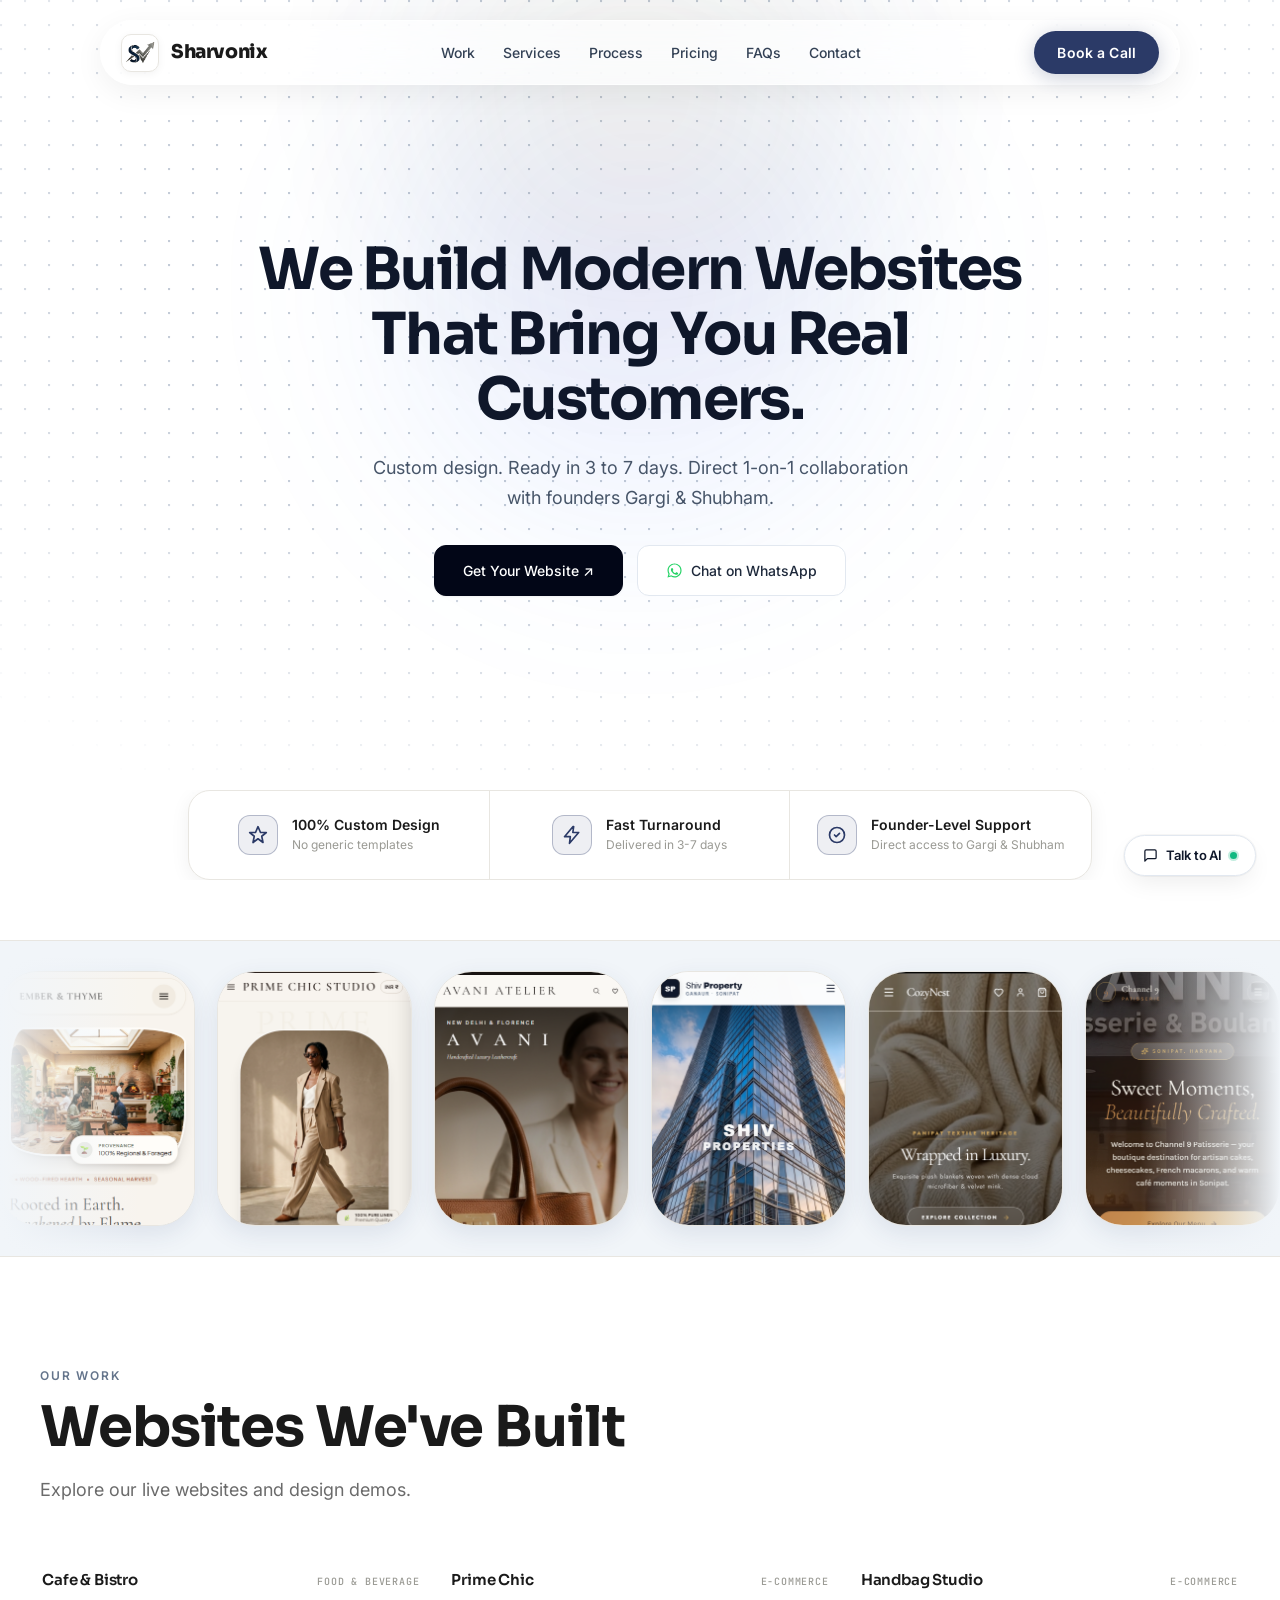
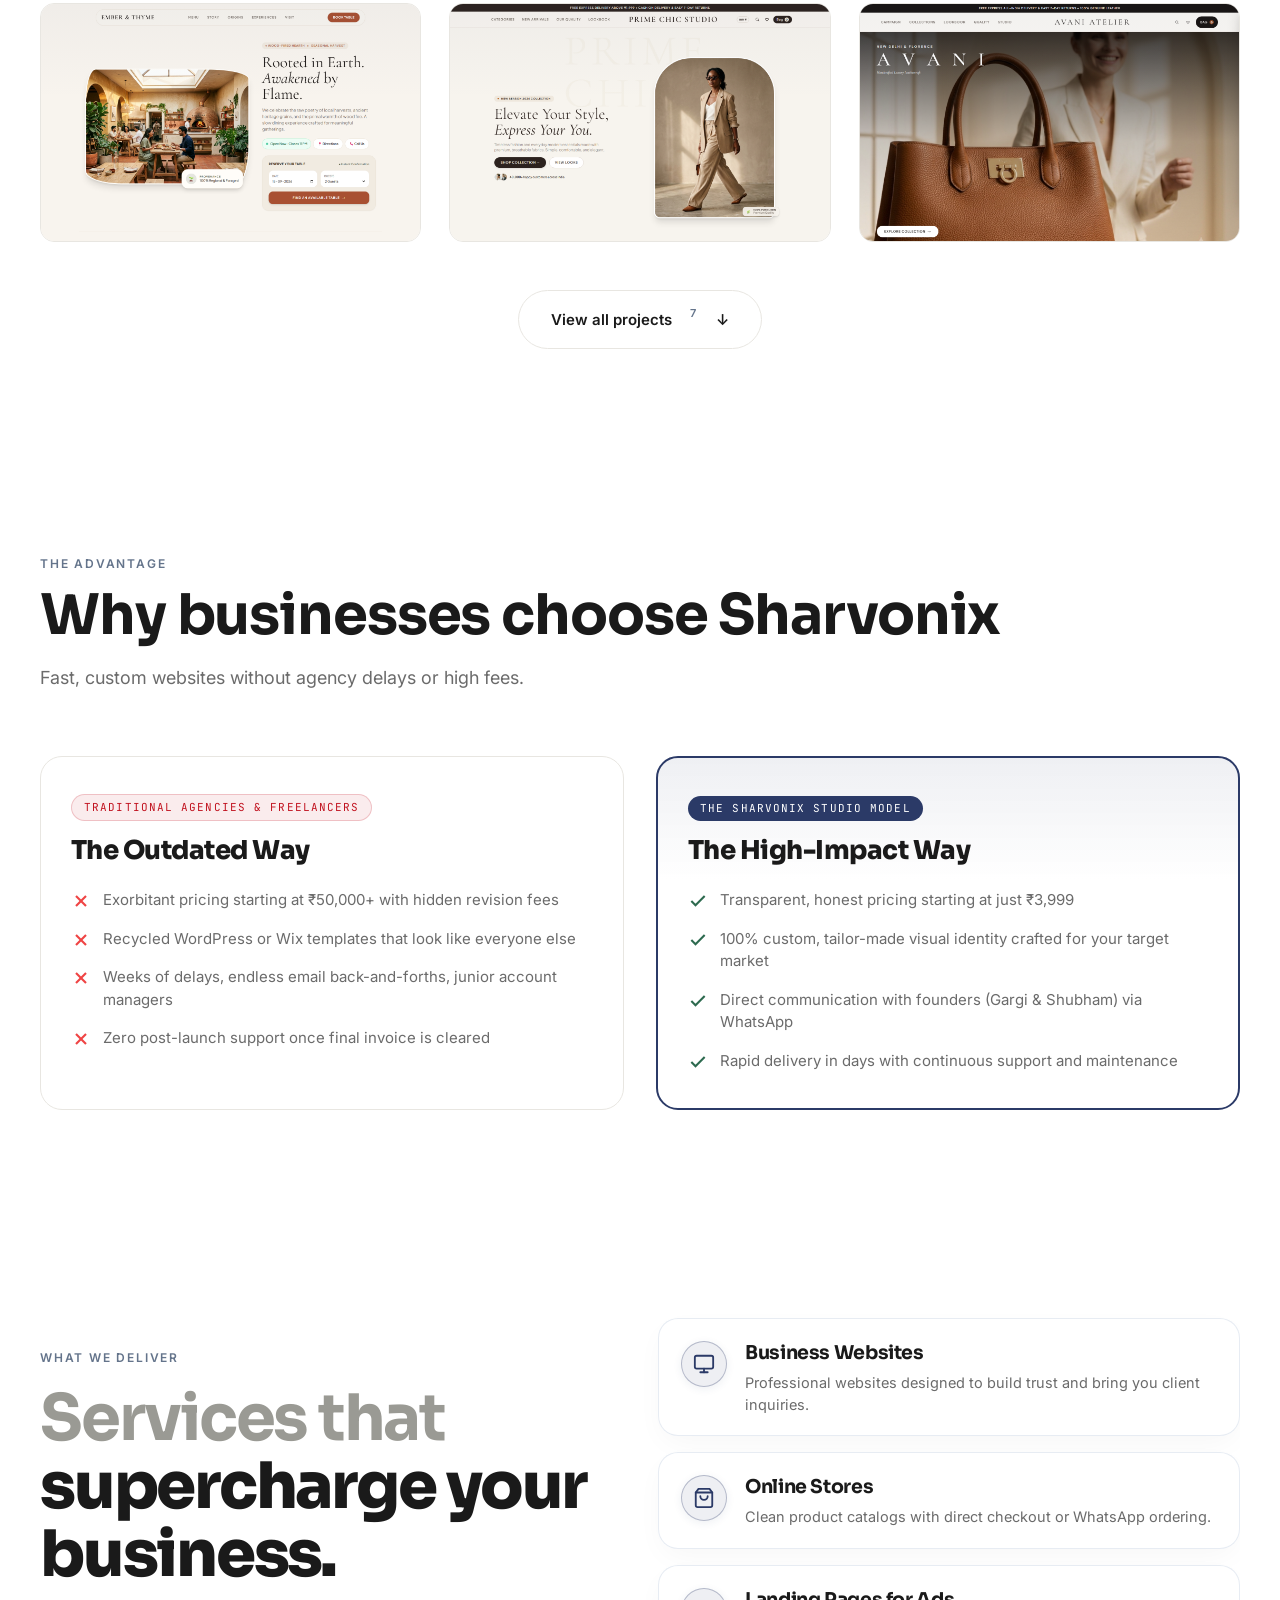
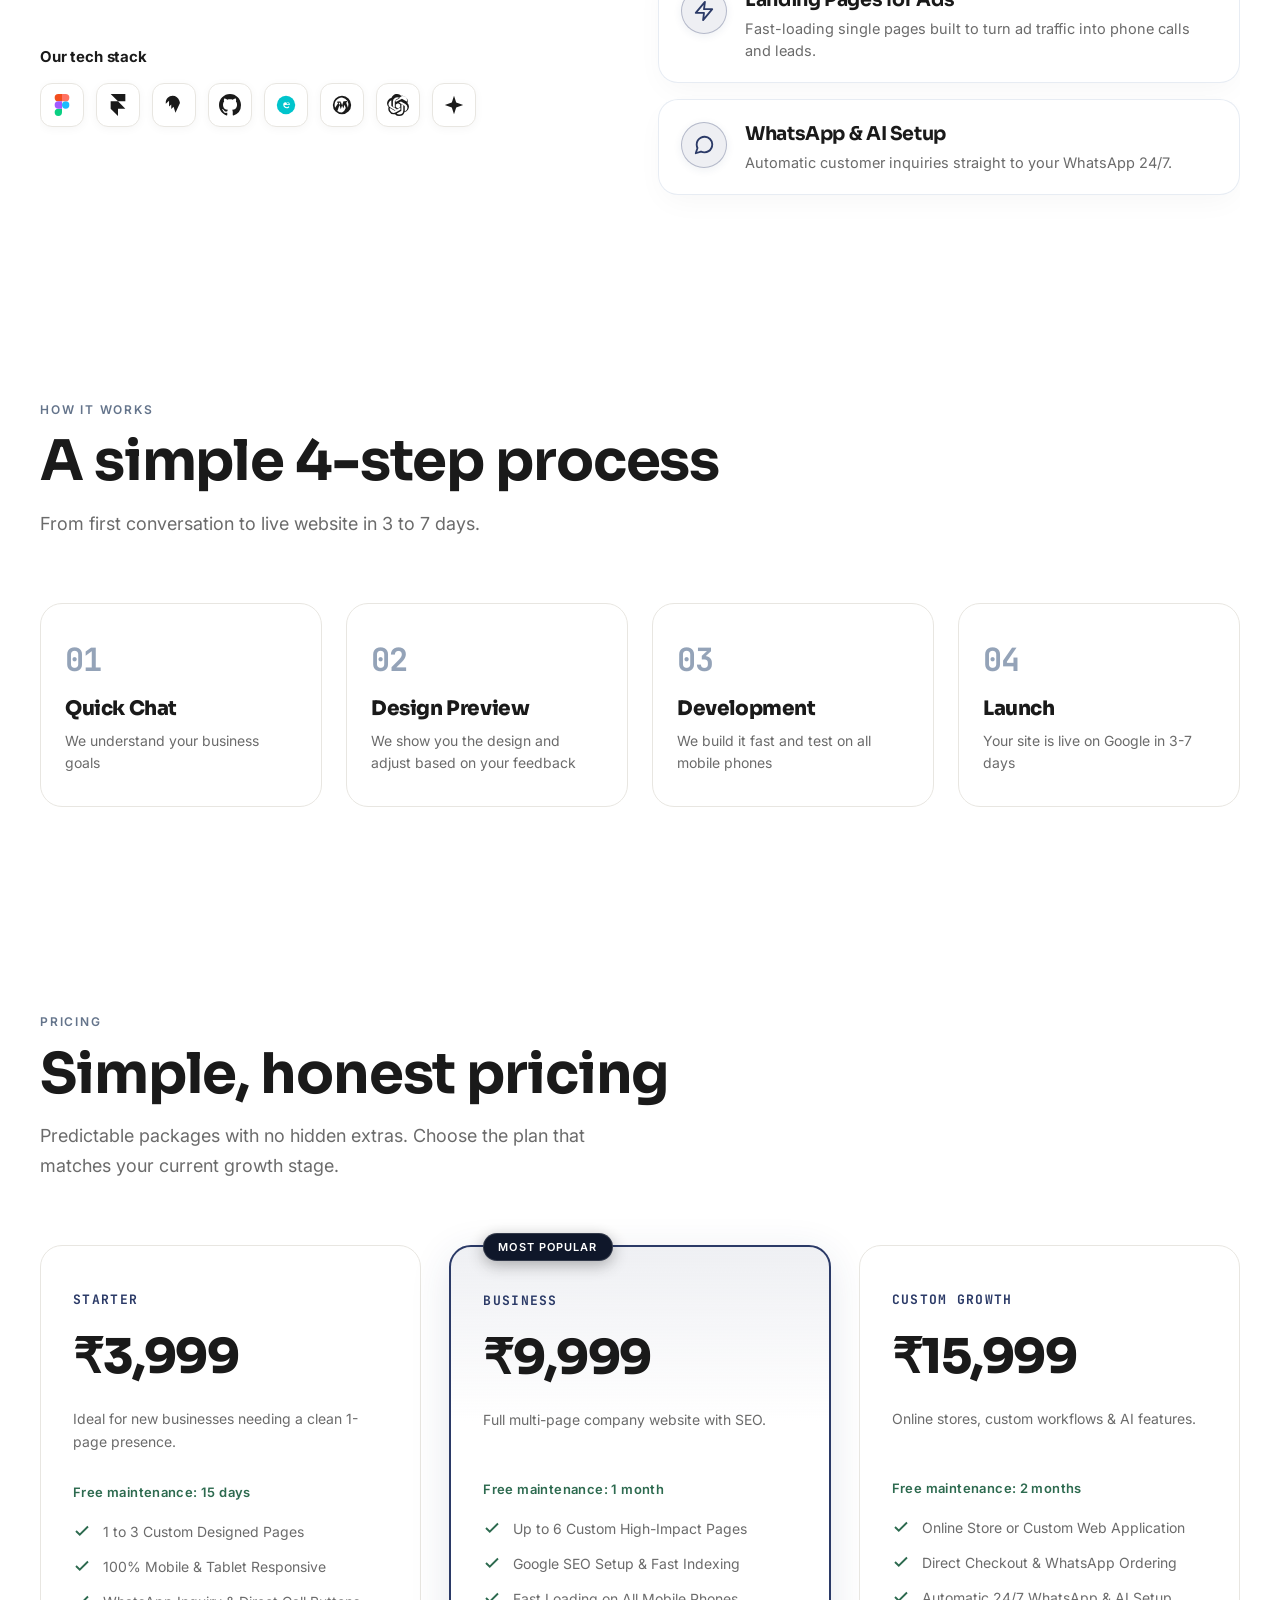
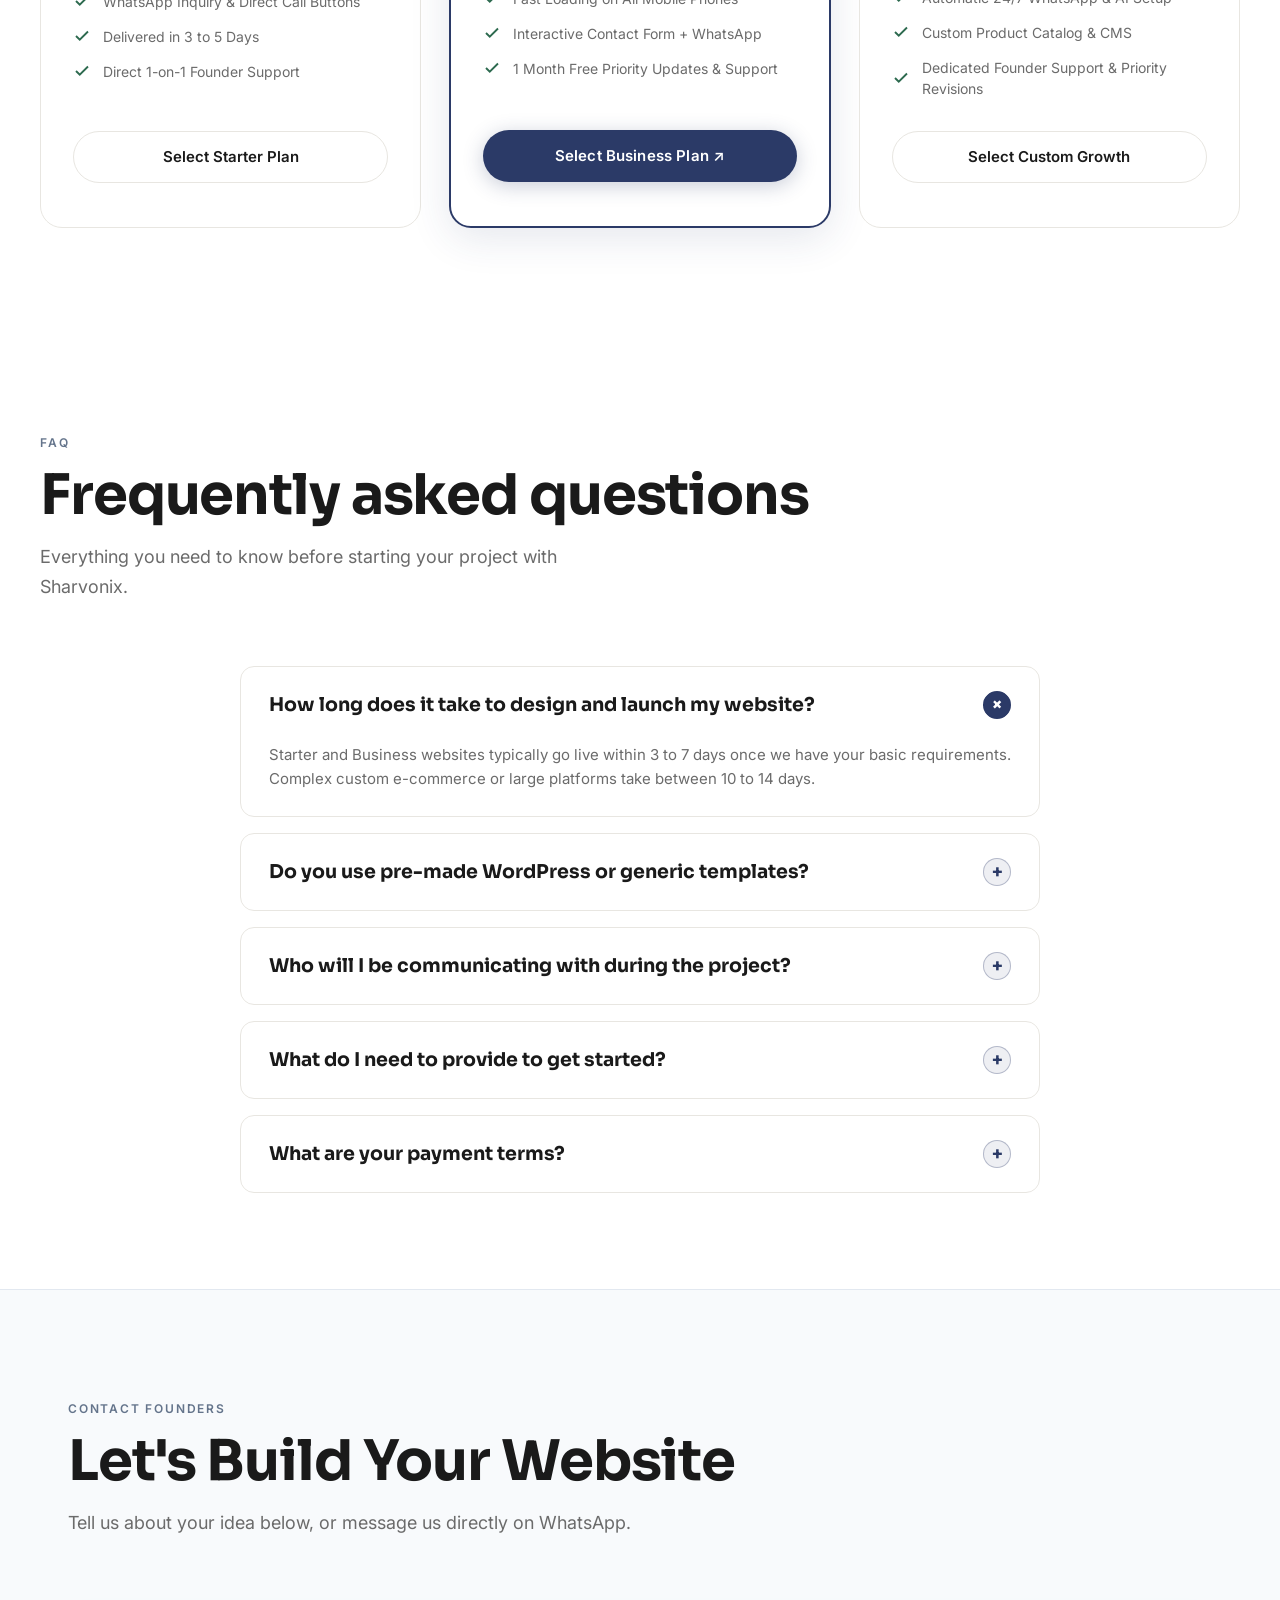
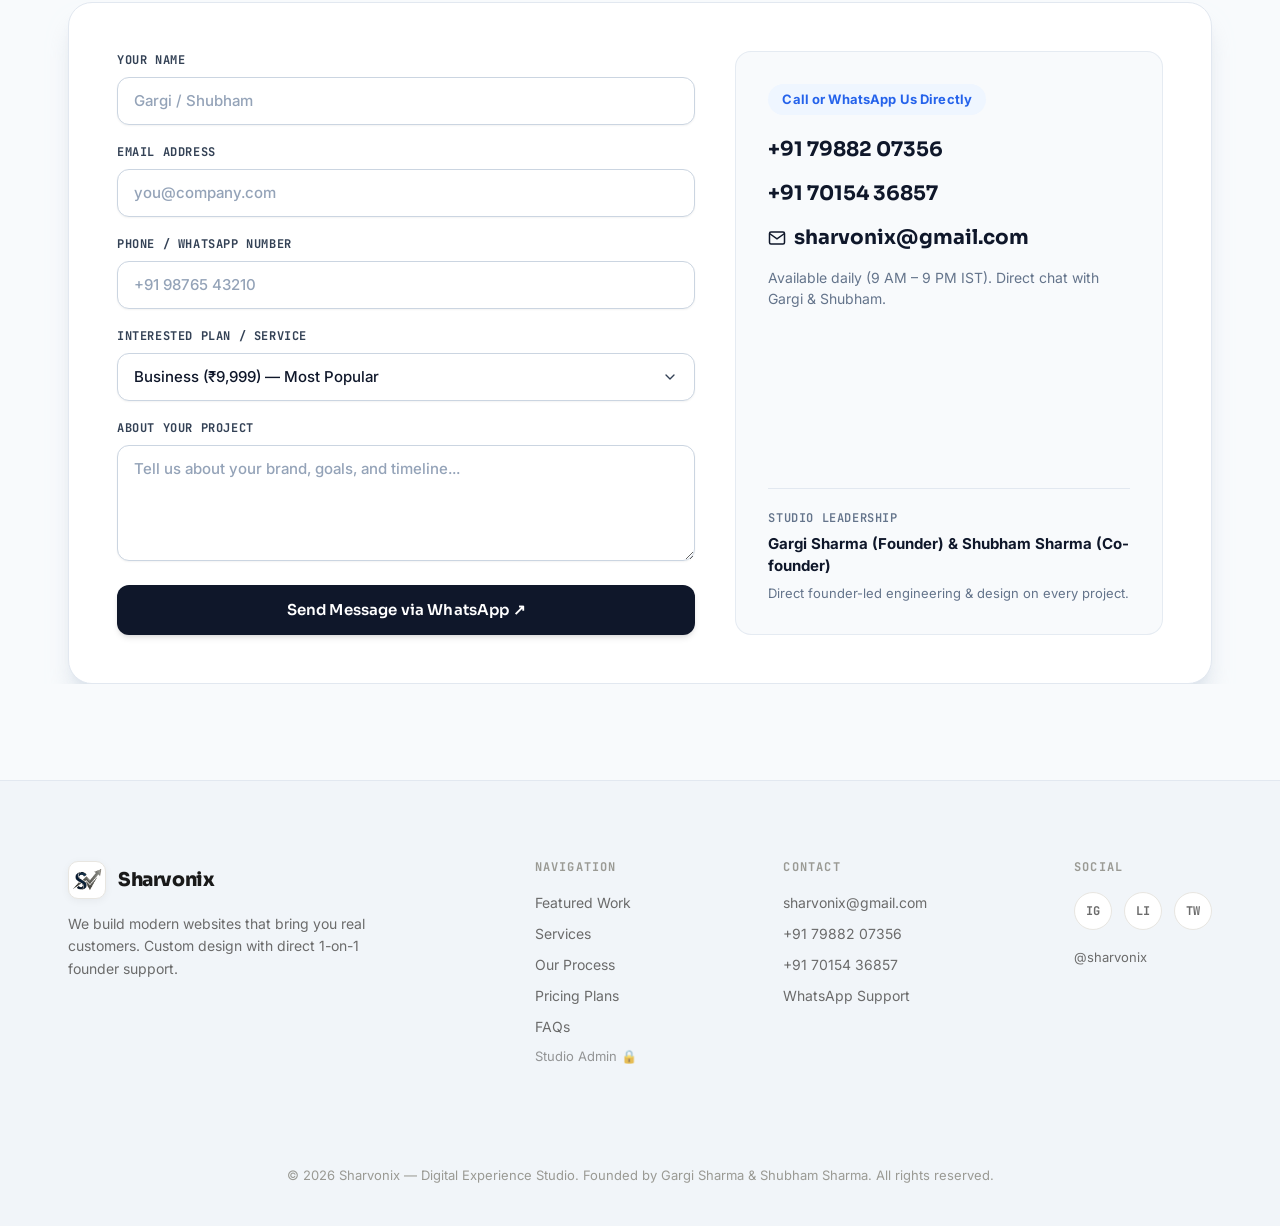
<file: index.html>
<!DOCTYPE html>
<html lang="en">

<head>
  <meta charset="UTF-8">
  <meta name="viewport" content="width=device-width, initial-scale=1.0">
  <title>Sharvonix — Digital Experience Studio | High-Converting Websites</title>
  <link rel="icon" type="image/png" href="favicon.png">
  <link rel="icon" href="favicon.ico">
  <meta name="description"
    content="Sharvonix builds modern websites that bring you real customers. Custom design, ready in 3 to 7 days with direct 1-on-1 collaboration with founders Gargi &amp; Shubham. Starting from ₹3,999.">
  <link rel="preconnect" href="https://fonts.googleapis.com">
  <link rel="preconnect" href="https://fonts.gstatic.com" crossorigin>
  <link
    href="https://fonts.googleapis.com/css2?family=Sora:wght@400;500;600;700;800;900&family=Inter:wght@300;400;500;600;700;800&family=JetBrains+Mono:wght@400;500;600;700&display=swap"
    rel="stylesheet">

  <style>
    :root {
      /* ── Light & Premium Porcelain Theme (Linear/Stripe aesthetic) ── */
      --bg-dark: #FAFBFD;
      --bg-surface: #FFFFFF;
      --bg-card: #FFFFFF;
      --bg-card-hover: #F8FAFC;
      --bg-alt: #F1F5F9;

      --text-primary: #1A1A1A;
      --text-secondary: #6B6B6B;
      --text-muted: #9A9A94;

      /* Accent: Deep Navy + Soft Gold */
      --accent-purple: #2B3A67;
      --accent-purple-glow: rgba(43, 58, 103, 0.25);
      --accent-purple-soft: rgba(43, 58, 103, 0.08);
      --accent-highlight: #D4AF37;
      --accent-highlight-soft: rgba(212, 175, 55, 0.15);
      --accent-green: #2D6A4F;
      --accent-green-soft: rgba(45, 106, 79, 0.12);

      --border-hairline: #E8E6E1;
      --border-card: #E8E6E1;
      --border-accent: rgba(43, 58, 103, 0.3);

      --font-heading: 'Sora', -apple-system, BlinkMacSystemFont, sans-serif;
      --font-sans: 'Inter', -apple-system, BlinkMacSystemFont, sans-serif;
      --font-mono: 'JetBrains Mono', monospace;

      --radius-sm: 8px;
      --radius-md: 14px;
      --radius-lg: 22px;
      --radius-full: 9999px;

      --container: 1200px;
      --transition: all 0.3s cubic-bezier(0.16, 1, 0.3, 1);
    }

    * {
      margin: 0;
      padding: 0;
      box-sizing: border-box;
    }

    html {
      scroll-behavior: smooth;
      background-color: var(--bg-dark);
      overflow-x: hidden;
      max-width: 100vw;
    }

    body {
      background-color: #ffffff;
      color: var(--text-primary);
      font-family: var(--font-sans);
      line-height: 1.5;
      overflow-x: hidden;
      max-width: 100vw;
      width: 100%;
      -webkit-font-smoothing: antialiased;
      transition: background-color 0.3s ease, color 0.3s ease;
    }

    /* ── Magic UI DotPattern with Glow Effect (Global Background) ── */
    .magicui-dot-container {
      position: fixed;
      inset: 0;
      width: 100vw;
      height: 100vh;
      pointer-events: none;
      z-index: 0;
      overflow: hidden;
    }

    .magicui-dot-pattern {
      position: absolute;
      inset: 0;
      width: 100%;
      height: 100%;
      opacity: 0.60;
      mask-image: radial-gradient(ellipse 80% 70% at 50% 30%, black 45%, transparent 95%);
      -webkit-mask-image: radial-gradient(ellipse 80% 70% at 50% 30%, black 45%, transparent 95%);
    }

    /* Ambient Soft Glow (Glow Effect) */
    .magicui-glow-orb {
      position: absolute;
      top: 32%;
      left: 50%;
      transform: translate(-50%, -50%);
      width: 650px;
      height: 650px;
      border-radius: 50%;
      background: radial-gradient(circle, rgba(99, 102, 241, 0.12) 0%, rgba(59, 130, 246, 0.06) 45%, transparent 75%);
      filter: blur(70px);
      animation: magicui-glow-breath 9s ease-in-out infinite alternate;
      pointer-events: none;
    }

    /* Interactive Mouse Glow */
    .magicui-glow-interactive {
      position: absolute;
      top: 0;
      left: 0;
      width: 500px;
      height: 500px;
      border-radius: 50%;
      background: radial-gradient(circle, rgba(147, 197, 253, 0.16) 0%, rgba(99, 102, 241, 0.06) 50%, transparent 70%);
      filter: blur(55px);
      transform: translate(-50%, -50%);
      pointer-events: none;
      opacity: 0;
      transition: opacity 0.4s ease;
      will-change: transform;
    }

    @keyframes magicui-glow-breath {
      0% {
        transform: translate(-50%, -50%) scale(0.92);
        opacity: 0.65;
      }
      50% {
        transform: translate(-50%, -52%) scale(1.15);
        opacity: 0.95;
      }
      100% {
        transform: translate(-50%, -48%) scale(1.0);
        opacity: 0.75;
      }
    }

    ::selection {
      background: var(--accent-purple);
      color: #FFFFFF;
    }

    /* Suppress old dark-mode theme toggle — light is now the default */
    [data-theme="light"] {
      /* kept for JS compat, same as root */
    }

    .wrap {
      max-width: var(--container);
      margin: 0 auto;
      padding: 0 28px;
      position: relative;
      z-index: 1;
      overflow-x: hidden;
      box-sizing: border-box;
      width: 100%;
    }

    /* Typography */
    h1,
    h2,
    h3,
    h4 {
      font-family: var(--font-heading);
      font-weight: 700;
      letter-spacing: -0.02em;
      line-height: 1.1;
      color: var(--text-primary);
    }

    p {
      color: var(--text-secondary);
      font-size: 16px;
      line-height: 1.65;
    }

    a {
      color: inherit;
      text-decoration: none;
    }

    /* Section Styling: pt-28 desktop padding ensures zero navbar overlap */
    .section, section[id] {
      padding: 112px 0 96px 0;
      position: relative;
      scroll-margin-top: 112px;
    }

    .section-header {
      margin-bottom: 64px;
    }

    .section-title {
      font-size: clamp(34px, 5.2vw, 56px);
      margin-top: 14px;
      margin-bottom: 16px;
    }

    .section-subtitle {
      font-size: 18px;
      color: var(--text-secondary);
      max-width: 580px;
    }

    /* Clean Minimal Section Badge */
    .badge-mono {
      display: block;
      font-family: var(--font-sans);
      font-size: 12px;
      font-weight: 600;
      letter-spacing: 0.15em;
      text-transform: uppercase;
      color: #64748b; /* text-slate-500 */
      margin-bottom: 12px; /* mb-3 */
      line-height: 1.2;
    }

    .preview-modal-badge {
      display: inline-flex;
      align-items: center;
      gap: 6px;
      font-family: var(--font-mono);
      font-size: 11px;
      color: var(--accent-purple);
      background: var(--accent-purple-soft);
      border: 1px solid var(--border-accent);
      padding: 2px 8px;
      border-radius: var(--radius-full);
    }

    .live-dot {
      width: 7px;
      height: 7px;
      border-radius: 50%;
      background-color: var(--accent-green);
      box-shadow: 0 0 10px var(--accent-green);
      animation: livePulse 2s infinite ease-in-out;
    }

    @keyframes livePulse {

      0%,
      100% {
        opacity: 1;
        transform: scale(1);
      }

      50% {
        opacity: 0.4;
        transform: scale(0.85);
      }
    }

    /* Buttons */
    .btn {
      display: inline-flex;
      align-items: center;
      justify-content: center;
      gap: 10px;
      padding: 14px 28px;
      border-radius: var(--radius-full);
      font-size: 15px;
      font-weight: 600;
      cursor: pointer;
      border: 1px solid transparent;
      transition: var(--transition);
      font-family: var(--font-sans);
    }

    .btn-primary {
      background: var(--accent-purple);
      color: #FFFFFF;
      box-shadow: 0 4px 20px var(--accent-purple-glow);
      letter-spacing: 0.01em;
    }

    .btn-primary:hover {
      transform: translateY(-2px);
      box-shadow: 0 8px 30px rgba(43, 58, 103, 0.35);
      background: #1E2B52;
    }

    .btn-outline {
      background: var(--bg-surface);
      border: 1.5px solid var(--border-card);
      color: var(--text-primary);
    }

    .btn-outline:hover {
      border-color: var(--accent-purple);
      color: var(--accent-purple);
      transform: translateY(-2px);
      background: var(--accent-purple-soft);
    }

    /* NAVBAR (Floating Pill style) */
    nav.navbar {
      position: fixed;
      top: 20px;
      left: 50%;
      transform: translateX(-50%);
      width: calc(100% - 40px);
      max-width: 1080px;
      background: rgba(255, 255, 255, 0.72);
      backdrop-filter: blur(20px) saturate(190%);
      -webkit-backdrop-filter: blur(20px) saturate(190%);
      border: 1px solid rgba(255, 255, 255, 0.60);
      border-radius: var(--radius-full);
      padding: 10px 20px;
      display: flex;
      align-items: center;
      justify-content: space-between;
      z-index: 1000;
      box-shadow: 0 8px 30px rgba(0, 0, 0, 0.06);
      transition: var(--transition);
    }

    .nav-brand {
      display: flex;
      align-items: center;
      gap: 12px;
    }

    .brand-logo-wrap {
      width: 38px;
      height: 38px;
      border-radius: 10px;
      background: #FFFFFF;
      border: 1px solid var(--border-hairline);
      display: flex;
      align-items: center;
      justify-content: center;
      box-shadow: 0 2px 8px rgba(0, 0, 0, 0.05);
      overflow: hidden;
      padding: 3px;
      flex-shrink: 0;
    }

    .brand-logo-img {
      width: 100%;
      height: 100%;
      object-fit: contain;
      display: block;
    }

    .brand-text {
      font-family: var(--font-heading);
      font-weight: 800;
      font-size: 19px;
      letter-spacing: -0.02em;
      color: var(--text-primary);
    }

    .nav-links {
      display: flex;
      align-items: center;
      gap: 28px;
      font-size: 14px;
      font-weight: 500;
      color: #334155; /* text-slate-700 */
    }

    .nav-links a {
      transition: color 0.2s ease;
    }

    .nav-links a:hover {
      color: var(--text-primary);
    }

    .nav-right {
      display: flex;
      align-items: center;
      gap: 12px;
    }

    .mobile-toggle-btn {
      display: none;
      width: 38px;
      height: 38px;
      border-radius: 50%;
      border: 1px solid var(--border-hairline);
      background: var(--bg-card);
      color: var(--text-primary);
      align-items: center;
      justify-content: center;
      cursor: pointer;
    }

    @media (max-width: 860px) {

      .nav-links,
      .nav-cta-btn {
        display: none;
      }

      .mobile-toggle-btn {
        display: flex;
      }
    }

    /* Mobile Drawer Menu: backdrop-blur-md bg-black/90 */
    .mobile-menu-drawer {
      position: fixed;
      top: 80px;
      left: 16px;
      right: 16px;
      background: rgba(0, 0, 0, 0.90);
      border: 1px solid rgba(255, 255, 255, 0.12);
      backdrop-filter: blur(16px);
      -webkit-backdrop-filter: blur(16px);
      border-radius: var(--radius-lg);
      padding: 24px;
      display: none;
      flex-direction: column;
      gap: 14px;
      z-index: 1001;
      box-shadow: 0 24px 50px rgba(0, 0, 0, 0.75);
      max-height: calc(100vh - 100px);
      overflow-y: auto;
      -webkit-overflow-scrolling: touch;
    }

    .mobile-menu-drawer.open {
      display: flex;
    }

    .mobile-menu-drawer a {
      font-size: 16px;
      font-weight: 600;
      padding: 12px 0;
      color: #FFFFFF;
      border-bottom: 1px solid rgba(255, 255, 255, 0.08);
      text-decoration: none;
      display: flex;
      justify-content: space-between;
      align-items: center;
      transition: color 0.2s ease, padding-left 0.2s ease;
    }

    .mobile-menu-drawer a:hover {
      color: #D4AF37;
      padding-left: 4px;
    }

    /* HERO SECTION */
    .hero-section {
      min-height: 90vh;
      display: flex;
      flex-direction: column;
      justify-content: center;
      padding-top: 160px; /* pt-32 breathing room below navbar */
      padding-bottom: 80px;
      position: relative;
      overflow: hidden;
    }

    .hero-ambient-glow {
      position: absolute;
      top: -160px;
      left: 50%;
      transform: translateX(-50%);
      width: 700px;
      height: 500px;
      background: radial-gradient(circle, rgba(212, 175, 55, 0.12) 0%, rgba(43, 58, 103, 0.07) 50%, transparent 70%);
      filter: blur(80px);
      opacity: 0.8;
      pointer-events: none;
      z-index: 0;
    }

    /* hero-content always above global dot pattern */
    .hero-content {
      max-width: 960px;
      margin: 0 auto;
      text-align: center;
      position: relative;
      z-index: 1;
    }

    .hero-badge-wrap {
      display: flex;
      align-items: center;
      justify-content: center;
      margin-bottom: 20px;
    }

    .hero-status-badge {
      display: inline-flex;
      align-items: center;
      gap: 8px;
      padding: 6px 14px;
      border-radius: 9999px;
      font-size: 12px;
      font-weight: 500;
      color: #334155; /* text-slate-700 */
      background: rgba(241, 245, 249, 0.85); /* bg-slate-100/80 */
      border: 1px solid rgba(226, 232, 240, 0.85); /* border border-slate-200/80 */
      box-shadow: 0 1px 2px rgba(0, 0, 0, 0.04);
      letter-spacing: -0.01em;
      transition: all 0.2s ease;
      cursor: default;
    }

    .hero-status-badge:hover {
      background: #F1F5F9;
      border-color: #CBD5E1;
    }

    .hero-status-badge .live-dot {
      width: 6px; /* h-1.5 w-1.5 */
      height: 6px;
      border-radius: 50%;
      background-color: #10B981; /* bg-emerald-500 */
      flex-shrink: 0;
      box-shadow: 0 0 0 2px rgba(16, 185, 129, 0.2);
    }

    .hero-headline {
      font-family: var(--font-heading);
      font-size: clamp(34px, 5vw, 58px); /* text-4xl sm:text-6xl */
      font-weight: 700; /* font-bold */
      line-height: 1.12; /* leading-[1.12] */
      letter-spacing: -0.03em; /* tracking-tight */
      color: #0F172A; /* text-slate-900 */
      margin: 0 auto;
      max-width: 860px;
    }

    .hero-subhead {
      font-family: var(--font-sans);
      font-size: clamp(15px, 2vw, 18px); /* text-base sm:text-lg */
      color: #475569; /* text-slate-600 */
      font-weight: 400; /* font-normal */
      line-height: 1.65; /* leading-relaxed */
      max-width: 560px; /* max-w-xl */
      margin: 20px auto 0; /* mt-5 */
    }

    .hero-cta-group {
      display: flex;
      align-items: center;
      justify-content: center;
      gap: 14px; /* gap-3.5 */
      flex-wrap: wrap;
      margin-top: 32px; /* mt-8 */
      margin-bottom: 56px;
    }

    .hero-btn-primary {
      display: inline-flex;
      align-items: center;
      justify-content: center;
      gap: 8px;
      background: #020617; /* bg-slate-950 */
      color: #FFFFFF;
      font-family: var(--font-sans);
      font-size: 14px; /* text-sm */
      font-weight: 500; /* font-medium */
      padding: 14px 28px; /* py-3.5 px-7 */
      border-radius: 12px; /* rounded-xl */
      border: 1px solid #020617;
      box-shadow: 0 1px 2px rgba(0, 0, 0, 0.05); /* shadow-sm */
      transition: all 0.2s cubic-bezier(0.16, 1, 0.3, 1);
      text-decoration: none;
      text-align: center;
      cursor: pointer;
    }

    .hero-btn-primary:hover {
      background: #1E293B; /* hover:bg-slate-800 */
      border-color: #1E293B;
      color: #FFFFFF;
      transform: translateY(-1px);
      box-shadow: 0 4px 14px rgba(2, 6, 23, 0.15);
    }

    .hero-btn-secondary {
      display: inline-flex;
      align-items: center;
      justify-content: center;
      gap: 8px;
      background: #FFFFFF; /* bg-white */
      color: #1E293B; /* text-slate-800 */
      border: 1px solid #E2E8F0; /* border border-slate-200 */
      font-family: var(--font-sans);
      font-size: 14px; /* text-sm */
      font-weight: 500; /* font-medium */
      padding: 14px 28px; /* py-3.5 px-7 */
      border-radius: 12px; /* rounded-xl */
      transition: all 0.2s cubic-bezier(0.16, 1, 0.3, 1);
      text-decoration: none;
      text-align: center;
      cursor: pointer;
    }

    .hero-btn-secondary:hover {
      background: #F8FAFC; /* hover:bg-slate-50 */
      border-color: #CBD5E1;
      color: #0F172A;
      transform: translateY(-1px);
    }

    /* Stats / Value Highlights Strip Section */
    .hero-stats-section {
      max-width: 960px;
      margin: -20px auto 60px;
      position: relative;
      z-index: 2;
    }

    .hero-stats-strip {
      display: grid;
      grid-template-columns: repeat(3, 1fr);
      background: var(--bg-surface);
      border: 1px solid var(--border-card);
      border-radius: var(--radius-lg);
      overflow: hidden;
      box-shadow: 0 4px 20px rgba(0, 0, 0, 0.06);
    }

    @media (max-width: 768px) {
      .hero-stats-strip {
        grid-template-columns: 1fr;
      }
    }

    .stat-block {
      padding: 24px 20px;
      display: flex;
      align-items: center;
      justify-content: center;
      gap: 14px;
      border-right: 1px solid var(--border-hairline);
    }

    .stat-block:last-child {
      border-right: none;
    }

    @media (max-width: 768px) {
      .stat-block {
        border-right: none;
        border-bottom: 1px solid var(--border-hairline);
      }

      .stat-block:last-child {
        border-bottom: none;
      }
    }

    .stat-icon-wrap {
      width: 40px;
      height: 40px;
      border-radius: 12px;
      background: var(--accent-purple-soft);
      border: 1px solid var(--border-accent);
      display: flex;
      align-items: center;
      justify-content: center;
      color: var(--accent-purple);
      flex-shrink: 0;
    }

    .stat-icon-wrap svg {
      width: 20px;
      height: 20px;
      stroke: var(--accent-purple);
    }

    .stat-icon-wrap.gold {
      background: var(--accent-highlight-soft);
      border-color: rgba(212, 175, 55, 0.3);
      color: var(--accent-highlight);
    }

    .stat-icon-wrap.gold svg {
      stroke: var(--accent-highlight);
    }

    .stat-info-text {
      font-size: 14px;
      font-weight: 600;
      color: var(--text-primary);
      text-align: left;
      line-height: 1.35;
    }

    /* ── Website Showcase: Wide Clean Screenshot Cards Slider ── */
    .showcase-slider-wrapper {
      position: relative;
      padding: 30px 0;
      overflow: hidden;
      background: var(--bg-alt);
      border-top: 1px solid var(--border-hairline);
      border-bottom: 1px solid var(--border-hairline);
    }

    /* Fade edges */
    .showcase-slider-wrapper::before,
    .showcase-slider-wrapper::after {
      content: "";
      position: absolute;
      top: 0;
      bottom: 0;
      width: 140px;
      z-index: 6;
      pointer-events: none;
    }

    .showcase-slider-wrapper::before {
      left: 0;
      background: linear-gradient(90deg, var(--bg-alt) 0%, transparent 100%);
    }

    .showcase-slider-wrapper::after {
      right: 0;
      background: linear-gradient(270deg, var(--bg-alt) 0%, transparent 100%);
    }

    .showcase-track {
      display: flex;
      gap: 22px;
      width: max-content;
      animation: showcaseScroll 36s linear infinite;
    }

    .showcase-slider-wrapper:hover .showcase-track {
      animation-play-state: paused;
    }

    @keyframes showcaseScroll {
      from {
        transform: translateX(0);
      }

      to {
        transform: translateX(-50%);
      }
    }

    /* Squircle Portrait Showcase Card (Exact reference shape: 195px x 255px with 38px rounded corners) */
    .showcase-card {
      position: relative;
      width: 195px;
      height: 255px;
      border-radius: 38px;
      overflow: hidden;
      flex-shrink: 0;
      cursor: pointer;
      border: 1.5px solid var(--border-card);
      background: var(--bg-card);
      box-shadow: 0 8px 24px rgba(43, 58, 103, 0.1);
      transition: var(--transition);
      text-decoration: none;
    }

    .showcase-card:hover {
      transform: translateY(-8px) scale(1.03);
      box-shadow: 0 18px 42px rgba(43, 58, 103, 0.22);
      border-color: var(--accent-purple);
    }

    /* Screenshot image */
    .showcase-card img {
      width: 100%;
      height: 100%;
      object-fit: cover;
      object-position: top;
      transition: transform 0.5s cubic-bezier(0.16, 1, 0.3, 1);
      display: block;
    }

    .showcase-card:hover img {
      transform: scale(1.05);
    }

    /* Top-right arrow badge */
    .showcase-card-arrow {
      position: absolute;
      top: 12px;
      right: 12px;
      width: 30px;
      height: 30px;
      border-radius: 50%;
      background: var(--accent-highlight);
      color: #1A1A1A;
      display: flex;
      align-items: center;
      justify-content: center;
      font-size: 13px;
      font-weight: 700;
      opacity: 0;
      transform: scale(0.6);
      transition: var(--transition);
      box-shadow: 0 2px 8px rgba(212, 175, 55, 0.4);
      z-index: 5;
    }

    .showcase-card:hover .showcase-card-arrow {
      opacity: 1;
      transform: scale(1);
    }

    /* Placeholder card when no image */
    .showcase-card-placeholder {
      width: 100%;
      height: 100%;
      display: flex;
      flex-direction: column;
      align-items: center;
      justify-content: center;
      gap: 10px;
      background: linear-gradient(135deg, var(--bg-card), var(--bg-alt));
      color: var(--text-muted);
    }

    .showcase-card-placeholder svg {
      width: 32px;
      height: 32px;
      stroke: var(--border-accent);
      opacity: 0.4;
    }

    .showcase-card-placeholder span {
      font-family: var(--font-mono);
      font-size: 10px;
      letter-spacing: 0.1em;
      text-transform: uppercase;
    }

    /* ── Project Grid: equal 3-col, name above card ── */
    .projects-grid {
      display: grid;
      grid-template-columns: repeat(3, 1fr);
      gap: 28px;
    }

    @media (max-width: 900px) {
      .projects-grid {
        grid-template-columns: repeat(2, 1fr);
      }
    }

    @media (max-width: 560px) {
      .projects-grid {
        grid-template-columns: 1fr;
      }
    }

    /* Wrapper: label on top, card below */
    .project-item {
      display: flex;
      flex-direction: column;
      gap: 12px;
    }

    /* Label row above card */
    .project-label-row {
      display: flex;
      align-items: baseline;
      justify-content: space-between;
      padding: 0 2px;
    }

    .project-sample-name {
      font-family: var(--font-heading);
      font-size: 15px;
      font-weight: 600;
      color: var(--text-primary);
      letter-spacing: -0.01em;
    }

    .project-sample-tag {
      font-family: var(--font-mono);
      font-size: 10px;
      font-weight: 500;
      letter-spacing: 0.08em;
      text-transform: uppercase;
      color: var(--text-muted);
    }

    /* The image card itself */
    .project-card {
      position: relative;
      border-radius: var(--radius-md);
      overflow: hidden;
      cursor: pointer;
      background: var(--bg-card);
      border: 1px solid var(--border-card);
      aspect-ratio: 16 / 10;
      transition: all 0.3s cubic-bezier(0.16, 1, 0.3, 1);
    }

    .project-card:hover {
      box-shadow: 0 10px 25px -5px rgba(0, 0, 0, 0.1), 0 8px 10px -6px rgba(0, 0, 0, 0.1);
      transform: translateY(-4px);
      border-color: #cbd5e1;
    }

    /* Full-bleed image fills the card */
    .project-card-img {
      position: absolute;
      inset: 0;
      width: 100%;
      height: 100%;
      object-fit: cover;
      object-position: top;
      transition: transform 0.5s cubic-bezier(0.16, 1, 0.3, 1);
    }

    .project-card:hover .project-card-img {
      transform: scale(1.04);
    }

    /* Light scrim at top so image doesn't feel raw */
    .project-card::after {
      content: '';
      position: absolute;
      inset: 0;
      background: linear-gradient(180deg, rgba(43, 58, 103, 0.04) 0%, transparent 40%);
      pointer-events: none;
    }

    /* Arrow badge top-right on hover */
    .project-arrow-badge {
      position: absolute;
      top: 12px;
      right: 12px;
      width: 32px;
      height: 32px;
      border-radius: 50%;
      background: var(--accent-highlight);
      color: #1A1A1A;
      display: flex;
      align-items: center;
      justify-content: center;
      font-size: 14px;
      font-weight: 700;
      z-index: 3;
      opacity: 0;
      transform: scale(0.6);
      transition: var(--transition);
      box-shadow: 0 4px 12px rgba(212, 175, 55, 0.35);
    }

    .project-card:hover .project-arrow-badge {
      opacity: 1;
      transform: scale(1);
    }

    /* Placeholder when no image */
    .project-card-placeholder {
      position: absolute;
      inset: 0;
      display: flex;
      flex-direction: column;
      align-items: center;
      justify-content: center;
      gap: 10px;
      background: linear-gradient(135deg, var(--bg-card), var(--bg-alt));
      color: var(--text-muted);
    }

    .project-card-placeholder svg {
      width: 30px;
      height: 30px;
      stroke: var(--border-accent);
      opacity: 0.4;
    }

    .project-card-placeholder span {
      font-family: var(--font-mono);
      font-size: 10px;
      letter-spacing: 0.1em;
      text-transform: uppercase;
    }

    /* removed old overlay/info/num-badge/tag/title inside-card styles */

    /* COMPARISON: OLD WAY VS SHARVONIX WAY (Hexin Style) */
    .comparison-container {
      display: grid;
      grid-template-columns: 1fr 1fr;
      gap: 32px;
      margin-top: 20px;
    }

    @media (max-width: 860px) {
      .comparison-container {
        grid-template-columns: 1fr;
      }
    }

    .comp-card {
      background: var(--bg-card);
      border: 1px solid var(--border-card);
      border-radius: var(--radius-lg);
      padding: 36px 30px;
      position: relative;
    }

    .comp-card.highlight {
      border: 2px solid var(--accent-purple);
      background: linear-gradient(180deg, var(--accent-purple-soft) 0%, var(--bg-card) 35%);
    }

    .comp-card-badge {
      font-family: var(--font-mono);
      font-size: 11px;
      text-transform: uppercase;
      letter-spacing: 0.1em;
      margin-bottom: 16px;
      display: inline-block;
      padding: 4px 12px;
      border-radius: var(--radius-full);
    }

    .comp-card.traditional .comp-card-badge {
      background: rgba(193, 18, 31, 0.08);
      color: #C1121F;
      border: 1px solid rgba(193, 18, 31, 0.2);
    }

    .comp-card.highlight .comp-card-badge {
      background: var(--accent-purple);
      color: #FFFFFF;
    }

    .comp-title {
      font-size: 26px;
      font-weight: 800;
      margin-bottom: 24px;
    }

    .comp-list {
      list-style: none;
      display: flex;
      flex-direction: column;
      gap: 16px;
    }

    .comp-list li {
      display: flex;
      align-items: flex-start;
      gap: 12px;
      font-size: 15px;
      color: var(--text-secondary);
      line-height: 1.5;
    }

    .comp-list li svg {
      width: 20px;
      height: 20px;
      flex-shrink: 0;
      margin-top: 2px;
    }

    .comp-card.traditional .comp-list li svg {
      stroke: #EF4444;
    }

    .comp-card.highlight .comp-list li svg {
      stroke: var(--accent-green);
    }

    /* SERVICES SECTION (Hexin Style 2-Column Layout) */
    .services-split-layout {
      display: grid;
      grid-template-columns: 1fr 1.05fr;
      gap: 64px;
      align-items: center;
    }

    @media (max-width: 900px) {
      .services-split-layout {
        grid-template-columns: 1fr;
        gap: 48px;
      }
    }

    .services-left-col {
      display: flex;
      flex-direction: column;
    }

    .services-big-heading {
      font-size: clamp(38px, 5.2vw, 64px);
      font-weight: 800;
      line-height: 1.06;
      letter-spacing: -0.035em;
      margin-bottom: 48px;
    }

    .services-big-heading .muted-part {
      color: var(--text-muted);
      font-weight: 700;
    }

    .tech-stack-wrap {
      margin-top: 10px;
      margin-bottom: 36px;
    }

    .tech-stack-title {
      font-size: 15px;
      font-weight: 700;
      color: var(--text-primary);
      margin-bottom: 14px;
      letter-spacing: -0.01em;
    }

    .tech-stack-icons-row {
      display: flex;
      align-items: center;
      gap: 12px;
      flex-wrap: wrap;
    }

    .tech-icon-card {
      width: 44px;
      height: 44px;
      border-radius: 12px;
      background: var(--bg-card);
      border: 1px solid var(--border-card);
      display: flex;
      align-items: center;
      justify-content: center;
      box-shadow: 0 2px 10px rgba(0, 0, 0, 0.04);
      transition: var(--transition);
    }

    .tech-icon-card:hover {
      transform: translateY(-3px);
      border-color: var(--accent-purple);
      box-shadow: 0 6px 18px var(--accent-purple-glow);
    }

    .tech-icon-card svg {
      width: 22px;
      height: 22px;
      fill: currentColor;
      color: var(--text-primary);
    }

    /* Speak to us widget */
    .speak-widget-pill {
      display: inline-flex;
      align-items: center;
      gap: 18px;
      background: var(--bg-surface);
      border: 1px solid var(--border-card);
      border-radius: var(--radius-full);
      padding: 10px 14px 10px 22px;
      width: fit-content;
      box-shadow: 0 8px 24px rgba(0, 0, 0, 0.2);
      transition: var(--transition);
    }

    .speak-widget-pill:hover {
      border-color: var(--border-accent);
      transform: translateY(-2px);
    }

    .speak-widget-text .speak-main {
      font-size: 14px;
      font-weight: 700;
      color: var(--text-primary);
      line-height: 1.2;
    }

    .speak-widget-text .speak-sub {
      font-size: 12px;
      color: var(--text-muted);
    }

    .speak-actions-btns {
      display: flex;
      align-items: center;
      gap: 8px;
    }

    .speak-act-circle {
      width: 36px;
      height: 36px;
      border-radius: 50%;
      background: var(--accent-purple);
      border: 1px solid var(--accent-purple);
      color: #FFFFFF;
      display: flex;
      align-items: center;
      justify-content: center;
      cursor: pointer;
      transition: var(--transition);
    }

    .speak-act-circle:hover {
      background: #1E2B52;
      border-color: #1E2B52;
      transform: scale(1.08);
    }

    .speak-act-circle svg {
      width: 17px;
      height: 17px;
      fill: currentColor;
    }

    /* Services Right List / Service Cards */
    .services-timeline-list {
      display: flex;
      flex-direction: column;
      gap: 16px;
      position: relative;
    }

    .service-card {
      display: flex;
      align-items: flex-start;
      gap: 18px;
      padding: 20px 22px;
      border-radius: 20px;
      background: rgba(255, 255, 255, 0.82);
      backdrop-filter: blur(12px);
      -webkit-backdrop-filter: blur(12px);
      border: 1px solid rgba(226, 232, 240, 0.80);
      box-shadow:
        inset 0 1px 0 0 rgba(255, 255, 255, 0.9),
        0 10px 30px -5px rgba(0, 0, 0, 0.04);
      transition: all 0.3s cubic-bezier(0.16, 1, 0.3, 1);
      cursor: default;
    }

    .service-card:hover {
      background: #FFFFFF;
      border-color: #cbd5e1;
      transform: translateY(-4px);
      box-shadow: 0 10px 25px -5px rgba(0, 0, 0, 0.1), 0 8px 10px -6px rgba(0, 0, 0, 0.1);
    }

    .service-card .service-circle-icon {
      width: 46px;
      height: 46px;
      border-radius: 50%;
      background: var(--accent-purple-soft);
      border: 1.5px solid var(--border-accent);
      display: flex;
      align-items: center;
      justify-content: center;
      color: var(--accent-purple);
      flex-shrink: 0;
      box-shadow: 0 2px 8px rgba(43, 58, 103, 0.08);
      transition: var(--transition);
      margin-top: 2px;
    }

    .service-card:hover .service-circle-icon {
      background: var(--accent-purple);
      border-color: var(--accent-purple);
      color: #FFFFFF;
      box-shadow: 0 4px 16px var(--accent-purple-glow);
      transform: scale(1.06);
    }

    .service-card .service-circle-icon svg {
      width: 22px;
      height: 22px;
      stroke: currentColor;
    }

    .service-card-info {
      display: flex;
      flex-direction: column;
      gap: 4px;
    }

    .service-card-title {
      font-family: var(--font-heading);
      font-size: 19px;
      font-weight: 700;
      letter-spacing: -0.02em;
      color: var(--text-primary);
    }

    .service-card-desc {
      font-size: 14.5px;
      color: var(--text-secondary);
      line-height: 1.5;
      margin: 0;
    }

    .service-timeline-row {
      display: flex;
      align-items: center;
      gap: 20px;
      padding: 12px 18px;
      border-radius: var(--radius-md);
      background: transparent;
      transition: var(--transition);
      cursor: default;
    }

    .service-timeline-row:hover {
      background: var(--bg-card);
      transform: translateX(8px);
    }

    .service-circle-icon {
      width: 48px;
      height: 48px;
      border-radius: 50%;
      background: var(--accent-purple-soft);
      border: 1.5px solid var(--border-accent);
      display: flex;
      align-items: center;
      justify-content: center;
      color: var(--accent-purple);
      flex-shrink: 0;
      box-shadow: 0 2px 10px rgba(43, 58, 103, 0.1);
      transition: var(--transition);
    }

    .service-timeline-row:hover .service-circle-icon {
      background: var(--accent-purple);
      border-color: var(--accent-purple);
      color: #FFFFFF;
      box-shadow: 0 4px 20px var(--accent-purple-glow);
      transform: scale(1.08);
    }

    .service-circle-icon svg {
      width: 20px;
      height: 20px;
      stroke: currentColor;
    }

    .service-row-title {
      font-family: var(--font-heading);
      font-size: clamp(20px, 2.5vw, 27px);
      font-weight: 800;
      letter-spacing: -0.025em;
      color: var(--text-primary);
    }

    /* PROCESS STEPS (01 to 04) */
    .process-track-grid {
      display: grid;
      grid-template-columns: repeat(4, 1fr);
      gap: 24px;
    }

    @media (max-width: 960px) {
      .process-track-grid {
        grid-template-columns: repeat(2, 1fr);
      }
    }

    @media (max-width: 580px) {
      .process-track-grid {
        grid-template-columns: 1fr;
      }
    }

    .process-box {
      background: var(--bg-card);
      border: 1px solid var(--border-card);
      border-radius: var(--radius-lg);
      padding: 32px 24px;
      position: relative;
      transition: var(--transition);
    }

    .process-box:hover {
      transform: translateY(-4px);
      border-color: var(--accent-purple);
      box-shadow: 0 8px 28px rgba(43, 58, 103, 0.1);
    }

    .process-num-head {
      font-family: var(--font-mono);
      font-size: 32px;
      font-weight: 700;
      color: #94a3b8; /* text-slate-400 — elegant architectural studio slate */
      letter-spacing: -0.02em;
      margin-bottom: 14px;
      transition: color 0.2s ease;
    }

    .process-box:hover .process-num-head {
      color: #1e293b; /* slate-800 on hover — subtle depth reveal */
    }

    .process-box-title {
      font-size: 20px;
      font-weight: 800;
      margin-bottom: 10px;
    }

    .process-box-desc {
      font-size: 14px;
      color: var(--text-secondary);
      line-height: 1.6;
    }

    /* PRICING SECTION */
    .mobile-pricing-tabs {
      display: none;
    }

    .pricing-carousel-dots {
      display: none;
    }

    .pricing-deck {
      display: grid;
      grid-template-columns: repeat(3, 1fr);
      gap: 28px;
      align-items: stretch;
    }

    @media (max-width: 960px) {
      .pricing-deck {
        grid-template-columns: 1fr;
      }
    }

    .pricing-box {
      background: var(--bg-card);
      border: 1px solid var(--border-card);
      border-radius: var(--radius-lg);
      padding: 44px 32px;
      display: flex;
      flex-direction: column;
      justify-content: space-between;
      height: 100%;
      position: relative;
      transition: var(--transition);
    }

    .pricing-box > div:not(.pricing-top-pill) {
      display: flex;
      flex-direction: column;
      flex-grow: 1;
    }

    .pricing-box .plan-features-list {
      flex-grow: 1;
      margin-bottom: 32px;
    }

    .pricing-box .btn {
      margin-top: auto;
      width: 100%;
    }

    .pricing-box:hover {
      transform: translateY(-6px);
      border-color: var(--accent-purple);
      box-shadow: 0 12px 36px rgba(43, 58, 103, 0.12);
    }

    .pricing-box.featured {
      border: 2px solid var(--accent-purple);
      background: linear-gradient(180deg, var(--accent-purple-soft) 0%, var(--bg-card) 30%);
      box-shadow: 0 10px 40px rgba(43, 58, 103, 0.12);
    }

    .pricing-top-pill {
      position: absolute;
      top: -14px;
      left: 32px;
      background: #0f172a; /* Dark obsidian — site's signature dark */
      color: #ffffff;
      font-family: var(--font-sans);
      font-size: 11px;
      font-weight: 600;
      letter-spacing: 0.1em;
      padding: 5px 14px;
      border-radius: var(--radius-full);
      border: 1px solid rgba(255, 255, 255, 0.15);
      text-transform: uppercase;
      box-shadow: 0 4px 16px rgba(0, 0, 0, 0.3);
    }

    .plan-tier-label {
      font-family: var(--font-mono);
      font-size: 13px;
      font-weight: 700;
      color: var(--accent-purple);
      letter-spacing: 0.1em;
      text-transform: uppercase;
      margin-bottom: 12px;
    }

    .plan-price-val {
      font-family: var(--font-heading);
      font-size: 48px;
      font-weight: 800;
      letter-spacing: -0.03em;
      margin-bottom: 14px;
    }

    .plan-desc-text {
      font-size: 14px;
      color: var(--text-secondary);
      margin-bottom: 30px;
      min-height: 42px;
    }

    .plan-features-list {
      list-style: none;
      display: flex;
      flex-direction: column;
      gap: 14px;
      margin-bottom: 36px;
    }

    .plan-features-list li {
      display: flex;
      align-items: center;
      gap: 12px;
      font-size: 14px;
      color: var(--text-secondary);
    }

    .plan-features-list li svg {
      width: 18px;
      height: 18px;
      stroke: var(--accent-green);
      flex-shrink: 0;
    }

    /* FAQS ACCORDION */
    .faqs-container {
      max-width: 800px;
      margin: 0 auto;
      display: flex;
      flex-direction: column;
      gap: 16px;
    }

    .faq-card {
      background: var(--bg-card);
      border: 1px solid var(--border-card);
      border-radius: var(--radius-md);
      overflow: hidden;
      transition: var(--transition);
    }

    .faq-question-btn {
      width: 100%;
      padding: 24px 28px;
      display: flex;
      align-items: center;
      justify-content: space-between;
      background: transparent;
      border: none;
      color: var(--text-primary);
      font-family: var(--font-heading);
      font-size: 19px;
      font-weight: 700;
      text-align: left;
      cursor: pointer;
    }

    .faq-icon-cross {
      width: 28px;
      height: 28px;
      border-radius: 50%;
      background: var(--accent-purple-soft);
      border: 1px solid var(--border-accent);
      display: flex;
      align-items: center;
      justify-content: center;
      color: var(--accent-purple);
      font-size: 18px;
      transition: transform 0.3s ease, background 0.2s ease;
      flex-shrink: 0;
    }

    .faq-card.active .faq-icon-cross {
      background: var(--accent-purple);
      color: #FFFFFF;
    }

    .faq-card.active .faq-icon-cross {
      transform: rotate(45deg);
      background: var(--accent-purple);
      color: #FFFFFF;
    }

    .faq-answer-panel {
      max-height: 0;
      overflow: hidden;
      transition: max-height 0.35s ease, padding 0.35s ease;
      padding: 0 28px;
    }

    .faq-card.active .faq-answer-panel {
      padding: 0 28px 24px;
      max-height: 300px;
    }

    .faq-answer-panel p {
      font-size: 15px;
      color: var(--text-secondary);
      line-height: 1.65;
    }

    /* CONTACT / BOOKING SECTION (Ultra-clean, Linear & Stripe inspired) */
    #contact.section, section#contact {
      background-color: #F8FAFC !important;
      border-top: 1px solid #E2E8F0;
      border-bottom: 1px solid #E2E8F0;
    }

    .contact-box-grid {
      display: grid;
      grid-template-columns: 1.15fr 0.85fr;
      gap: 40px;
      background: #FFFFFF !important; /* bg-white */
      border: 1px solid #E2E8F0 !important; /* border border-slate-200 */
      border-radius: 24px !important; /* rounded-3xl */
      padding: 48px !important;
      box-shadow: 0 20px 25px -5px rgba(203, 213, 225, 0.6), 0 8px 10px -6px rgba(203, 213, 225, 0.4) !important; /* shadow-xl shadow-slate-200/60 */
      color: #0F172A !important;
      position: relative;
    }

    @media (max-width: 860px) {
      .contact-box-grid {
        grid-template-columns: 1fr;
        padding: 28px 20px 36px 20px !important;
        gap: 32px;
      }
    }

    .contact-input-field {
      margin-bottom: 18px;
      width: 100%;
    }

    .contact-input-field label {
      display: block;
      font-family: var(--font-mono);
      font-size: 12px !important; /* text-xs */
      font-weight: 700 !important; /* font-bold */
      letter-spacing: 0.05em !important; /* tracking-wider */
      color: #334155 !important; /* text-slate-700 */
      text-transform: uppercase !important;
      margin-bottom: 8px !important; /* mb-2 */
    }

    /* Clean Inputs, Selects & Textarea */
    .contact-input-field input,
    .contact-input-field textarea,
    .contact-input-field select {
      width: 100% !important;
      min-height: 48px !important;
      background: #FFFFFF !important; /* bg-white */
      border: 1px solid #CBD5E1 !important; /* border border-slate-300 */
      border-radius: 12px !important; /* rounded-xl */
      color: #0F172A !important; /* text-slate-900 */
      font-family: var(--font-sans) !important;
      font-size: 15px !important;
      font-weight: 500 !important;
      padding: 12px 16px !important; /* py-3 px-4 */
      outline: none !important;
      box-sizing: border-box !important;
      box-shadow: 0 1px 2px 0 rgba(0, 0, 0, 0.05) !important; /* shadow-sm */
      transition: all 0.2s ease !important;
    }

    .contact-input-field input::placeholder,
    .contact-input-field textarea::placeholder {
      color: #94A3B8 !important; /* placeholder:text-slate-400 */
    }

    .contact-input-field input:focus,
    .contact-input-field textarea:focus,
    .contact-input-field select:focus {
      border-color: #2563EB !important; /* focus:border-blue-600 */
      box-shadow: 0 0 0 4px #DBEAFE !important; /* focus:ring-4 focus:ring-blue-100 */
      outline: none !important;
    }

    .contact-input-field select {
      appearance: none;
      -webkit-appearance: none;
      background-image: url("data:image/svg+xml,%3Csvg xmlns='http://www.w3.org/2000/svg' width='16' height='16' viewBox='0 0 24 24' fill='none' stroke='%23334155' stroke-width='2' stroke-linecap='round' stroke-linejoin='round'%3E%3Cpolyline points='6 9 12 15 18 9'%3E%3C/polyline%3E%3C/svg%3E") !important;
      background-repeat: no-repeat !important;
      background-position: right 16px center !important;
      padding-right: 42px !important;
      cursor: pointer;
    }

    .contact-input-field select option {
      background: #FFFFFF;
      color: #0F172A;
      padding: 8px;
    }

    .contact-input-field textarea {
      min-height: 110px !important;
      resize: vertical;
      line-height: 1.5;
    }

    /* Form Submit Button: Full-width, high-contrast sleek design */
    #leadContactForm button[type="submit"] {
      width: 100% !important;
      min-height: 50px !important;
      background: #0F172A !important; /* bg-slate-900 */
      color: #FFFFFF !important;
      font-family: var(--font-heading) !important;
      font-weight: 600 !important; /* font-medium */
      font-size: 15px !important;
      padding: 14px 20px !important; /* py-3.5 */
      border-radius: 12px !important; /* rounded-xl */
      box-shadow: 0 4px 6px -1px rgba(0, 0, 0, 0.1), 0 2px 4px -2px rgba(0, 0, 0, 0.1) !important; /* shadow-md */
      border: none !important;
      cursor: pointer !important;
      display: flex !important;
      align-items: center !important;
      justify-content: center !important;
      gap: 8px !important;
      transition: all 0.2s ease !important;
      margin-top: 10px !important;
    }

    #leadContactForm button[type="submit"]:hover {
      background: #1E293B !important; /* hover:bg-slate-800 */
      transform: translateY(-1px) !important;
      box-shadow: 0 10px 15px -3px rgba(0, 0, 0, 0.1), 0 4px 6px -4px rgba(0, 0, 0, 0.1) !important;
    }

    /* Right-Hand Contact Info Box ([ DIRECT LINES ]) */
    .contact-direct-card {
      background: #F8FAFC !important; /* bg-slate-50 */
      border: 1px solid rgba(226, 232, 240, 0.8) !important; /* border border-slate-200/80 */
      border-radius: 16px !important; /* rounded-2xl */
      padding: 32px !important; /* p-8 */
      display: flex;
      flex-direction: column;
      justify-content: space-between;
      gap: 28px;
    }

    .direct-lines-tag {
      font-size: 13px !important;
      font-weight: 700 !important;
      letter-spacing: 0.01em !important;
      color: #2563EB !important;
      text-transform: none !important;
      background: #EFF6FF !important;
      padding: 6px 14px !important;
      border-radius: 9999px !important;
      width: fit-content !important;
      display: inline-block;
      margin-bottom: 20px;
    }

    .founder-contact-pills {
      display: flex;
      flex-direction: column;
      gap: 14px;
    }

    .phone-call-row a {
      color: #0F172A !important; /* text-slate-900 */
      font-weight: 700 !important; /* font-bold */
      font-size: 20px !important; /* text-xl */
      font-family: var(--font-heading);
      text-decoration: none;
      display: inline-flex;
      align-items: center;
      gap: 8px;
      transition: color 0.2s ease !important;
    }

    .phone-call-row a:hover {
      color: #2563EB !important; /* hover:text-blue-600 */
    }

    .contact-direct-card .availability-note {
      color: #64748B !important; /* text-slate-500 */
      font-size: 14px !important; /* text-sm */
      line-height: 1.5;
      margin-top: 14px;
    }

    .contact-direct-card .leadership-box {
      border-top: 1px solid #E2E8F0;
      padding-top: 20px;
    }

    .contact-direct-card .leadership-label {
      font-size: 12px;
      color: #64748B;
      font-family: var(--font-mono);
      text-transform: uppercase;
      font-weight: 600;
      letter-spacing: 0.05em;
      margin-bottom: 6px;
    }

    .contact-direct-card .leadership-names {
      font-weight: 700;
      color: #0F172A;
      font-size: 15px;
    }

    .contact-direct-card .leadership-sub {
      font-size: 13px;
      color: #64748B;
      margin-top: 6px;
      line-height: 1.4;
    }

    /* SLEEK TOAST NOTIFICATION */
    .toast-container {
      position: fixed;
      top: 24px;
      right: 24px;
      z-index: 9999;
      display: flex;
      flex-direction: column;
      gap: 10px;
      pointer-events: none;
    }
    .toast-pill {
      background: rgba(13, 17, 26, 0.95);
      border: 1px solid rgba(6, 182, 212, 0.5);
      color: #FFFFFF;
      font-size: 14px;
      font-weight: 600;
      padding: 12px 20px;
      border-radius: 12px;
      box-shadow: 0 10px 30px rgba(0,0,0,0.5);
      backdrop-filter: blur(12px);
      -webkit-backdrop-filter: blur(12px);
      display: flex;
      align-items: center;
      gap: 10px;
      pointer-events: auto;
      animation: toastIn 0.3s cubic-bezier(0.16, 1, 0.3, 1);
      transition: opacity 0.3s ease, transform 0.3s ease;
    }
    @keyframes toastIn {
      from { opacity: 0; transform: translateY(-10px) scale(0.95); }
      to { opacity: 1; transform: translateY(0) scale(1); }
    }
    @keyframes btnSpin {
      to { transform: rotate(360deg); }
    }
    .btn-spinner {
      animation: btnSpin 0.75s linear infinite;
      display: inline-block;
      flex-shrink: 0;
    }
    @media (max-width: 860px) {
      .toast-container {
        top: 16px;
        right: 16px;
        left: 16px;
        align-items: center;
      }
      .toast-pill {
        width: 100%;
        max-width: 360px;
        justify-content: center;
        text-align: center;
      }
    }

    /* FOOTER */
    footer.site-footer {
      padding: 80px 0 40px;
      background: var(--bg-alt);
    }

    .footer-main-row {
      display: flex;
      flex-wrap: wrap;
      justify-content: space-between;
      gap: 40px;
      margin-bottom: 60px;
      max-width: var(--container);
      margin-left: auto;
      margin-right: auto;
      padding-left: 28px;
      padding-right: 28px;
      box-sizing: border-box;
    }

    .footer-col h4 {
      font-family: var(--font-mono);
      font-size: 12px;
      text-transform: uppercase;
      letter-spacing: 0.1em;
      color: var(--text-muted);
      margin-bottom: 18px;
    }

    .footer-col a {
      display: block;
      font-size: 14px;
      color: var(--text-secondary);
      margin-bottom: 10px;
      transition: color 0.2s;
    }

    .footer-col a:hover {
      color: var(--accent-purple);
    }

    .footer-social-row {
      display: flex;
      gap: 12px;
    }

    .footer-col a.social-icon-btn {
      width: 38px;
      height: 38px;
      border-radius: 50%;
      background: var(--bg-card);
      border: 1px solid var(--border-hairline);
      display: flex;
      align-items: center;
      justify-content: center;
      flex-shrink: 0;
      font-family: var(--font-mono);
      font-size: 12px;
      font-weight: 700;
      color: var(--text-secondary);
      transition: var(--transition);
    }

    .social-icon-btn:hover {
      border-color: var(--accent-purple);
      color: var(--accent-purple);
      background: var(--accent-purple-soft);
      transform: translateY(-2px);
    }

    .footer-bottom-copy {
      padding-top: 30px;
      text-align: center;
      font-size: 13px;
      color: var(--text-muted);
    }

    /* AI ASSISTANT CHATBOT widget: Clean Crisp White Studio Design */
    .ai-chat-launcher {
      position: fixed;
      bottom: 24px; /* fixed bottom-6 */
      right: 24px;  /* fixed right-6 */
      background-color: #ffffff !important;
      border: 1px solid #e2e8f0 !important;
      box-shadow: 0 10px 25px -5px rgba(0, 0, 0, 0.08), 0 0 0 1px rgba(0, 0, 0, 0.04) !important;
      border-radius: 9999px !important;
      padding: 10px 18px !important;
      display: flex !important;
      align-items: center !important;
      gap: 8px !important;
      cursor: pointer;
      z-index: 50;
      transition: all 0.2s cubic-bezier(0.16, 1, 0.3, 1) !important;
      -webkit-tap-highlight-color: transparent;
    }

    .ai-chat-launcher:hover {
      transform: translateY(-2px);
      background-color: #f8fafc !important;
      border-color: #cbd5e1 !important;
      box-shadow: 0 14px 28px -4px rgba(0, 0, 0, 0.12) !important;
    }

    .ai-launcher-icon-wrap {
      display: flex;
      align-items: center;
      justify-content: center;
      color: #0f172a !important;
    }

    .ai-launcher-icon-wrap svg {
      stroke: #0f172a !important;
    }

    .ai-launcher-text {
      font-family: var(--font-sans);
      font-size: 13px !important;
      font-weight: 600 !important;
      color: #0f172a !important; /* Deep crisp slate */
      letter-spacing: -0.01em !important;
      white-space: nowrap;
    }

    .ai-launcher-dot {
      width: 7px !important;
      height: 7px !important;
      border-radius: 9999px !important;
      background-color: #10b981 !important; /* Emerald green */
      box-shadow: 0 0 0 2px rgba(16, 185, 129, 0.25);
      animation: ai-dot-pulse 2s ease-in-out infinite;
      flex-shrink: 0;
    }

    @keyframes ai-dot-pulse {
      0%, 100% { opacity: 1; transform: scale(1); }
      50% { opacity: 0.65; transform: scale(0.85); }
    }

    /* ── iOS FLOATING DOCK PILL — Ember & Thyme Luxury Style ── */
    .mobile-bottom-bar {
      display: none;
    }

    @media (max-width: 860px) {
      .mobile-bottom-bar {
        display: flex !important;
        position: fixed !important;
        bottom: 20px !important;
        left: 50% !important;
        transform: translateX(-50%) !important;
        width: 92% !important;
        max-width: 384px !important;
        z-index: 50 !important;
        /* Rich graphite / dark charcoal */
        background: #1c1c1e !important;
        backdrop-filter: blur(20px) saturate(180%) !important;
        -webkit-backdrop-filter: blur(20px) saturate(180%) !important;
        border: 1px solid rgba(255, 255, 255, 0.12) !important;
        border-radius: 9999px !important;
        padding: 8px 10px 8px 12px !important;
        box-shadow: 0 20px 40px -10px rgba(0, 0, 0, 0.5), 0 0 0 1px rgba(255, 255, 255, 0.08) inset !important;
        align-items: center !important;
        justify-content: space-between !important;
        gap: 12px !important;
        box-sizing: border-box !important;
      }

      /* Left icon group */
      .mobile-dock-icons {
        display: flex !important;
        align-items: center !important;
        gap: 8px !important;
        flex-shrink: 0 !important;
      }

      /* Circular icon buttons (w-11 h-11 / 44px) - BOTH IDENTICAL LIGHTER GRAY */
      .mobile-dock-icon-btn {
        width: 44px !important;
        height: 44px !important;
        border-radius: 9999px !important;
        display: flex !important;
        align-items: center !important;
        justify-content: center !important;
        text-decoration: none !important;
        background: rgba(255, 255, 255, 0.12) !important;
        border: 1px solid rgba(255, 255, 255, 0.08) !important;
        color: #ffffff !important;
        -webkit-tap-highlight-color: transparent !important;
        transition: all 0.2s cubic-bezier(0.16, 1, 0.3, 1) !important;
        flex-shrink: 0 !important;
      }

      .mobile-dock-icon-btn:hover,
      .mobile-dock-icon-btn:active {
        background: rgba(255, 255, 255, 0.20) !important;
        transform: scale(0.92) !important;
      }

      .mobile-dock-icon-btn svg {
        width: 17px !important;
        height: 17px !important;
        stroke: #ffffff !important;
        fill: #ffffff !important;
      }

      .mobile-dock-icon-btn.dock-call svg {
        fill: none !important; /* Phone icon uses stroke */
        stroke: #ffffff !important;
      }

      /* Right-Side Action Button ("Get Website ↗") — Sharvonix Clean Studio White */
      .mobile-dock-cta {
        flex: 1 !important;
        display: flex !important;
        align-items: center !important;
        justify-content: center !important;
        gap: 6px !important;
        background: #ffffff !important; /* Pure clean white */
        color: #09090b !important; /* Deep black matching Sharvonix brand */
        border: 1px solid rgba(255, 255, 255, 0.20) !important;
        text-decoration: none !important;
        font-family: var(--font-sans) !important;
        font-size: 13px !important;
        font-weight: 500 !important;
        letter-spacing: normal !important;
        text-transform: none !important;
        padding: 10px 18px !important; /* px-5 py-2.5 */
        border-radius: 9999px !important;
        white-space: nowrap !important;
        transition: all 0.2s cubic-bezier(0.16, 1, 0.3, 1) !important;
        box-shadow: 0 2px 8px rgba(0, 0, 0, 0.15) !important;
        -webkit-tap-highlight-color: transparent !important;
      }

      .mobile-dock-cta:hover {
        background: #f1f5f9 !important;
        color: #09090b !important;
      }

      .mobile-dock-cta:active {
        transform: scale(0.97) !important;
        background: #e2e8f0 !important;
      }

      /* Prevent floating dock from covering footer text */
      footer, .site-footer, .footer {
        padding-bottom: 112px !important; /* pb-28 */
      }

      /* Extra bottom clearance on ALL sections so dock never covers CTAs */
      body {
        padding-bottom: 120px !important;
      }

      #pricing {
        padding-bottom: 140px !important;
      }
    }

    .ai-avatar-pulse {
      width: 28px;
      height: 28px;
      border-radius: 50%;
      background: #EFF6FF;
      border: 1px solid #DBEAFE;
      display: flex;
      align-items: center;
      justify-content: center;
      color: #2563EB;
      font-size: 13px;
    }

    .ai-launcher-text {
      font-size: 13px;
      font-weight: 600;
      color: #1E293B !important; /* text-slate-800 */
    }

    /* Chatbot Modal Dialog */
    .ai-chat-modal {
      position: fixed;
      bottom: 84px;
      right: 24px;
      width: 380px;
      max-width: calc(100vw - 48px);
      height: 520px;
      background: var(--bg-surface);
      border: 1px solid var(--border-card);
      border-radius: var(--radius-lg);
      box-shadow: 0 20px 60px rgba(0, 0, 0, 0.6);
      display: none;
      flex-direction: column;
      z-index: 1001;
      overflow: hidden;
      animation: modalPop 0.3s cubic-bezier(0.16, 1, 0.3, 1);
    }

    .ai-chat-modal.open {
      display: flex;
    }

    @keyframes modalPop {
      from {
        opacity: 0;
        transform: translateY(20px) scale(0.95);
      }

      to {
        opacity: 1;
        transform: translateY(0) scale(1);
      }
    }

    .chat-modal-header {
      padding: 16px 20px;
      background: var(--bg-card);
      border-bottom: 1px solid var(--border-hairline);
      display: flex;
      align-items: center;
      justify-content: space-between;
    }

    .chat-modal-body {
      flex: 1;
      padding: 20px;
      overflow-y: auto;
      display: flex;
      flex-direction: column;
      gap: 14px;
    }

    .chat-msg {
      max-width: 85%;
      padding: 12px 16px;
      border-radius: var(--radius-md);
      font-size: 14px;
      line-height: 1.5;
    }

    .chat-msg.bot {
      background: var(--bg-card);
      border: 1px solid var(--border-hairline);
      color: var(--text-primary);
      align-self: flex-start;
    }

    .chat-msg.user {
      background: var(--accent-purple);
      color: #FFFFFF;
      align-self: flex-end;
      box-shadow: 0 2px 10px rgba(43, 58, 103, 0.2);
    }

    .chat-chips-group {
      display: flex;
      flex-direction: column;
      gap: 8px;
      margin-top: 8px;
    }

    .chat-chip-btn {
      background: var(--bg-surface);
      border: 1px solid var(--border-accent);
      color: var(--accent-purple);
      padding: 8px 14px;
      border-radius: var(--radius-full);
      font-size: 12px;
      font-weight: 600;
      text-align: left;
      cursor: pointer;
      transition: var(--transition);
    }

    .chat-chip-btn:hover {
      background: var(--accent-purple-soft);
      transform: translateX(4px);
    }

    .chat-modal-footer {
      padding: 14px 16px;
      background: var(--bg-card);
      border-top: 1px solid var(--border-hairline);
      display: flex;
      gap: 8px;
    }

    .chat-modal-footer input {
      flex: 1;
      background: var(--bg-surface);
      border: 1px solid var(--border-hairline);
      border-radius: var(--radius-full);
      color: var(--text-primary);
      padding: 10px 16px;
      font-size: 14px;
      outline: none;
    }

    .chat-send-btn {
      width: 38px;
      height: 38px;
      border-radius: 50%;
      background: var(--accent-purple);
      color: #fff;
      border: none;
      cursor: pointer;
      display: flex;
      align-items: center;
      justify-content: center;
      transition: var(--transition);
    }

    .chat-send-btn:hover {
      background: #1E2B52;
    }

    /* DIRECT 'CONNECT ON WHATSAPP' ESCALATION BUTTON */
    .chat-escalation-bar {
      padding: 10px 14px 12px;
      background: var(--bg-card);
      border-top: 1px solid var(--border-hairline);
      text-align: center;
    }

    .chat-escalation-btn {
      display: flex;
      align-items: center;
      justify-content: center;
      gap: 8px;
      width: 100%;
      min-height: 38px;
      padding: 8px 14px;
      background: #25D366;
      color: #000000;
      font-size: 13px;
      font-weight: 700;
      border-radius: 10px;
      text-decoration: none;
      transition: transform 0.15s ease, opacity 0.15s ease;
      box-shadow: 0 4px 12px rgba(37, 211, 102, 0.25);
    }

    .chat-escalation-btn:hover {
      transform: translateY(-1px);
      opacity: 0.94;
    }

    /* Reveal Animations */
    .reveal {
      opacity: 0;
      transform: translateY(28px);
      transition: opacity 0.7s ease, transform 0.7s ease;
    }

    .reveal.in {
      opacity: 1;
      transform: translateY(0);
    }

    /* LIVE IN-APP PROJECT PREVIEW MODAL WITH BACK BUTTON */
    .project-preview-modal {
      position: fixed;
      top: 0;
      left: 0;
      width: 100vw;
      height: 100vh;
      background: #09090D;
      z-index: 2000;
      display: none;
      flex-direction: column;
    }

    .project-preview-modal.active {
      display: flex;
      animation: previewFadeIn 0.3s cubic-bezier(0.16, 1, 0.3, 1) forwards;
    }

    @keyframes previewFadeIn {
      from {
        opacity: 0;
        transform: scale(0.98);
      }

      to {
        opacity: 1;
        transform: scale(1);
      }
    }

    .preview-top-bar {
      height: 64px;
      background: #111118;
      border-bottom: 1px solid rgba(255, 255, 255, 0.12);
      padding: 0 24px;
      display: flex;
      align-items: center;
      justify-content: space-between;
      gap: 16px;
      z-index: 10;
      box-shadow: 0 4px 20px rgba(0, 0, 0, 0.5);
    }

    .preview-left-info {
      display: flex;
      align-items: center;
      gap: 16px;
    }

    .btn-back-home {
      display: inline-flex;
      align-items: center;
      gap: 8px;
      background: var(--accent-purple);
      color: #FFFFFF;
      border: none;
      padding: 10px 20px;
      border-radius: var(--radius-full);
      font-family: var(--font-heading);
      font-weight: 700;
      font-size: 14px;
      cursor: pointer;
      box-shadow: 0 4px 14px var(--accent-purple-glow);
      transition: var(--transition);
    }

    .btn-back-home:hover {
      background: #1E2B52;
      transform: translateX(-3px);
      box-shadow: 0 6px 20px rgba(43, 58, 103, 0.4);
    }

    .preview-title-wrap {
      display: flex;
      align-items: center;
      gap: 10px;
    }

    @media (max-width: 768px) {
      .preview-title-wrap {
        display: none;
      }
    }

    .preview-project-title {
      font-family: var(--font-heading);
      font-size: 16px;
      font-weight: 800;
      color: #FFFFFF;
    }



    .preview-right-actions {
      display: flex;
      align-items: center;
      gap: 12px;
    }

    .preview-close-btn {
      width: 36px;
      height: 36px;
      border-radius: 50%;
      background: #1C1C28;
      border: 1px solid rgba(255, 255, 255, 0.12);
      color: #FFFFFF;
      display: flex;
      align-items: center;
      justify-content: center;
      font-size: 16px;
      cursor: pointer;
      transition: var(--transition);
    }

    .preview-close-btn:hover {
      background: #EF4444;
      border-color: #EF4444;
      transform: scale(1.06);
    }

    .preview-frame-container {
      flex: 1;
      width: 100%;
      height: calc(100vh - 64px);
      background: #09090D;
      display: flex;
      align-items: center;
      justify-content: center;
      overflow-y: auto !important;
      overflow-x: hidden !important;
      -webkit-overflow-scrolling: touch !important;
      position: relative;
    }

    .preview-frame-container iframe {
      width: 100%;
      height: 100%;
      border: none;
      background: #FFFFFF;
      overflow-y: auto !important;
      -webkit-overflow-scrolling: touch !important;
      touch-action: pan-y !important;
      transition: width 0.3s ease, height 0.3s ease, border-radius 0.3s ease, box-shadow 0.3s ease;
    }

    .preview-frame-container.mobile-view iframe {
      width: 390px;
      height: 844px;
      max-height: calc(100vh - 90px);
      border-radius: 36px;
      border: 10px solid #1C1C24;
      box-shadow: 0 20px 60px rgba(0, 0, 0, 0.9);
      overflow-y: auto !important;
      -webkit-overflow-scrolling: touch !important;
    }

    /* =========================================================================
     📱 MOBILE-FIRST RESPONSIVE DESIGN SUITE & TOUCH OPTIMIZATIONS
     ========================================================================= */
    @media (max-width: 860px) {
      :root {
        --container: 100%;
      }

      body {
        -webkit-tap-highlight-color: transparent;
        overflow-x: hidden !important;
        max-width: 100vw !important;
        width: 100% !important;
      }

      .wrap {
        padding-left: 18px !important;
        padding-right: 18px !important;
        overflow-x: hidden !important;
        max-width: 100vw !important;
        box-sizing: border-box !important;
      }

      /* Sections: pt-24 on mobile prevents floating navbar overlap */
      .section, section[id] {
        padding-top: 96px !important; /* pt-24 */
        padding-bottom: 64px !important;
        scroll-margin-top: 96px !important; /* pt-24 */
      }

      #contact.section, section#contact {
        padding-top: 96px !important;
        padding-bottom: 120px !important; /* Generous bottom padding so floating widgets never obscure buttons */
        scroll-margin-top: 96px !important;
      }

      .section-pad {
        padding-top: 96px !important;
        padding-bottom: 64px !important;
      }

      /* 1. Navbar Mobile Optimization */
      .navbar {
        top: 12px !important;
        padding: 8px 14px !important;
        width: calc(100% - 24px) !important;
        max-width: 100% !important;
        border-radius: var(--radius-full) !important;
        backdrop-filter: blur(20px) !important;
      }

      .nav-brand {
        gap: 8px !important;
      }

      .brand-logo-icon {
        width: 30px !important;
        height: 30px !important;
        font-size: 14px !important;
      }

      .brand-text {
        font-size: 17px !important;
      }

      .nav-links,
      .nav-cta-btn {
        display: none !important;
      }

      .mobile-toggle-btn {
        display: flex !important;
      }

      /* Mobile Hamburger Menu: backdrop-blur-md bg-black/90 */
      .mobile-menu-drawer {
        top: 68px !important;
        left: 12px !important;
        right: 12px !important;
        padding: 22px 18px !important;
        gap: 12px !important;
        border-radius: 20px !important;
        background: rgba(0, 0, 0, 0.90) !important; /* bg-black/90 */
        border: 1px solid rgba(255, 255, 255, 0.12) !important; /* border-white/10 */
        backdrop-filter: blur(16px) !important; /* backdrop-blur-md */
        -webkit-backdrop-filter: blur(16px) !important;
        box-shadow: 0 24px 50px rgba(0, 0, 0, 0.85) !important;
        max-height: calc(100vh - 84px) !important;
        overflow-y: auto !important; /* doesn't cut off */
        -webkit-overflow-scrolling: touch;
      }

      .mobile-menu-drawer a {
        font-size: 16px !important;
        font-weight: 600 !important;
        padding: 12px 6px !important;
        color: #FFFFFF !important;
        border-bottom: 1px solid rgba(255, 255, 255, 0.08) !important;
        text-decoration: none !important;
        display: flex !important;
        justify-content: space-between !important;
        align-items: center !important;
      }

      /* 2. Hero Mobile Optimization: Full-viewport single slide without any peeking cards */
      .hero-section {
        min-height: 100dvh !important;
        height: 100dvh !important;
        max-height: 100dvh !important;
        display: flex !important;
        flex-direction: column !important;
        justify-content: center !important;
        align-items: center !important;
        padding-top: 80px !important;
        padding-bottom: 24px !important;
        padding-left: 18px !important;
        padding-right: 18px !important;
        box-sizing: border-box !important;
        overflow: hidden !important;
        margin-bottom: 0 !important;
      }

      .hero-content {
        width: 100% !important;
        display: flex !important;
        flex-direction: column !important;
        align-items: center !important;
        justify-content: center !important;
      }

      .hero-headline {
        font-size: clamp(30px, 8.5vw, 38px) !important;
        line-height: 1.12 !important;
        letter-spacing: -0.03em !important;
        font-weight: 700 !important;
        color: #0F172A !important;
        margin-bottom: 0 !important;
        padding: 0 4px !important;
      }

      .hero-subhead {
        font-size: 15px !important;
        line-height: 1.6 !important;
        color: #475569 !important;
        margin-top: 16px !important;
        margin-bottom: 0 !important;
        padding: 0 6px !important;
        max-width: 440px !important;
      }

      .hero-cta-group {
        flex-direction: column !important;
        gap: 12px !important; /* gap-3 */
        width: 100% !important;
        max-width: 320px !important;
        margin: 24px auto 0 !important;
      }

      .hero-btn-primary,
      .hero-btn-secondary {
        width: 100% !important;
        justify-content: center !important;
        padding: 14px 20px !important;
        font-size: 14px !important;
        border-radius: 12px !important;
      }

      .hero-stats-section {
        margin: 32px auto 48px !important;
        padding: 0 16px !important;
      }

      .hero-stats-row {
        grid-template-columns: 1fr !important;
        gap: 10px !important;
        margin-top: 36px !important;
        padding: 16px !important;
        background: var(--bg-surface) !important;
        border-radius: var(--radius-md) !important;
      }

      .stat-col {
        padding: 10px 0 !important;
        border-right: none !important;
        border-bottom: 1px solid var(--border-hairline) !important;
        text-align: center !important;
      }

      .stat-col:last-child {
        border-bottom: none !important;
      }

      .stat-number {
        font-size: 28px !important;
      }

      .stat-label {
        font-size: 12px !important;
      }

      /* 3. Section Headers */
      .section-header {
        margin-bottom: 36px !important;
      }

      .section-title {
        font-size: clamp(24px, 7vw, 34px) !important;
        line-height: 1.18 !important;
      }

      .section-subhead {
        font-size: 14px !important;
      }

      /* 4. Projects Showcase Mobile */
      .projects-grid {
        grid-template-columns: 1fr !important;
        gap: 20px !important;
      }

      .project-card {
        padding: 14px !important;
        border-radius: 18px !important;
      }

      .project-card-title {
        font-size: 17px !important;
      }

      .project-top-meta .badge-mono {
        font-size: 10px !important;
        padding: 2px 8px !important;
      }

      #toggleProjectsBtn {
        width: 100% !important;
        max-width: 320px !important;
        margin: 0 auto !important;
        padding: 14px 20px !important;
        justify-content: center !important;
      }

      /* 5. Services 2-Column Split Layout */
      .services-split-layout {
        flex-direction: column !important;
        gap: 36px !important;
      }

      .services-left-col,
      .services-right-col {
        width: 100% !important;
        flex: none !important;
      }

      .services-big-heading {
        font-size: clamp(26px, 7.5vw, 36px) !important;
        line-height: 1.15 !important;
      }

      .tech-stack-icons-row {
        display: grid !important;
        grid-template-columns: repeat(4, 1fr) !important;
        gap: 10px !important;
        width: 100% !important;
      }

      .tech-icon-pill {
        width: 100% !important;
        height: 48px !important;
        justify-content: center !important;
      }

      .speak-widget-pill {
        width: 100% !important;
        padding: 16px !important;
        border-radius: 20px !important;
        flex-direction: column !important;
        align-items: flex-start !important;
        gap: 14px !important;
      }

      .speak-widget-actions {
        width: 100% !important;
        display: flex !important;
        gap: 8px !important;
      }

      .speak-widget-actions .btn {
        flex: 1 !important;
        justify-content: center !important;
        padding: 10px 8px !important;
        font-size: 12px !important;
      }

      .service-row-card {
        padding: 16px 14px !important;
        border-radius: 16px !important;
      }

      .service-icon-circle {
        width: 42px !important;
        height: 42px !important;
        min-width: 42px !important;
      }

      .service-icon-circle svg {
        width: 18px !important;
        height: 18px !important;
      }

      .service-row-title {
        font-size: 15px !important;
      }

      .service-row-desc {
        font-size: 13px !important;
      }

      /* 6. Comparison Section */
      .comparison-grid {
        grid-template-columns: 1fr !important;
        gap: 20px !important;
      }

      .comp-card {
        padding: 22px 18px !important;
        border-radius: 18px !important;
      }

      .comp-title {
        font-size: 22px !important;
      }

      .comp-list li {
        font-size: 14px !important;
      }

      /* 7. Pricing Deck (Mobile Quick Tabs + Horizontal Snap Carousel) */
      .mobile-pricing-tabs {
        display: flex !important;
        align-items: center !important;
        background: var(--bg-surface) !important;
        border: 1px solid var(--border-card) !important;
        border-radius: var(--radius-full) !important;
        padding: 4px !important;
        gap: 4px !important;
        margin: 0 auto 20px !important;
        width: 100% !important;
        max-width: 440px !important;
        overflow-x: auto !important;       /* horizontally scrollable */
        scrollbar-width: none !important;  /* Firefox - no scrollbar */
        -webkit-overflow-scrolling: touch !important;
      }

      /* Hide webkit scrollbar for tab row */
      .mobile-pricing-tabs::-webkit-scrollbar {
        display: none !important;
      }

      .pricing-tab-btn {
        flex: 1 !important;
        padding: 9px 8px !important;
        border-radius: var(--radius-full) !important;
        border: none !important;
        background: transparent !important;
        color: var(--text-secondary) !important;
        font-family: var(--font-sans) !important;
        font-size: 12px !important;
        font-weight: 700 !important;
        cursor: pointer !important;
        text-align: center !important;
        transition: var(--transition) !important;
        white-space: nowrap !important;
      }

      .pricing-tab-btn.active {
        background: var(--accent-purple) !important;
        color: #FFFFFF !important;
        box-shadow: 0 4px 14px var(--accent-purple-glow) !important;
      }

      .pricing-deck {
        display: flex !important;
        overflow-x: auto !important;
        scroll-snap-type: x mandatory !important;
        scrollbar-width: none !important;
        -webkit-overflow-scrolling: touch !important;
        gap: 14px !important;
        padding: 14px 6px 16px !important;
        margin: 0 -18px !important;
        padding-left: calc(50vw - 145px) !important;
        padding-right: calc(50vw - 145px) !important;
      }

      .pricing-deck::-webkit-scrollbar {
        display: none !important;
      }

      .pricing-box {
        width: 285px !important;
        min-width: 275px !important;
        max-width: 285px !important;
        flex-shrink: 0 !important;
        scroll-snap-align: center !important;
        padding: 24px 18px 20px !important;
        border-radius: 18px !important;
        box-sizing: border-box !important;
      }

      .pricing-box.featured {
        transform: none !important;
      }

      .plan-tier-label {
        font-size: 11px !important;
        margin-bottom: 6px !important;
      }

      .plan-price-val {
        font-size: 32px !important;
        margin-bottom: 8px !important;
      }

      .plan-desc-text {
        font-size: 13px !important;
        margin-bottom: 16px !important;
        min-height: auto !important;
        line-height: 1.45 !important;
      }

      .plan-features-list {
        gap: 9px !important;
        margin-bottom: 20px !important;
      }

      .plan-features-list li {
        font-size: 12.5px !important;
        gap: 8px !important;
        line-height: 1.35 !important;
      }

      .plan-features-list li svg {
        width: 15px !important;
        height: 15px !important;
      }

      .pricing-box .btn {
        width: 100% !important;
        padding: 11px 16px !important;
        font-size: 13.5px !important;
      }

      .pricing-top-pill {
        top: -11px !important;
        left: 16px !important;
        padding: 4px 12px !important;
        font-size: 10px !important;
      }

      .pricing-carousel-dots {
        display: flex !important;
        align-items: center !important;
        justify-content: center !important;
        gap: 8px !important;
        margin-top: 14px !important;
      }

      .dot-indicator {
        width: 8px !important;
        height: 8px !important;
        border-radius: 50% !important;
        background: rgba(255, 255, 255, 0.2) !important;
        cursor: pointer !important;
        transition: var(--transition) !important;
      }

      .dot-indicator.active {
        width: 24px !important;
        border-radius: var(--radius-full) !important;
        background: var(--accent-purple) !important;
        box-shadow: 0 0 10px var(--accent-purple-glow) !important;
      }

      /* 8. Process Steps */
      .process-grid {
        grid-template-columns: 1fr !important;
        gap: 14px !important;
      }

      .process-card {
        padding: 20px 16px !important;
        border-radius: 16px !important;
      }

      /* 9. Testimonials */
      .testimonials-grid {
        grid-template-columns: 1fr !important;
        gap: 16px !important;
      }

      .testimonial-card {
        padding: 20px 16px !important;
        border-radius: 16px !important;
      }

      /* 10. FAQs */
      .faqs-container {
        gap: 12px !important;
      }

      .faq-card {
        border-radius: 16px !important;
        background: var(--bg-card) !important;
        border: 1px solid var(--border-card) !important;
        overflow: hidden !important;
      }

      .faq-question-btn {
        padding: 18px 16px !important;
        font-size: 15px !important;
        font-weight: 700 !important;
        line-height: 1.4 !important;
        gap: 12px !important;
      }

      .faq-answer-panel {
        padding: 0 16px !important;
        font-size: 14px !important;
        line-height: 1.6 !important;
        max-height: 0 !important;
        transition: max-height 0.35s ease, padding 0.35s ease !important;
      }

      .faq-card.active .faq-answer-panel {
        padding: 0 16px 20px !important;
        max-height: 600px !important;
      }

      .faq-icon-cross {
        width: 30px !important;
        height: 30px !important;
        min-width: 30px !important;
        font-size: 18px !important;
        flex-shrink: 0 !important;
      }

      /* 11. Contact & Founder Lines Mobile */
      .contact-box-grid {
        grid-template-columns: 1fr !important;
        padding: 28px 18px 36px 18px !important;
        gap: 28px !important;
        margin-bottom: 24px !important;
      }

      .contact-form-card,
      .contact-direct-card {
        padding: 22px 16px !important;
        border-radius: 18px !important;
      }

      .contact-input-field input,
      .contact-input-field select,
      .contact-input-field textarea {
        width: 100% !important;
        min-height: 48px !important;
        font-size: 16px !important; /* Prevents iOS Safari auto-zoom */
        padding: 12px 14px !important;
        border-radius: 12px !important; /* rounded-xl */
        border: 1px solid rgba(255, 255, 255, 0.10) !important; /* border-white/10 */
        background: rgba(255, 255, 255, 0.04) !important; /* bg-white/[0.04] */
        color: #FFFFFF !important;
        box-sizing: border-box !important;
      }

      #leadContactForm button[type="submit"] {
        width: 100% !important;
        min-height: 52px !important;
        border-radius: 12px !important;
        font-size: 15px !important;
        font-weight: 700 !important;
        display: flex !important;
        align-items: center !important;
        justify-content: center !important;
        gap: 8px !important;
        margin-top: 10px !important;
        position: relative !important;
        z-index: 5 !important;
        cursor: pointer !important;
      }

      /* 12. Footer */
      .footer-main-row {
        flex-direction: column !important;
        gap: 28px !important;
      }

      /* 13. Live In-App Project Preview Modal Mobile */
      .preview-top-bar {
        height: 54px !important;
        padding: 0 12px !important;
      }

      .btn-back-home {
        padding: 8px 12px !important;
        font-size: 12px !important;
        gap: 6px !important;
      }

      .preview-frame-container {
        height: calc(100vh - 54px) !important;
      }


      .ai-chat-modal {
        bottom: 70px !important;
        right: 12px !important;
        left: 12px !important;
        width: calc(100vw - 24px) !important;
        max-width: calc(100vw - 24px) !important;
        height: 460px !important;
        max-height: 75vh !important;
        z-index: 45 !important;
      }
      /* On mobile: hide both floating widgets — bottom bar replaces them */
      .float-wa-btn {
        display: none !important;
      }
      .ai-chat-launcher {
        display: none !important;
      }
    }
  </style>
</head>

<body>

  <!-- Magic UI DotPattern with Glow Effect (Global Website Background) -->
  <div class="magicui-dot-container" aria-hidden="true">
    <div class="magicui-glow-orb"></div>
    <div class="magicui-glow-interactive" id="magicUiGlowOrb"></div>
    <svg class="magicui-dot-pattern" xmlns="http://www.w3.org/2000/svg">
      <defs>
        <pattern id="magicui-dot-grid" x="0" y="0" width="24" height="24" patternUnits="userSpaceOnUse">
          <circle cx="1" cy="1" r="1.2" fill="#94a3b8" />
        </pattern>
      </defs>
      <rect width="100%" height="100%" fill="url(#magicui-dot-grid)" />
    </svg>
  </div>
  <nav class="navbar">
    <a href="#" class="nav-brand">
      <div class="brand-logo-wrap">
        <img src="images/sharvonix-logo-mark.png" alt="Sharvonix Logo" class="brand-logo-img">
      </div>
      <span class="brand-text">Sharvonix</span>
    </a>

    <div class="nav-links">
      <a href="#work">Work</a>
      <a href="#services">Services</a>
      <a href="#process">Process</a>
      <a href="#pricing">Pricing</a>
      <a href="#faqs">FAQs</a>
      <a href="#contact">Contact</a>
    </div>

    <div class="nav-right">
      <a href="#contact" class="btn btn-primary nav-cta-btn" style="padding: 10px 22px; font-size: 14px;">Book a
        Call</a>
      <button class="mobile-toggle-btn" id="mobileToggleBtn" aria-label="Open Navigation">
        <svg width="20" height="20" viewBox="0 0 24 24" fill="none" stroke="currentColor" stroke-width="2">
          <path d="M3 12h18M3 6h18M3 18h18" />
        </svg>
      </button>
    </div>
  </nav>

  <!-- MOBILE DRAWER -->
  <div class="mobile-menu-drawer" id="mobileDrawer">
    <a href="#work" onclick="closeMobileMenu()">Work</a>
    <a href="#services" onclick="closeMobileMenu()">Services</a>
    <a href="#process" onclick="closeMobileMenu()">Process</a>
    <a href="#pricing" onclick="closeMobileMenu()">Pricing</a>
    <a href="#faqs" onclick="closeMobileMenu()">FAQs</a>
    <a href="#contact" onclick="closeMobileMenu()">Contact</a>
    <a href="#contact" class="btn btn-primary" onclick="closeMobileMenu()" style="margin-top: 10px; width: 100%;">Book a
      Call</a>
  </div>

  <!-- HERO SECTION -->
  <header class="hero-section wrap">
    <div class="hero-ambient-glow"></div>
    <div class="hero-content">


      <h1 class="hero-headline reveal">
        We Build Modern Websites That Bring You Real Customers.
      </h1>

      <p class="hero-subhead reveal">
        Custom design. Ready in 3 to 7 days. Direct 1-on-1 collaboration with founders Gargi &amp; Shubham.
      </p>

      <div class="hero-cta-group reveal">
        <a href="#pricing" class="hero-btn-primary">Get Your Website ↗</a>
        <a href="https://wa.me/917988207356?text=Hi%20Sharvonix,%20I%20want%20to%20build%20a%20website"
          target="_blank" class="hero-btn-secondary">
          <!-- WhatsApp brand icon -->
          <svg width="17" height="17" viewBox="0 0 24 24" fill="#25D366" xmlns="http://www.w3.org/2000/svg" style="flex-shrink:0;">
            <path d="M12.04 2c-5.46 0-9.91 4.45-9.91 9.91 0 1.75.46 3.45 1.32 4.95L2.05 22l5.25-1.38c1.45.79 3.08 1.21 4.74 1.21 5.46 0 9.91-4.45 9.91-9.91 0-2.65-1.03-5.14-2.9-7.01A9.82 9.82 0 0012.04 2zM12.05 3.67c4.54 0 8.24 3.7 8.24 8.24 0 4.54-3.7 8.24-8.24 8.24-1.48 0-2.93-.4-4.2-1.15l-.3-.18-3.12.82.83-3.04-.2-.31c-.82-1.3-1.26-2.82-1.26-4.38 0-4.54 3.7-8.24 8.25-8.24zm4.52 11.64c-.25-.13-1.47-.72-1.7-.81-.23-.08-.39-.13-.56.13-.17.25-.64.81-.79.97-.14.17-.29.19-.54.06-.25-.13-1.06-.39-2.02-1.25-.75-.67-1.26-1.5-1.4-1.75-.15-.25-.02-.39.11-.51.11-.11.25-.29.37-.44.13-.15.17-.25.25-.42.08-.17.04-.31-.02-.44-.06-.13-.56-1.35-.77-1.85-.2-.48-.41-.42-.56-.43h-.48c-.17 0-.44.06-.67.31-.23.25-.88.86-.88 2.1 0 1.24.9 2.44 1.03 2.61.13.17 1.77 2.7 4.29 3.79.6.26 1.07.41 1.44.53.6.19 1.15.16 1.58.1.48-.07 1.47-.6 1.68-1.18.21-.58.21-1.08.15-1.18-.06-.1-.23-.17-.48-.29z"/>
          </svg>
          Chat on WhatsApp
        </a>
      </div>

    </div>
  </header>

  <!-- HERO STATS STRIP SECTION -->
  <section class="hero-stats-section wrap reveal">
    <div class="hero-stats-strip">
      <div class="stat-block">
        <div class="stat-icon-wrap">
          <svg viewBox="0 0 24 24" fill="none" stroke-width="2" stroke-linecap="round" stroke-linejoin="round">
            <path d="M12 2l3 7h7l-5.5 4.5L18 21l-6-4.5L6 21l1.5-7.5L2 9h7z" />
          </svg>
        </div>
        <div class="stat-info-text">100% Custom Design<br><span
            style="color:var(--text-muted); font-size:12px; font-weight:400;">No generic templates</span></div>
      </div>
      <div class="stat-block">
        <div class="stat-icon-wrap">
          <svg viewBox="0 0 24 24" fill="none" stroke-width="2" stroke-linecap="round" stroke-linejoin="round">
            <path d="M13 2L3 14h7l-1 8 11-13h-7l1-7z" />
          </svg>
        </div>
        <div class="stat-info-text">Fast Turnaround<br><span
            style="color:var(--text-muted); font-size:12px; font-weight:400;">Delivered in 3-7 days</span></div>
      </div>
      <div class="stat-block">
        <div class="stat-icon-wrap">
          <svg viewBox="0 0 24 24" fill="none" stroke-width="2" stroke-linecap="round" stroke-linejoin="round">
            <circle cx="12" cy="12" r="9" />
            <path d="M9 12l2 2 4-4" />
          </svg>
        </div>
        <div class="stat-info-text">Founder-Level Support<br><span
            style="color:var(--text-muted); font-size:12px; font-weight:400;">Direct access to Gargi & Shubham</span>
        </div>
      </div>
    </div>
  </section>

  <!-- WEBSITE SHOWCASE IMAGE SLIDER -->
  <div class="showcase-slider-wrapper">
    <div class="showcase-track" id="showcaseTrack"></div>
  </div>

  <!-- FEATURED WORK / PROJECTS -->
  <section class="section wrap" id="work">
    <div class="section-header reveal">
      <div class="badge-mono">OUR WORK</div>
      <h2 class="section-title">Websites We've Built</h2>
      <p class="section-subtitle">Explore our live websites and design demos.</p>
    </div>

    <div class="projects-grid" id="projectsGrid">
      <!-- Projects dynamically populated from projects array -->
    </div>

    <div class="view-all-wrap reveal" style="text-align:center; margin-top:48px;">
      <button id="toggleProjectsBtn" class="btn btn-outline" onclick="toggleProjectsView()"
        style="gap:10px; padding:14px 32px; font-size:15px;">
        <span id="toggleProjectsText">View all projects</span>
        <span class="badge-mono" style="padding:2px 8px; font-size:11px;" id="totalProjectsBadge">6</span>
        <span id="toggleProjectsIcon" style="transition:transform .3s ease;">↓</span>
      </button>
    </div>
  </section>

  <!-- COMPARISON: OLD WAY VS SHARVONIX WAY -->
  <section class="section wrap">
    <div class="section-header reveal">
      <div class="badge-mono">THE ADVANTAGE</div>
      <h2 class="section-title">Why businesses choose Sharvonix</h2>
      <p class="section-subtitle">Fast, custom websites without agency delays or high fees.</p>
    </div>

    <div class="comparison-container reveal">
      <!-- Traditional Agency -->
      <div class="comp-card traditional">
        <span class="comp-card-badge">Traditional Agencies & Freelancers</span>
        <h3 class="comp-title">The Outdated Way</h3>
        <ul class="comp-list">
          <li>
            <svg viewBox="0 0 24 24" fill="none" stroke-width="2.5">
              <line x1="18" y1="6" x2="6" y2="18"></line>
              <line x1="6" y1="6" x2="18" y2="18"></line>
            </svg>
            <span>Exorbitant pricing starting at ₹50,000+ with hidden revision fees</span>
          </li>
          <li>
            <svg viewBox="0 0 24 24" fill="none" stroke-width="2.5">
              <line x1="18" y1="6" x2="6" y2="18"></line>
              <line x1="6" y1="6" x2="18" y2="18"></line>
            </svg>
            <span>Recycled WordPress or Wix templates that look like everyone else</span>
          </li>
          <li>
            <svg viewBox="0 0 24 24" fill="none" stroke-width="2.5">
              <line x1="18" y1="6" x2="6" y2="18"></line>
              <line x1="6" y1="6" x2="18" y2="18"></line>
            </svg>
            <span>Weeks of delays, endless email back-and-forths, junior account managers</span>
          </li>
          <li>
            <svg viewBox="0 0 24 24" fill="none" stroke-width="2.5">
              <line x1="18" y1="6" x2="6" y2="18"></line>
              <line x1="6" y1="6" x2="18" y2="18"></line>
            </svg>
            <span>Zero post-launch support once final invoice is cleared</span>
          </li>
        </ul>
      </div>

      <!-- Sharvonix Studio -->
      <div class="comp-card highlight">
        <span class="comp-card-badge">The Sharvonix Studio Model</span>
        <h3 class="comp-title">The High-Impact Way</h3>
        <ul class="comp-list">
          <li>
            <svg viewBox="0 0 24 24" fill="none" stroke-width="2.5">
              <polyline points="20 6 9 17 4 12"></polyline>
            </svg>
            <span>Transparent, honest pricing starting at just ₹3,999</span>
          </li>
          <li>
            <svg viewBox="0 0 24 24" fill="none" stroke-width="2.5">
              <polyline points="20 6 9 17 4 12"></polyline>
            </svg>
            <span>100% custom, tailor-made visual identity crafted for your target market</span>
          </li>
          <li>
            <svg viewBox="0 0 24 24" fill="none" stroke-width="2.5">
              <polyline points="20 6 9 17 4 12"></polyline>
            </svg>
            <span>Direct communication with founders (Gargi & Shubham) via WhatsApp</span>
          </li>
          <li>
            <svg viewBox="0 0 24 24" fill="none" stroke-width="2.5">
              <polyline points="20 6 9 17 4 12"></polyline>
            </svg>
            <span>Rapid delivery in days with continuous support and maintenance</span>
          </li>
        </ul>
      </div>
    </div>
  </section>

  <!-- SERVICES (Hexin Style 2-Column Layout) -->
  <section class="section wrap" id="services">
    <div class="services-split-layout">

      <!-- Left Column: Heading, Tech Stack & Speak to Us -->
      <div class="services-left-col reveal">
        <div class="badge-mono" style="margin-bottom: 20px; width: fit-content;">WHAT WE DELIVER</div>
        <h2 class="services-big-heading">
          <span class="muted-part">Services that</span><br>
          <span>supercharge your business.</span>
        </h2>

        <!-- Tech Stack -->
        <div class="tech-stack-wrap">
          <div class="tech-stack-title">Our tech stack</div>
          <div class="tech-stack-icons-row">
            <!-- Figma -->
            <div class="tech-icon-card" title="Figma">
              <svg viewBox="0 0 38 57" fill="none">
                <path d="M19 28.5a9.5 9.5 0 1 1 19 0 9.5 9.5 0 0 1-19 0z" fill="#1ABCFE" />
                <path d="M0 47.5a9.5 9.5 0 0 1 9.5-9.5H19v9.5a9.5 9.5 0 1 1-19 0z" fill="#0ACF83" />
                <path d="M19 0v19h9.5a9.5 9.5 0 1 0 0-19H19z" fill="#FF7262" />
                <path d="M0 9.5a9.5 9.5 0 0 0 9.5 9.5H19V0H9.5A9.5 9.5 0 0 0 0 9.5z" fill="#F24E1E" />
                <path d="M0 28.5a9.5 9.5 0 0 0 9.5 9.5H19V19H9.5A9.5 9.5 0 0 0 0 28.5z" fill="#A259FF" />
              </svg>
            </div>
            <!-- Framer -->
            <div class="tech-icon-card" title="Framer">
              <svg viewBox="0 0 24 24" fill="currentColor">
                <path d="M4 0h16v8h-8zM4 8h8l8 8H4zM4 16h8v8z" />
              </svg>
            </div>
            <!-- Webflow -->
            <div class="tech-icon-card" title="Webflow">
              <svg viewBox="0 0 24 24" fill="currentColor">
                <path
                  d="M17.8 7.3C16.9 4.3 14 2 10.5 2 6.4 2 3 5.4 3 9.5c0 .3 0 .7.1 1l3.5-3.2v6.4l2.4-2.2v4.8l2.5-2.3 2.1 6.5 4.9-10.7c-.2-1-.4-1.8-.7-2.7z" />
              </svg>
            </div>
            <!-- GitHub -->
            <div class="tech-icon-card" title="GitHub">
              <svg viewBox="0 0 24 24" fill="currentColor">
                <path
                  d="M12 0C5.37 0 0 5.37 0 12c0 5.31 3.435 9.795 8.205 11.385.6.105.825-.255.825-.57 0-.285-.015-1.23-.015-2.235-3.015.555-3.795-.735-4.035-1.41-.135-.345-.72-1.41-1.23-1.695-.42-.225-1.02-.78-.015-.795.945-.015 1.62.87 1.845 1.23 1.08 1.815 2.805 1.305 3.495.99.105-.78.42-1.305.765-1.605-2.67-.3-5.46-1.335-5.46-5.925 0-1.305.465-2.385 1.23-3.225-.12-.3-.54-1.53.12-3.18 0 0 1.005-.315 3.3 1.23.96-.27 1.98-.405 3-.405s2.04.135 3 .405c2.295-1.56 3.3-1.23 3.3-1.23.66 1.65.24 2.88.12 3.18.765.84 1.23 1.905 1.23 3.225 0 4.605-2.805 5.625-5.475 5.925.435.375.81 1.095.81 2.22 0 1.605-.015 2.895-.015 3.3 0 .315.225.69.825.57A12.02 12.02 0 0024 12c0-6.63-5.37-12-12-12z" />
              </svg>
            </div>
            <!-- Canva -->
            <div class="tech-icon-card" title="Canva">
              <svg viewBox="0 0 24 24" fill="currentColor">
                <circle cx="12" cy="12" r="10" fill="#00C4CC" />
                <path
                  d="M14.5 9c-.6 0-1.2.3-1.5.8-.4-.5-1-.8-1.7-.8-1.5 0-2.3 1.2-2.3 2.7 0 2.2 1.9 3.8 4 3.8 1.1 0 2.1-.5 2.7-1.4l-1-.7c-.4.6-1 1-1.7 1-1.3 0-2.6-1-2.7-2.3h5.7c.1-.3.1-.6.1-.9 0-1.4-.9-2.2-2.3-2.2zm-1.9 2.2c.1-.8.6-1.3 1.3-1.3.7 0 1.2.5 1.3 1.3h-2.6z"
                  fill="#fff" />
              </svg>
            </div>
            <!-- WordPress / Code -->
            <div class="tech-icon-card" title="WordPress">
              <svg viewBox="0 0 24 24" fill="currentColor">
                <path
                  d="M12 2a10 10 0 1 0 10 10A10 10 0 0 0 12 2zm0 18.2a8.2 8.2 0 0 1-5-1.7l3.6-10.4 2.8 7.6 1.4-4 1.3 3.7a8.1 8.1 0 0 1-4.1 4.8zm6.5-5.3-2-5.7c.6-.1 1.2-.2 1.2-.2l-.4-1.3s-.9.1-1.8.1l-1.9.1-2.9 8.6-2.3-6.9 1.6-.1.4-1.3s-1 .1-1.8.1-1.6-.1-1.6-.1l-.4 1.3s.7.1 1.3.2L4.5 15A8.2 8.2 0 0 1 12 3.8a8.1 8.1 0 0 1 6.5 11.1z" />
              </svg>
            </div>
            <!-- OpenAI / AI Tools -->
            <div class="tech-icon-card" title="OpenAI">
              <svg viewBox="0 0 24 24" fill="currentColor">
                <path
                  d="M22.282 9.821a5.985 5.985 0 0 0-.516-4.91 6.046 6.046 0 0 0-6.51-2.9A6.065 6.065 0 0 0 4.981 4.18a5.985 5.985 0 0 0-3.998 2.9 6.046 6.046 0 0 0 .743 7.097 5.98 5.98 0 0 0 .51 4.911 6.051 6.051 0 0 0 6.515 2.9A5.985 5.985 0 0 0 13.26 24a6.056 6.056 0 0 0 5.772-4.206 5.99 5.99 0 0 0 3.997-2.9 6.056 6.056 0 0 0-.747-7.073zM13.26 22.43a4.476 4.476 0 0 1-2.876-1.04l.141-.081 4.779-2.758a.795.795 0 0 0 .392-.681v-6.737l2.02 1.168a.071.071 0 0 1 .038.052v5.583a4.504 4.504 0 0 1-4.494 4.494zM3.6 18.304a4.47 4.47 0 0 1-.535-3.014l.142.085 4.783 2.759a.771.771 0 0 0 .78 0l5.843-3.369v2.332a.08.08 0 0 1-.033.062L9.74 19.95a4.5 4.5 0 0 1-6.14-1.646zm-1.22-9.45a4.476 4.476 0 0 1 2.34-1.974v5.676a.79.79 0 0 0 .392.681l5.844 3.369-2.02 1.168a.075.075 0 0 1-.067.005l-4.84-2.793A4.504 4.504 0 0 1 2.38 8.854zm16.597 3.859-5.843-3.371 2.019-1.168a.076.076 0 0 1 .068-.004l4.84 2.792a4.499 4.499 0 0 1-.685 8.106v-5.674a.79.79 0 0 0-.399-.681zm2.643-4.524l-.142-.085-4.782-2.759a.775.775 0 0 0-.78 0L9.472 8.714V6.382a.08.08 0 0 1 .033-.062L14.34 3.53a4.5 4.5 0 0 1 7.28 4.799zM8.513 14.887l-2.02-1.168a.077.077 0 0 1-.038-.052V8.084a4.499 4.499 0 0 1 7.37-3.454l-.142.08-4.778 2.758a.795.795 0 0 0-.392.681v6.738zm1.09-3.368L12 10.12l2.397 1.399v2.798L12 15.717l-2.397-1.401v-2.797z" />
              </svg>
            </div>
            <!-- Sparkles / Antigravity -->
            <div class="tech-icon-card" title="Next Gen UI">
              <svg viewBox="0 0 24 24" fill="currentColor">
                <path d="M12 2l2.4 7.2L22 12l-7.6 2.8L12 22l-2.4-7.2L2 12l7.6-2.8z" />
              </svg>
            </div>
          </div>
        </div>
      </div>

      <!-- Right Column: 4 Clear Service Cards -->
      <div class="services-timeline-list reveal">

        <!-- Card 1: Business Websites -->
        <div class="service-card">
          <div class="service-circle-icon">
            <svg viewBox="0 0 24 24" fill="none" stroke-width="2" stroke-linecap="round" stroke-linejoin="round">
              <rect x="2" y="3" width="20" height="14" rx="2" />
              <line x1="8" y1="21" x2="16" y2="21" />
              <line x1="12" y1="17" x2="12" y2="21" />
            </svg>
          </div>
          <div class="service-card-info">
            <div class="service-card-title">Business Websites</div>
            <p class="service-card-desc">Professional websites designed to build trust and bring you client inquiries.</p>
          </div>
        </div>

        <!-- Card 2: Online Stores -->
        <div class="service-card">
          <div class="service-circle-icon">
            <svg viewBox="0 0 24 24" fill="none" stroke-width="2" stroke-linecap="round" stroke-linejoin="round">
              <path d="M6 2L3 6v14a2 2 0 0 0 2 2h14a2 2 0 0 0 2-2V6l-3-4z" />
              <line x1="3" y1="6" x2="21" y2="6" />
              <path d="M16 10a4 4 0 0 1-8 0" />
            </svg>
          </div>
          <div class="service-card-info">
            <div class="service-card-title">Online Stores</div>
            <p class="service-card-desc">Clean product catalogs with direct checkout or WhatsApp ordering.</p>
          </div>
        </div>

        <!-- Card 3: Landing Pages for Ads -->
        <div class="service-card">
          <div class="service-circle-icon">
            <svg viewBox="0 0 24 24" fill="none" stroke-width="2" stroke-linecap="round" stroke-linejoin="round">
              <polygon points="13 2 3 14 12 14 11 22 21 10 12 10 13 2" />
            </svg>
          </div>
          <div class="service-card-info">
            <div class="service-card-title">Landing Pages for Ads</div>
            <p class="service-card-desc">Fast-loading single pages built to turn ad traffic into phone calls and leads.</p>
          </div>
        </div>

        <!-- Card 4: WhatsApp & AI Setup -->
        <div class="service-card">
          <div class="service-circle-icon">
            <svg viewBox="0 0 24 24" fill="none" stroke-width="2" stroke-linecap="round" stroke-linejoin="round">
              <path d="M21 11.5a8.38 8.38 0 0 1-.9 3.8 8.5 8.5 0 0 1-7.6 4.7 8.38 8.38 0 0 1-3.8-.9L3 21l1.9-5.7a8.38 8.38 0 0 1-.9-3.8 8.5 8.5 0 0 1 4.7-7.6 8.38 8.38 0 0 1 3.8-.9h.5a8.48 8.48 0 0 1 8 8v.5z" />
            </svg>
          </div>
          <div class="service-card-info">
            <div class="service-card-title">WhatsApp &amp; AI Setup</div>
            <p class="service-card-desc">Automatic customer inquiries straight to your WhatsApp 24/7.</p>
          </div>
        </div>

      </div>

    </div>
  </section>

  <!-- PROCESS (01 - 04) -->
  <section class="section wrap" id="process">
    <div class="section-header reveal">
      <div class="badge-mono">HOW IT WORKS</div>
      <h2 class="section-title">A simple 4-step process</h2>
      <p class="section-subtitle">From first conversation to live website in 3 to 7 days.</p>
    </div>

    <div class="process-track-grid reveal">
      <div class="process-box">
        <div class="process-num-head">01</div>
        <h3 class="process-box-title">Quick Chat</h3>
        <p class="process-box-desc">We understand your business goals</p>
      </div>

      <div class="process-box">
        <div class="process-num-head">02</div>
        <h3 class="process-box-title">Design Preview</h3>
        <p class="process-box-desc">We show you the design and adjust based on your feedback</p>
      </div>

      <div class="process-box">
        <div class="process-num-head">03</div>
        <h3 class="process-box-title">Development</h3>
        <p class="process-box-desc">We build it fast and test on all mobile phones</p>
      </div>

      <div class="process-box">
        <div class="process-num-head">04</div>
        <h3 class="process-box-title">Launch</h3>
        <p class="process-box-desc">Your site is live on Google in 3-7 days</p>
      </div>
    </div>
  </section>

  <!-- PRICING SECTION -->
  <section class="section wrap" id="pricing">
    <div class="section-header reveal">
      <div class="badge-mono">PRICING</div>
      <h2 class="section-title">Simple, honest pricing</h2>
      <p class="section-subtitle">Predictable packages with no hidden extras. Choose the plan that matches your current
        growth stage.</p>
    </div>

    <!-- Mobile Quick Plan Tabs Switcher -->
    <div class="mobile-pricing-tabs reveal" id="mobilePricingTabs">
      <button class="pricing-tab-btn" onclick="selectPricingPlan(0)" id="tabPlan0">Starter (₹3.9k)</button>
      <button class="pricing-tab-btn active" onclick="selectPricingPlan(1)" id="tabPlan1">
        <span style="display:inline-block;width:6px;height:6px;border-radius:50%;background:#94a3b8;margin-right:5px;vertical-align:middle;"></span>Business (₹9.9k)
      </button>
      <button class="pricing-tab-btn" onclick="selectPricingPlan(2)" id="tabPlan2">Custom (₹16k)</button>
    </div>

    <div class="pricing-deck reveal" id="pricingDeck">
      <!-- Starter -->
      <div class="pricing-box" id="pricingCard0">
        <div>
          <div class="plan-tier-label">Starter</div>
          <div class="plan-price-val">₹3,999</div>
          <p class="plan-desc-text">Ideal for new businesses needing a clean 1-page presence.</p>
          <div style="margin-bottom:18px; font-size:13px; font-weight:600; color:var(--accent-green); letter-spacing:0.03em;">Free maintenance: 15 days</div>
          <ul class="plan-features-list">
            <li><svg viewBox="0 0 24 24" fill="none" stroke-width="2.5">
                <polyline points="20 6 9 17 4 12" />
              </svg> 1 to 3 Custom Designed Pages</li>
            <li><svg viewBox="0 0 24 24" fill="none" stroke-width="2.5">
                <polyline points="20 6 9 17 4 12" />
              </svg> 100% Mobile &amp; Tablet Responsive</li>
            <li><svg viewBox="0 0 24 24" fill="none" stroke-width="2.5">
                <polyline points="20 6 9 17 4 12" />
              </svg> WhatsApp Inquiry &amp; Direct Call Buttons</li>
            <li><svg viewBox="0 0 24 24" fill="none" stroke-width="2.5">
                <polyline points="20 6 9 17 4 12" />
              </svg> Delivered in 3 to 5 Days</li>
            <li><svg viewBox="0 0 24 24" fill="none" stroke-width="2.5">
                <polyline points="20 6 9 17 4 12" />
              </svg> Direct 1-on-1 Founder Support</li>
          </ul>
        </div>
        <a href="https://wa.me/917988207356?text=Hi%20Sharvonix,%20I'm%20interested%20in%20the%20Starter%20Plan%20(₹3,999)."
          target="_blank" class="btn btn-outline" style="width:100%;">
          Select Starter Plan
        </a>
      </div>

      <!-- Business (Featured) -->
      <div class="pricing-box featured" id="pricingCard1">
        <div class="pricing-top-pill">Most Popular</div>
        <div>
          <div class="plan-tier-label">Business</div>
          <div class="plan-price-val">₹9,999</div>
          <p class="plan-desc-text">Full multi-page company website with SEO.</p>
          <div style="margin-bottom:18px; font-size:13px; font-weight:600; color:var(--accent-green); letter-spacing:0.03em;">Free maintenance: 1 month</div>
          <ul class="plan-features-list">
            <li><svg viewBox="0 0 24 24" fill="none" stroke-width="2.5">
                <polyline points="20 6 9 17 4 12" />
              </svg> Up to 6 Custom High-Impact Pages</li>
            <li><svg viewBox="0 0 24 24" fill="none" stroke-width="2.5">
                <polyline points="20 6 9 17 4 12" />
              </svg> Google SEO Setup &amp; Fast Indexing</li>
            <li><svg viewBox="0 0 24 24" fill="none" stroke-width="2.5">
                <polyline points="20 6 9 17 4 12" />
              </svg> Fast Loading on All Mobile Phones</li>
            <li><svg viewBox="0 0 24 24" fill="none" stroke-width="2.5">
                <polyline points="20 6 9 17 4 12" />
              </svg> Interactive Contact Form + WhatsApp</li>
            <li><svg viewBox="0 0 24 24" fill="none" stroke-width="2.5">
                <polyline points="20 6 9 17 4 12" />
              </svg> 1 Month Free Priority Updates &amp; Support</li>
          </ul>
        </div>
        <a href="https://wa.me/917988207356?text=Hi%20Sharvonix,%20I'm%20interested%20in%20the%20Business%20Plan%20(₹9,999)."
          target="_blank" class="btn btn-primary" style="width:100%;">
          Select Business Plan ↗
        </a>
      </div>

      <!-- Custom Growth -->
      <div class="pricing-box" id="pricingCard2">
        <div>
          <div class="plan-tier-label">Custom Growth</div>
          <div class="plan-price-val">₹15,999</div>
          <p class="plan-desc-text">Online stores, custom workflows &amp; AI features.</p>
          <div style="margin-bottom:18px; font-size:13px; font-weight:600; color:var(--accent-green); letter-spacing:0.03em;">Free maintenance: 2 months</div>
          <ul class="plan-features-list">
            <li><svg viewBox="0 0 24 24" fill="none" stroke-width="2.5">
                <polyline points="20 6 9 17 4 12" />
              </svg> Online Store or Custom Web Application</li>
            <li><svg viewBox="0 0 24 24" fill="none" stroke-width="2.5">
                <polyline points="20 6 9 17 4 12" />
              </svg> Direct Checkout &amp; WhatsApp Ordering</li>
            <li><svg viewBox="0 0 24 24" fill="none" stroke-width="2.5">
                <polyline points="20 6 9 17 4 12" />
              </svg> Automatic 24/7 WhatsApp &amp; AI Setup</li>
            <li><svg viewBox="0 0 24 24" fill="none" stroke-width="2.5">
                <polyline points="20 6 9 17 4 12" />
              </svg> Custom Product Catalog &amp; CMS</li>
            <li><svg viewBox="0 0 24 24" fill="none" stroke-width="2.5">
                <polyline points="20 6 9 17 4 12" />
              </svg> Dedicated Founder Support &amp; Priority Revisions</li>
          </ul>
        </div>
        <a href="https://wa.me/917988207356?text=Hi%20Sharvonix,%20I'm%20interested%20in%20the%20Custom%20Growth%20Plan%20(₹15,999)."
          target="_blank" class="btn btn-outline" style="width:100%;">
          Select Custom Growth
        </a>
      </div>
    </div>

    <!-- Mobile Carousel Dots Indicator -->
    <div class="pricing-carousel-dots reveal" id="pricingDots">
      <span class="dot-indicator" onclick="selectPricingPlan(0)"></span>
      <span class="dot-indicator active" onclick="selectPricingPlan(1)"></span>
      <span class="dot-indicator" onclick="selectPricingPlan(2)"></span>
    </div>
  </section>

  <!-- FAQS ACCORDION -->
  <section class="section wrap" id="faqs">
    <div class="section-header reveal">
      <div class="badge-mono">FAQ</div>
      <h2 class="section-title">Frequently asked questions</h2>
      <p class="section-subtitle">Everything you need to know before starting your project with Sharvonix.</p>
    </div>

    <div class="faqs-container reveal">
      <div class="faq-card active">
        <button class="faq-question-btn" onclick="toggleFaq(this)">
          <span>How long does it take to design and launch my website?</span>
          <div class="faq-icon-cross">+</div>
        </button>
        <div class="faq-answer-panel">
          <p>Starter and Business websites typically go live within 3 to 7 days once we have your basic requirements.
            Complex custom e-commerce or large platforms take between 10 to 14 days.</p>
        </div>
      </div>

      <div class="faq-card">
        <button class="faq-question-btn" onclick="toggleFaq(this)">
          <span>Do you use pre-made WordPress or generic templates?</span>
          <div class="faq-icon-cross">+</div>
        </button>
        <div class="faq-answer-panel">
          <p>Never. Every digital experience at Sharvonix is designed 100% custom from scratch around your brand's
            unique aesthetics, audience, and conversion goals.</p>
        </div>
      </div>

      <div class="faq-card">
        <button class="faq-question-btn" onclick="toggleFaq(this)">
          <span>Who will I be communicating with during the project?</span>
          <div class="faq-icon-cross">+</div>
        </button>
        <div class="faq-answer-panel">
          <p>You work directly with founders Gargi Sharma and Shubham Sharma via WhatsApp and phone. Zero account
            managers, zero bureaucracy, zero miscommunication.</p>
        </div>
      </div>

      <div class="faq-card">
        <button class="faq-question-btn" onclick="toggleFaq(this)">
          <span>What do I need to provide to get started?</span>
          <div class="faq-icon-cross">+</div>
        </button>
        <div class="faq-answer-panel">
          <p>Just a brief outline of your business, services/products, and any preferred brand colors or sample
            references. We can handle the rest, including copywriting structure and layout.</p>
        </div>
      </div>

      <div class="faq-card">
        <button class="faq-question-btn" onclick="toggleFaq(this)">
          <span>What are your payment terms?</span>
          <div class="faq-icon-cross">+</div>
        </button>
        <div class="faq-answer-panel">
          <p>We work on a straightforward milestone basis: a standard 50% deposit to commence design and development,
            and the remaining 50% upon final approval and live launch.</p>
        </div>
      </div>
    </div>
  </section>

  <!-- CONTACT SECTION -->
  <section class="section contact-section-full" id="contact" style="background-color: #F8FAFC !important;">
    <div class="wrap">
      <div class="section-header reveal">
        <div class="badge-mono">CONTACT FOUNDERS</div>
        <h2 class="section-title">Let's Build Your Website</h2>
        <p class="section-subtitle">Tell us about your idea below, or message us directly on WhatsApp.</p>
      </div>

      <div class="contact-box-grid reveal">
        <!-- Form -->
        <form id="leadContactForm" onsubmit="handleLeadSubmit(event)">
          <div class="contact-input-field">
            <label for="clientName">Your Name</label>
            <input type="text" id="clientName" placeholder="Gargi / Shubham">
          </div>

          <div class="contact-input-field">
            <label for="clientEmail">Email Address</label>
            <input type="email" id="clientEmail" placeholder="you@company.com">
          </div>

          <div class="contact-input-field">
            <label for="clientPhone">Phone / WhatsApp Number</label>
            <input type="tel" id="clientPhone" placeholder="+91 98765 43210">
          </div>

          <div class="contact-input-field">
            <label for="projectTier">Interested Plan / Service</label>
            <select id="projectTier">
              <option value="Business (₹9,999) — Most Popular">Business (₹9,999) — Most Popular</option>
              <option value="Starter (₹3,999)">Starter (₹3,999)</option>
              <option value="Custom Growth (₹15,999)">Custom Growth (₹15,999)</option>
              <option value="Custom Project Inquiry">Custom Project Inquiry</option>
            </select>
          </div>

          <div class="contact-input-field">
            <label for="clientMessage">About Your Project</label>
            <textarea id="clientMessage" rows="4"
              placeholder="Tell us about your brand, goals, and timeline..."></textarea>
          </div>

          <button type="submit" class="btn btn-primary" id="leadSubmitBtn">
            Send Message via WhatsApp ↗
          </button>
        </form>

        <!-- Direct Contact Info -->
        <div class="contact-direct-card">
          <div>
            <span class="direct-lines-tag">Call or WhatsApp Us Directly</span>
            <div class="founder-contact-pills">
              <div class="phone-call-row">
                <a href="tel:+917988207356">+91 79882 07356</a>
              </div>
              <div class="phone-call-row">
                <a href="tel:+917015436857">+91 70154 36857</a>
              </div>
              <div class="phone-call-row">
                <a href="mailto:sharvonix@gmail.com">
                  <svg viewBox="0 0 24 24" width="18" height="18" fill="none" stroke="currentColor" stroke-width="2"
                    style="flex-shrink:0;">
                    <path d="M4 4h16c1.1 0 2 .9 2 2v12c0 1.1-.9 2-2 2H4c-1.1 0-2-.9-2-2V6c0-1.1.9-2 2-2z" />
                    <polyline points="22,6 12,13 2,6" />
                  </svg>
                  sharvonix@gmail.com
                </a>
              </div>
            </div>
            <p class="availability-note">
              Available daily (9 AM – 9 PM IST). Direct chat with Gargi &amp; Shubham.
            </p>
          </div>

          <div class="leadership-box">
            <div class="leadership-label">
              Studio Leadership
            </div>
            <div class="leadership-names">
              Gargi Sharma (Founder) &amp; Shubham Sharma (Co-founder)
            </div>
            <p class="leadership-sub">
              Direct founder-led engineering &amp; design on every project.
            </p>
          </div>
        </div>
      </div>
    </div>
  </section>

  <!-- FOOTER -->
  <footer class="site-footer">
    <div class="footer-main-row">
      <div style="max-width:320px;">
        <a href="#" class="nav-brand" style="margin-bottom:14px;">
          <div class="brand-logo-wrap">
            <img src="images/sharvonix-logo-mark.png" alt="Sharvonix Logo" class="brand-logo-img">
          </div>
          <span class="brand-text">Sharvonix</span>
        </a>
        <p style="font-size:14px; line-height:1.6;">
          We build modern websites that bring you real customers. Custom design with direct 1-on-1 founder support.
        </p>
      </div>

      <div class="footer-col">
        <h4>Navigation</h4>
        <a href="#work">Featured Work</a>
        <a href="#services">Services</a>
        <a href="#process">Our Process</a>
        <a href="#pricing">Pricing Plans</a>
        <a href="#faqs">FAQs</a>
        <a href="admin/index.html" style="opacity: 0.7; font-size: 13px;">Studio Admin 🔒</a>
      </div>

      <div class="footer-col">
        <h4>Contact</h4>
        <a href="mailto:sharvonix@gmail.com">sharvonix@gmail.com</a>
        <a href="tel:+917988207356">+91 79882 07356</a>
        <a href="tel:+917015436857">+91 70154 36857</a>
        <a href="https://wa.me/917988207356?text=Hi%20Sharvonix,%20I%20want%20to%20build%20a%20website" target="_blank" rel="noopener noreferrer">WhatsApp Support</a>
      </div>

      <div class="footer-col">
        <h4>Social</h4>
        <div class="footer-social-row">
          <a href="https://instagram.com/sharvonix" target="_blank" rel="noopener noreferrer" class="social-icon-btn"
            title="Instagram (@sharvonix)">IG</a>
          <a href="https://linkedin.com" target="_blank" rel="noopener noreferrer" class="social-icon-btn"
            title="LinkedIn">LI</a>
          <a href="https://twitter.com" target="_blank" rel="noopener noreferrer" class="social-icon-btn"
            title="Twitter">TW</a>
        </div>
        <a href="https://instagram.com/sharvonix" target="_blank" rel="noopener noreferrer"
          style="font-size:13px; margin-top:8px; display:inline-block; color:var(--text-secondary);">@sharvonix</a>
      </div>
    </div>

    <div class="footer-bottom-copy">
      © 2026 Sharvonix — Digital Experience Studio. Founded by Gargi Sharma &amp; Shubham Sharma. All rights reserved.
    </div>
  </footer>

  <!-- LIVE IN-APP PROJECT PREVIEW MODAL -->
  <div class="project-preview-modal" id="projectPreviewModal">
    <div class="preview-top-bar">
      <div class="preview-left-info">
        <button class="btn-back-home" onclick="closeProjectPreview()" title="Back to Sharvonix Home">
          <svg viewBox="0 0 24 24" width="18" height="18" fill="none" stroke="currentColor" stroke-width="2.5">
            <line x1="19" y1="12" x2="5" y2="12"></line>
            <polyline points="12 19 5 12 12 5"></polyline>
          </svg>
          <span>Back to Sharvonix</span>
        </button>
        <div class="preview-title-wrap">
          <span class="preview-project-title" id="previewModalTitle">Project Title</span>
          <span class="badge-mono" id="previewModalTag" style="padding: 2px 8px; font-size: 11px;">Category</span>
        </div>
      </div>



      <div class="preview-right-actions">
        <a href="#" id="previewExternalLink" target="_blank" class="btn btn-primary"
          style="padding: 8px 18px; font-size: 13px; font-weight: 700; gap: 6px; background: #2563EB; color: #fff; border-radius: 9999px; text-decoration: none; box-shadow: 0 4px 14px rgba(37, 99, 235, 0.4);">
          <span>Open Full Site ↗</span>
          <svg viewBox="0 0 24 24" width="14" height="14" fill="none" stroke="currentColor" stroke-width="2.5">
            <path d="M18 13v6a2 2 0 0 1-2 2H5a2 2 0 0 1-2-2V8a2 2 0 0 1 2-2h6" />
            <polyline points="15 3 21 3 21 9" />
            <line x1="10" y1="14" x2="21" y2="3" />
          </svg>
        </a>
        <button class="preview-close-btn" onclick="closeProjectPreview()" title="Close Preview (Esc)">✕</button>
      </div>
    </div>

    <div class="preview-frame-container" id="previewFrameContainer">
      <iframe id="previewIframe" src="" frameborder="0" scrolling="yes" allow="accelerometer; autoplay; clipboard-write; encrypted-media; gyroscope; picture-in-picture" allowfullscreen tabindex="0" style="overflow-y: auto; -webkit-overflow-scrolling: touch; touch-action: pan-y;"></iframe>
    </div>
  </div>

  <!-- iOS FLOATING DOCK PILL (mobile only - Ember & Thyme style) -->
  <div class="mobile-bottom-bar" id="mobileBottomBar">

    <!-- Left Group (Call + WhatsApp in circular buttons) -->
    <div class="mobile-dock-icons">
      <a href="tel:+917988207356" class="mobile-dock-icon-btn dock-call" aria-label="Call Gargi" title="Call">
        <svg width="17" height="17" viewBox="0 0 24 24" fill="none" stroke="currentColor" stroke-width="2.2" stroke-linecap="round" stroke-linejoin="round">
          <path d="M22 16.92v3a2 2 0 0 1-2.18 2 19.79 19.79 0 0 1-8.63-3.07 19.5 19.5 0 0 1-6-6A19.79 19.79 0 0 1 2.12 4.18 2 2 0 0 1 4.11 2h3a2 2 0 0 1 2 1.72c.127.96.361 1.903.7 2.81a2 2 0 0 1-.45 2.11L8.09 9.91a16 16 0 0 0 6 6l1.27-1.27a2 2 0 0 1 2.11-.45c.907.339 1.85.573 2.81.7A2 2 0 0 1 22 16.92z"/>
        </svg>
      </a>
      <a
        href="https://wa.me/917988207356?text=Hi%20Gargi!%20I%20would%20like%20to%20discuss%20a%20website%20project%20for%20my%20brand."
        target="_blank" rel="noopener noreferrer"
        class="mobile-dock-icon-btn dock-wa"
        aria-label="WhatsApp Gargi" title="WhatsApp">
        <svg width="17" height="17" viewBox="0 0 24 24" fill="currentColor">
          <path d="M12.04 2c-5.46 0-9.91 4.45-9.91 9.91 0 1.75.46 3.45 1.32 4.95L2.05 22l5.25-1.38c1.45.79 3.08 1.21 4.74 1.21 5.46 0 9.91-4.45 9.91-9.91 0-2.65-1.03-5.14-2.9-7.01A9.82 9.82 0 0012.04 2zM12.05 3.67c4.54 0 8.24 3.7 8.24 8.24 0 4.54-3.7 8.24-8.24 8.24-1.48 0-2.93-.4-4.2-1.15l-.3-.18-3.12.82.83-3.04-.2-.31c-.82-1.3-1.26-2.82-1.26-4.38 0-4.54 3.7-8.24 8.25-8.24zm4.52 11.64c-.25-.13-1.47-.72-1.7-.81-.23-.08-.39-.13-.56.13-.17.25-.64.81-.79.97-.14.17-.29.19-.54.06-.25-.13-1.06-.39-2.02-1.25-.75-.67-1.26-1.5-1.4-1.75-.15-.25-.02-.39.11-.51.11-.11.25-.29.37-.44.13-.15.17-.25.25-.42.08-.17.04-.31-.02-.44-.06-.13-.56-1.35-.77-1.85-.2-.48-.41-.42-.56-.43h-.48c-.17 0-.44.06-.67.31-.23.25-.88.86-.88 2.1 0 1.24.9 2.44 1.03 2.61.13.17 1.77 2.7 4.29 3.79.6.26 1.07.41 1.44.53.6.19 1.15.16 1.58.1.48-.07 1.47-.6 1.68-1.18.21-.58.21-1.08.15-1.18-.06-.1-.23-.17-.48-.29z"/>
        </svg>
      </a>
    </div>

    <!-- Right Side CTA Button (Takes up the rest of the dock) -->
    <a href="#contact" class="mobile-dock-cta">
      Get Website ↗
    </a>

  </div>


  <!-- SHARVONIX AI ASSISTANT LAUNCHER (BOTTOM-RIGHT) -->
  <div class="ai-chat-launcher" id="aiChatLauncher" onclick="toggleAiChat()" role="button" aria-label="Talk to Sharvonix AI" style="background-color:#ffffff !important; border:1px solid #e2e8f0 !important; box-shadow:0 10px 25px -5px rgba(0,0,0,0.08), 0 0 0 1px rgba(0,0,0,0.04) !important; bottom:24px !important; right:24px !important; z-index:50 !important;">
    <div class="ai-launcher-icon-wrap" style="color:#0f172a !important;">
      <svg width="15" height="15" viewBox="0 0 24 24" fill="none" stroke="#0f172a" stroke-width="2" stroke-linecap="round" stroke-linejoin="round">
        <path d="M21 15a2 2 0 0 1-2 2H7l-4 4V5a2 2 0 0 1 2-2h14a2 2 0 0 1 2 2z"/>
      </svg>
    </div>
    <span class="ai-launcher-text" style="color:#0f172a !important; font-weight:600 !important; font-size:13px !important; letter-spacing:-0.01em !important;">Talk to AI</span>
    <span class="ai-launcher-dot" style="background-color:#10b981 !important; width:7px !important; height:7px !important;"></span>
  </div>

  <!-- SHARVONIX AI CHAT MODAL -->
  <div class="ai-chat-modal" id="aiChatModal">
    <div class="chat-modal-header">
      <div style="display:flex; align-items:center; gap:10px;">
        <div class="ai-avatar-pulse" style="width:28px; height:28px; font-size:12px;">⚡</div>
        <div>
          <div style="font-weight:700; font-size:14px;">Sharvonix Assistant</div>
          <div style="font-size:11px; color:var(--accent-green); display:flex; align-items:center; gap:4px;">
            <span style="width:5px; height:5px; border-radius:50%; background:var(--accent-green);"></span> Online
          </div>
        </div>
      </div>
      <button onclick="toggleAiChat()"
        style="background:transparent; border:none; color:var(--text-secondary); cursor:pointer; font-size:18px;">✕</button>
    </div>

    <div class="chat-modal-body" id="chatModalBody">
      <div class="chat-msg bot">
        Hi! I'm the Sharvonix AI studio assistant. How can I help you today?
      </div>
      <div class="chat-chips-group" id="chatChips">
        <button class="chat-chip-btn" onclick="sendQuickPrompt('What packages & pricing do you offer?')">💰 What
          packages do you offer?</button>
        <button class="chat-chip-btn" onclick="sendQuickPrompt('Who are the founders of Sharvonix?')">👥 Who are the
          founders?</button>
        <button class="chat-chip-btn" onclick="sendQuickPrompt('How fast can you build my website?')">⚡ How fast can you
          deliver?</button>
        <button class="chat-chip-btn" onclick="sendQuickPrompt('I want to start a project now!')">🚀 I want to start a
          project!</button>
      </div>
    </div>

    <div class="chat-modal-footer">
      <input type="text" id="chatInput" placeholder="Ask a question..."
        onkeydown="if(event.key==='Enter') sendCustomChat()">
      <button class="chat-send-btn" onclick="sendCustomChat()">↗</button>
    </div>

    <!-- DIRECT 'CONNECT ON WHATSAPP' ESCALATION BUTTON -->
    <div class="chat-escalation-bar">
      <a href="https://wa.me/917988207356?text=Hi%20Sharvonix,%20I'm%20chatting%20with%20your%20AI%20and%20would%20like%20to%20connect%20directly!"
        target="_blank" class="chat-escalation-btn" id="chatEscalationBtn">
        <svg viewBox="0 0 24 24" width="16" height="16" fill="currentColor">
          <path d="M12.04 2c-5.46 0-9.91 4.45-9.91 9.91 0 1.75.46 3.45 1.32 4.95L2.05 22l5.25-1.38c1.45.79 3.08 1.21 4.74 1.21 5.46 0 9.91-4.45 9.91-9.91 0-2.65-1.03-5.14-2.9-7.01A9.82 9.82 0 0012.04 2z"/>
        </svg>
        <span>Connect on WhatsApp ↗</span>
      </a>
    </div>
  </div>

  <script>
    // =========================================================================
    // 📂 YOUR REAL PROJECTS CONFIGURATION
    // =========================================================================
    // 👇 Yahan aap apni real images & project links daal sakte hain:
    // image: "images/your-screenshot.png" (agar empty chhodenge toh sleek placeholder dikhega)
    // link: "https://your-website.com" (real live website ka URL)
    const projects = [
      {
        title: "Cafe & Bistro",
        tag: "Food & Beverage / Restaurant",
        image: "images/cafe-olive.png",
        showcaseImage: "images/mobile-cafe.png?v=4",
        mobileImage: "images/mobile-cafe.png?v=4",
        link: "https://cafe-olive-chi.vercel.app/"
      },
      {
        title: "Prime Chic",
        tag: "E-Commerce / Fashion & Apparel",
        image: "images/prime-chic.png",
        showcaseImage: "images/mobile-prime-chic.png?v=4",
        mobileImage: "images/mobile-prime-chic.png?v=4",
        link: "https://prime-chic-studio.vercel.app/"
      },
      {
        title: "Handbag Studio",
        tag: "E-Commerce / Luxury Leathercraft",
        image: "images/handbag-website.png",
        showcaseImage: "images/mobile-handbag.png?v=4",
        mobileImage: "images/mobile-handbag.png?v=4",
        link: "https://handbag-website-woad.vercel.app/"
      },
      {
        title: "Real Estate Platform",
        tag: "Real Estate / Property Listings",
        image: "images/shiv-property.png",
        showcaseImage: "images/mobile-shiv.png?v=4",
        mobileImage: "images/mobile-shiv.png?v=4",
        link: "https://shiv-nine-gamma.vercel.app/"
      },
      {
        title: "B2B Wholesale & Textile",
        tag: "B2B / Wholesale / Textile",
        image: "images/blanket-hub.png?v=2",
        showcaseImage: "images/mobile-blanket.png?v=4",
        mobileImage: "images/mobile-blanket.png?v=4",
        link: "https://blanket-hub.vercel.app/"
      },
      {
        title: "Bakery & Patisserie Storefront",
        tag: "Bakery / Food & Beverage",
        image: "images/bakery-storefront.png",
        showcaseImage: "images/mobile-bakery.png?v=4",
        mobileImage: "images/mobile-bakery.png?v=4",
        link: "https://sweet-crafted-visions.lovable.app/"
      },
      {
        title: "Finance & Loan Hub",
        tag: "Finance / Loan Services / Fintech",
        image: "images/rightway-finance.png",
        showcaseImage: "images/mobile-finance.png?v=4",
        mobileImage: "images/mobile-finance.png?v=4",
        link: "https://rightway-finance-hub.lovable.app"
      }
    ];

    // 1. Build Website Showcase Image Slider (Balanced Proportion Cards)
    const showcaseTrack = document.getElementById('showcaseTrack');

    // Build cards from projects — doubled for seamless infinite loop
    function buildShowcaseCards(list) {
      list.forEach(p => {
        const a = document.createElement('a');
        a.className = 'showcase-card';
        a.href = p.link && p.link !== '#' ? p.link : 'javascript:void(0)';
        a.target = '_blank';
        a.rel = 'noopener noreferrer';
        a.title = `Open ${p.title} (live site)`;

        const imgSrc = p.showcaseImage || p.mobileImage || p.image;
        const hasImage = imgSrc && imgSrc.trim() !== '';
        a.innerHTML = hasImage
          ? `
          <img src="${imgSrc}" alt="${p.title}" loading="lazy"
               onerror="this.outerHTML='<div class=\'showcase-card-placeholder\'><svg viewBox=\'0 0 24 24\' fill=\'none\' stroke-width=\'2\'><rect x=\'3\' y=\'3\' width=\'18\' height=\'18\' rx=\'2\'/><circle cx=\'8.5\' cy=\'8.5\' r=\'1.5\'/><path d=\'M21 15l-5-5L5 21\'/></svg><span>${p.title}</span></div>'">
          <div class="showcase-card-arrow">&#8599;</div>`
          : `
          <div class="showcase-card-placeholder">
            <svg viewBox="0 0 24 24" fill="none" stroke-width="2"><rect x="3" y="3" width="18" height="18" rx="2"/><circle cx="8.5" cy="8.5" r="1.5"/><path d="M21 15l-5-5L5 21"/></svg>
            <span>${p.title}</span>
          </div>
          <div class="showcase-card-arrow">&#8599;</div>`;

        showcaseTrack.appendChild(a);
      });
    }

    // Double the list for seamless infinite loop
    buildShowcaseCards([...projects, ...projects]);

    // 2. Render Projects (Initial 3 projects in 1 row, expandable to all)
    const projectsGrid = document.getElementById('projectsGrid');
    const toggleBtn = document.getElementById('toggleProjectsBtn');
    const toggleText = document.getElementById('toggleProjectsText');
    const toggleIcon = document.getElementById('toggleProjectsIcon');
    const badge = document.getElementById('totalProjectsBadge');

    let isAllProjectsExpanded = false;
    if (badge) badge.textContent = projects.length;

    function renderProjects() {
      projectsGrid.innerHTML = '';
      const visibleProjects = isAllProjectsExpanded ? projects : projects.slice(0, 3);

      visibleProjects.forEach((p, idx) => {
        const item = document.createElement('div');
        item.className = 'project-item';
        const realIndex = projects.findIndex(item => item.title === p.title);

        const mediaHTML = (p.image && p.image.trim() !== "")
          ? `<img class="project-card-img" src="${p.image}" alt="${p.title}" loading="lazy"
             onerror="this.outerHTML='<div class=\'project-card-placeholder\'><svg viewBox=\'0 0 24 24\' fill=\'none\' stroke-width=\'2\'><rect x=\'3\' y=\'3\' width=\'18\' height=\'18\' rx=\'2\'/><circle cx=\'8.5\' cy=\'8.5\' r=\'1.5\'/><path d=\'M21 15l-5-5L5 21\'/></svg><span>Preview coming soon</span></div>'">`
          : `<div class="project-card-placeholder">
             <svg viewBox="0 0 24 24" fill="none" stroke-width="2"><rect x="3" y="3" width="18" height="18" rx="2"/><circle cx="8.5" cy="8.5" r="1.5"/><path d="M21 15l-5-5L5 21"/></svg>
             <span>${p.title}</span>
           </div>`;

        const primaryCategory = p.tag.split('/')[0].trim();

        item.innerHTML = `
        <div class="project-label-row">
          <span class="project-sample-name">${p.title}</span>
          <span class="project-sample-tag">${primaryCategory}</span>
        </div>
        <div class="project-card" onclick="openProjectPreview(${realIndex})" title="Preview ${p.title}">
          ${mediaHTML}
          <a href="${p.link && p.link !== '#' ? p.link : 'javascript:void(0)'}" target="_blank" rel="noopener noreferrer" class="project-arrow-badge" title="Open live site directly in new tab" onclick="event.stopPropagation()">↗</a>
        </div>
      `;
        projectsGrid.appendChild(item);
      });
    }

    function toggleProjectsView() {
      isAllProjectsExpanded = !isAllProjectsExpanded;
      if (isAllProjectsExpanded) {
        toggleText.textContent = 'Show fewer projects';
        toggleIcon.textContent = '↑';
        renderProjects();
      } else {
        toggleText.textContent = 'View all projects';
        toggleIcon.textContent = '↓';
        renderProjects();
        const workSection = document.getElementById('work');
        if (workSection) {
          workSection.scrollIntoView({ behavior: 'smooth' });
        }
      }
    }

    // Initial render of top 3 projects
    renderProjects();

    // 3. Scroll Reveal Observer
    const revealObserver = new IntersectionObserver((entries) => {
      entries.forEach(entry => {
        if (entry.isIntersecting) {
          entry.target.classList.add('in');
          revealObserver.unobserve(entry.target);
        }
      });
    }, { threshold: 0.1 });
    document.querySelectorAll('.reveal').forEach(el => revealObserver.observe(el));

    // 4. FAQ Accordion Toggle
    function toggleFaq(btn) {
      const card = btn.parentElement;
      const isActive = card.classList.contains('active');
      document.querySelectorAll('.faq-card').forEach(c => c.classList.remove('active'));
      if (!isActive) {
        card.classList.add('active');
      }
    }

    // Theme is permanently light — no toggle needed

    // 6. Mobile Menu Drawer
    const mobileToggle = document.getElementById('mobileToggleBtn');
    const mobileDrawer = document.getElementById('mobileDrawer');
    if (mobileToggle && mobileDrawer) {
      mobileToggle.addEventListener('click', (e) => {
        e.stopPropagation();
        mobileDrawer.classList.toggle('open');
      });
      document.addEventListener('click', (e) => {
        if (!mobileDrawer.contains(e.target) && !mobileToggle.contains(e.target)) {
          mobileDrawer.classList.remove('open');
        }
      });
    }
    function closeMobileMenu() {
      if (mobileDrawer) mobileDrawer.classList.remove('open');
    }

    // 7. Supabase Database Configuration & Lead Form Submit
    // Inhe aap apne Supabase Dashboard -> Project Settings -> API se copy karke yahan paste kar sakte hain:
    const SUPABASE_CONFIG = {
      url: localStorage.getItem('sharvonix_supabase_url') || window.SHARVONIX_SUPABASE_URL || 'https://YOUR_PROJECT_ID.supabase.co',
      anonKey: localStorage.getItem('sharvonix_supabase_anon_key') || window.SHARVONIX_SUPABASE_ANON_KEY || 'YOUR_SUPABASE_ANON_KEY'
    };

    function showToast(message, isSuccess = true, duration = 4500) {
      let container = document.getElementById('toastContainer');
      if (!container) {
        container = document.createElement('div');
        container.id = 'toastContainer';
        container.className = 'toast-container';
        document.body.appendChild(container);
      }
      const toast = document.createElement('div');
      toast.className = 'toast-pill';
      toast.style.borderColor = isSuccess ? '#22C55E' : '#EF4444';
      toast.innerHTML = `
        <span style="display:inline-flex; align-items:center; justify-content:center; width:22px; height:22px; border-radius:50%; background:${isSuccess ? 'rgba(34, 197, 94, 0.2)' : 'rgba(239, 68, 68, 0.2)'}; color:${isSuccess ? '#22C55E' : '#EF4444'}; font-weight:800; font-size:13px;">${isSuccess ? '✓' : '✕'}</span>
        <span>${message}</span>
      `;
      container.appendChild(toast);
      setTimeout(() => {
        toast.style.opacity = '0';
        toast.style.transform = 'translateY(-10px) scale(0.95)';
        setTimeout(() => toast.remove(), 300);
      }, duration);
    }

    function handleLeadSubmit(e) {
      if (e) e.preventDefault();

      const nameInput = document.getElementById('clientName');
      const phoneInput = document.getElementById('clientPhone');
      const emailInput = document.getElementById('clientEmail');
      const tierInput = document.getElementById('projectTier');
      const messageInput = document.getElementById('clientMessage');

      const rawName = nameInput ? nameInput.value.trim() : '';
      const rawEmail = emailInput ? emailInput.value.trim() : '';
      const rawPhone = phoneInput ? phoneInput.value.trim() : '';
      const plan = tierInput ? tierInput.value : 'Business Plan (₹9,999)';
      const rawMessage = messageInput ? messageInput.value.trim() : '';

      // Lead data payload
      const leadName = rawName || 'Direct WhatsApp Visitor';
      const leadPhone = rawPhone || 'Not provided';
      const leadEmail = rawEmail || 'Not provided';
      const leadMessage = rawMessage || 'Direct WhatsApp inquiry from website contact form';
      const leadSource = (rawName || rawPhone) ? 'website_form' : 'direct_whatsapp';

      // 1. Instant local backup save
      try {
        const localLeads = JSON.parse(localStorage.getItem('sharvonix_leads') || '[]');
        localLeads.push({
          name: leadName,
          email: leadEmail,
          phone: leadPhone,
          plan: plan,
          message: leadMessage,
          source: leadSource,
          status: 'New',
          created_at: new Date().toISOString()
        });
        localStorage.setItem('sharvonix_leads', JSON.stringify(localLeads));
      } catch (err) {}

      // 2. Supabase background send with keepalive (guarantees delivery on redirect)
      const isConfigured = SUPABASE_CONFIG.url && 
                           SUPABASE_CONFIG.anonKey && 
                           !SUPABASE_CONFIG.url.includes('YOUR_PROJECT_ID');
      
      if (isConfigured) {
        try {
          fetch(`${SUPABASE_CONFIG.url}/rest/v1/leads`, {
            method: 'POST',
            keepalive: true,
            headers: {
              'Content-Type': 'application/json',
              'apikey': SUPABASE_CONFIG.anonKey,
              'Authorization': `Bearer ${SUPABASE_CONFIG.anonKey}`
            },
            body: JSON.stringify({
              name: leadName,
              email: leadEmail,
              phone: leadPhone,
              plan: plan,
              message: leadMessage,
              source: leadSource,
              status: 'New'
            })
          }).catch(() => {});
        } catch (err) {}
      }

      // 3. Format WhatsApp message
      let whatsappText = '';
      if (rawName) {
        whatsappText = `Hi Sharvonix, my name is ${rawName}. I'm interested in the ${plan} for my brand.${rawMessage ? ' Here are my project details: ' + rawMessage : ''}`;
      } else {
        whatsappText = `Hi Sharvonix, I would like to discuss a website project for my brand. (Interested in: ${plan})${rawMessage ? '\n\nDetails: ' + rawMessage : ''}`;
      }

      const waUrl = `https://wa.me/917988207356?text=${encodeURIComponent(whatsappText)}`;

      // 4. DIRECT INSTANT REDIRECT (Never blocked by mobile popup blockers!)
      window.location.href = waUrl;
    }

    // 8. Interactive Sharvonix AI Chatbot Logic
    function toggleAiChat() {
      const modal = document.getElementById('aiChatModal');
      modal.classList.toggle('open');
    }

    function appendChatMsg(text, sender = 'bot') {
      const body = document.getElementById('chatModalBody');
      const msg = document.createElement('div');
      msg.className = `chat-msg ${sender}`;
      msg.innerHTML = text;
      body.appendChild(msg);
      body.scrollTop = body.scrollHeight;
    }

    function sendQuickPrompt(promptText) {
      appendChatMsg(promptText, 'user');
      respondToChat(promptText);
    }

    function sendCustomChat() {
      const input = document.getElementById('chatInput');
      const txt = input.value.trim();
      if (!txt) return;
      appendChatMsg(txt, 'user');
      input.value = '';
      respondToChat(txt);
    }

    async function respondToChat(query) {
      const typingId = 'typing_' + Date.now();
      appendChatMsg('<span id="' + typingId + '" style="color:var(--text-muted); font-size:12px;">Sharvonix AI is thinking...</span>', 'bot');

      const removeTyping = () => {
        const el = document.getElementById(typingId);
        if (el && el.parentElement) el.parentElement.remove();
      };

      // 1. Try calling the official /api/chat server route
      try {
        const res = await fetch('/api/chat', {
          method: 'POST',
          headers: { 'Content-Type': 'application/json' },
          body: JSON.stringify({ message: query })
        });

        if (res.ok) {
          const data = await res.json();
          if (data && data.reply) {
            removeTyping();
            const formatted = data.reply
              .replace(/\*\*(.*?)\*\*/g, '<b>$1</b>')
              .replace(/\n/g, '<br>');
            appendChatMsg(formatted, 'bot');
            return;
          }
        }
      } catch (e) {
        // Fallback to client-side strict guardrails engine
      }

      removeTyping();

      // 2. Client-side Strict System Guardrails Engine (Exact System Prompt Matching)
      const q = query.toLowerCase();

      // Off-topic refusal guardrail
      const offTopicKeywords = [
        'capital of', 'who is president', 'weather', 'recipe', 'solve', 'calculate',
        'python', 'java', 'homework', 'write a poem', 'tell a joke', 'who won', 'history',
        'movie', 'actor', 'song', 'sports', 'cricket', 'crypto'
      ];
      for (const kw of offTopicKeywords) {
        if (q.includes(kw)) {
          appendChatMsg("I can only assist with Sharvonix web development and design inquiries. Would you like to discuss a project for your brand?", 'bot');
          return;
        }
      }

      // Lead capture / project interest
      if (q.includes('start') || q.includes('hire') || q.includes('book') || q.includes('interested') || q.includes('build my') || q.includes('contact')) {
        appendChatMsg(`We'd love to build your website! Please share your <b>Name</b> and <b>WhatsApp number</b> so Gargi and Shubham can reach out, or you can connect directly on WhatsApp at <a href="https://wa.me/917988207356?text=Hi%20Sharvonix,%20I%20want%20to%20build%20a%20website" target="_blank" style="color:#25D366; font-weight:700;">+91 79882 07356 ↗</a>.`, 'bot');
        return;
      }

      // Packages & Pricing
      if (q.includes('price') || q.includes('cost') || q.includes('package') || q.includes('plan') || q.includes('rate') || q.includes('fee')) {
        appendChatMsg(`Here are our packages:<br>• <b>Starter:</b> ₹3,999 (Ideal for new businesses needing a clean 1-page presence)<br>• <b>Business — Most Popular:</b> ₹9,999 (Full multi-page company website with SEO)<br>• <b>Custom Growth:</b> ₹15,999 (Online stores, custom workflows & AI features)<br><br><a href="https://wa.me/917988207356?text=Hi%20Sharvonix,%20I%20want%20to%20build%20a%20website" target="_blank" style="color:#25D366; font-weight:700;">Chat with founders on WhatsApp ↗</a>`, 'bot');
        return;
      }

      // Turnaround & Delivery
      if (q.includes('fast') || q.includes('time') || q.includes('deliver') || q.includes('duration') || q.includes('how long') || q.includes('days')) {
        appendChatMsg(`Our turnaround time is <b>3 to 7 days</b> with direct founder-level collaboration from day one. Ready to get started?`, 'bot');
        return;
      }

      // Founders
      if (q.includes('founder') || q.includes('who are') || q.includes('gargi') || q.includes('shubham') || q.includes('team')) {
        appendChatMsg(`Sharvonix is an independent web studio founded by <b>Gargi Sharma</b> and <b>Shubham Sharma</b>. Direct WhatsApp: <a href="https://wa.me/917988207356?text=Hi%20Sharvonix,%20I%20want%20to%20build%20a%20website" target="_blank" style="color:#25D366; font-weight:700;">+91 79882 07356</a>.`, 'bot');
        return;
      }

      // Tech Stack
      if (q.includes('tech') || q.includes('stack') || q.includes('framework') || q.includes('wordpress') || q.includes('next') || q.includes('react')) {
        appendChatMsg(`We specialize in modern web technologies for fast, conversion-focused websites—no bloated, slow templates.`, 'bot');
        return;
      }

      // Default polite studio response
      appendChatMsg(`I can only assist with Sharvonix website inquiries. Would you like to discuss a project for your business? You can connect directly with Gargi and Shubham on WhatsApp at <a href="https://wa.me/917988207356?text=Hi%20Sharvonix,%20I%20want%20to%20build%20a%20website" target="_blank" style="color:#25D366; font-weight:700;">+91 79882 07356 ↗</a>.`, 'bot');
    }

    // 9. In-App Live Project Previewer Functions
    function openProjectPreview(index) {
      const p = projects[index];
      if (!p) return;

      const modal = document.getElementById('projectPreviewModal');
      const title = document.getElementById('previewModalTitle');
      const tag = document.getElementById('previewModalTag');
      const extLink = document.getElementById('previewExternalLink');
      const iframe = document.getElementById('previewIframe');

      title.textContent = p.title;
      tag.textContent = p.tag;

      if (p.link && p.link !== "#") {
        extLink.href = p.link;
        extLink.style.display = 'inline-flex';
        iframe.src = p.link;

        // Auto-focus the iframe on load so wheel and keyboard scroll work immediately
        iframe.onload = () => {
          try {
            iframe.focus();
            iframe.contentWindow?.focus();
          } catch (e) {}
        };
      } else {
        extLink.style.display = 'none';
        iframe.src = '';
      }

      modal.classList.add('active');
      document.body.style.overflow = 'hidden';

      setTimeout(() => {
        try {
          iframe.focus();
        } catch (e) {}
      }, 120);
    }

    function closeProjectPreview() {
      const modal = document.getElementById('projectPreviewModal');
      const iframe = document.getElementById('previewIframe');
      modal.classList.remove('active');
      iframe.src = '';
      document.body.style.overflow = '';
    }

    // 11. Mobile Pricing Carousel & Tabs Controller
    function selectPricingPlan(index) {
      const deck = document.getElementById('pricingDeck');
      const cards = document.querySelectorAll('.pricing-box');
      const tabs = document.querySelectorAll('.pricing-tab-btn');
      const dots = document.querySelectorAll('.dot-indicator');

      if (cards[index] && deck) {
        cards[index].scrollIntoView({ behavior: 'smooth', block: 'nearest', inline: 'center' });
      }

      tabs.forEach((tab, i) => tab.classList.toggle('active', i === index));
      dots.forEach((dot, i) => dot.classList.toggle('active', i === index));
    }

    const pricingDeckEl = document.getElementById('pricingDeck');
    if (pricingDeckEl) {
      pricingDeckEl.addEventListener('scroll', () => {
        const cards = document.querySelectorAll('.pricing-box');
        const tabs = document.querySelectorAll('.pricing-tab-btn');
        const dots = document.querySelectorAll('.dot-indicator');
        const deckRect = pricingDeckEl.getBoundingClientRect();
        const centerX = deckRect.left + deckRect.width / 2;

        let closestIndex = 0;
        let minDistance = Infinity;

        cards.forEach((card, i) => {
          const cardRect = card.getBoundingClientRect();
          const cardCenterX = cardRect.left + cardRect.width / 2;
          const distance = Math.abs(centerX - cardCenterX);
          if (distance < minDistance) {
            minDistance = distance;
            closestIndex = i;
          }
        });

        tabs.forEach((tab, i) => tab.classList.toggle('active', i === closestIndex));
        dots.forEach((dot, i) => dot.classList.toggle('active', i === closestIndex));
      }, { passive: true });
    }

    // Keyboard shortcut: Press Escape to close preview or chatbot
    window.addEventListener('keydown', (e) => {
      if (e.key === 'Escape') {
        closeProjectPreview();
        const aiModal = document.getElementById('aiChatModal');
        if (aiModal && aiModal.classList.contains('open')) {
          aiModal.classList.remove('open');
        }
      }
    });

    // Magic UI DotPattern Interactive Glow Effect
    (function initMagicUiGlow() {
      const orb = document.getElementById('magicUiGlowOrb');
      if (!orb) return;
      window.addEventListener('mousemove', (e) => {
        orb.style.opacity = '1';
        orb.style.left = e.clientX + 'px';
        orb.style.top = e.clientY + 'px';
      }, { passive: true });
      window.addEventListener('mouseleave', () => {
        orb.style.opacity = '0';
      });
    })();
  </script>

</body>

</html>
</file>
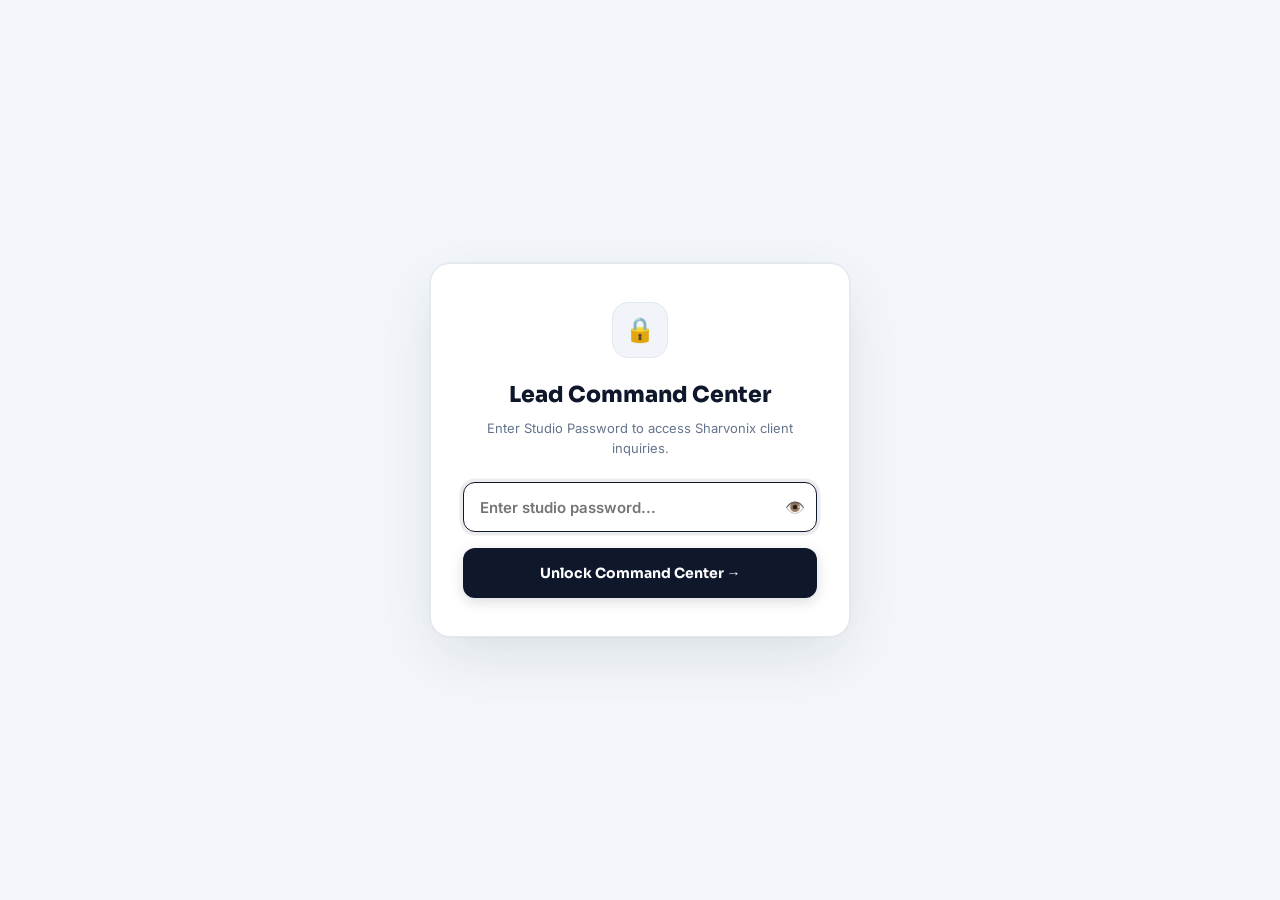
<file: admin/index.html>
<!DOCTYPE html>
<html lang="en">

<head>
  <meta charset="UTF-8">
  <meta name="viewport" content="width=device-width, initial-scale=1.0">
  <title>Sharvonix — Lead Command Center</title>
  <link rel="icon" type="image/png" href="../favicon.png">
  <link rel="icon" href="../favicon.ico">
  <link rel="preconnect" href="https://fonts.googleapis.com">
  <link rel="preconnect" href="https://fonts.gstatic.com" crossorigin>
  <link
    href="https://fonts.googleapis.com/css2?family=Sora:wght@400;600;700;800&family=Inter:wght@400;500;600;700&family=JetBrains+Mono:wght@400;600&display=swap"
    rel="stylesheet">

  <style>
    :root {
      --bg-dark: #F8FAFC;
      --bg-surface: #FFFFFF;
      --bg-card: #FFFFFF;
      --bg-card-hover: #F1F5F9;
      --border-subtle: #E2E8F0;
      --border-accent: #CBD5E1;
      --text-main: #0F172A;
      --text-muted: #64748B;
      --accent-charcoal: #0F172A;
      --accent-slate: #1E293B;
      --accent-gold: #B45309;
      --accent-green: #16A34A;
      --accent-yellow: #D97706;
      --accent-red: #DC2626;
      --font-heading: 'Sora', sans-serif;
      --font-body: 'Inter', sans-serif;
      --font-mono: 'JetBrains Mono', monospace;
    }

    * {
      margin: 0;
      padding: 0;
      box-sizing: border-box;
    }

    body {
      background-color: var(--bg-dark);
      color: var(--text-main);
      font-family: var(--font-body);
      min-height: 100vh;
      overflow-x: hidden;
      line-height: 1.5;
    }

    /* Ambient Subtle Background */
    .bg-glow {
      display: none;
    }

    /* Password Protection Modal */
    #authOverlay {
      position: fixed;
      inset: 0;
      background: rgba(241, 245, 249, 0.85);
      backdrop-filter: blur(16px);
      -webkit-backdrop-filter: blur(16px);
      display: flex;
      align-items: center;
      justify-content: center;
      z-index: 9999;
      padding: 20px;
      transition: opacity 0.3s ease;
    }

    .auth-card {
      background: #FFFFFF;
      border: 1px solid var(--border-subtle);
      border-radius: 20px;
      padding: 38px 32px;
      width: 100%;
      max-width: 420px;
      text-align: center;
      box-shadow: 0 20px 60px -10px rgba(15, 23, 42, 0.12), 0 0 0 1px rgba(0, 0, 0, 0.03);
      animation: modalSlide 0.3s cubic-bezier(0.16, 1, 0.3, 1);
    }

    @keyframes modalSlide {
      from { opacity: 0; transform: translateY(15px) scale(0.96); }
      to { opacity: 1; transform: translateY(0) scale(1); }
    }

    .auth-icon-wrap {
      width: 56px;
      height: 56px;
      border-radius: 16px;
      background: #F1F5F9;
      border: 1px solid #E2E8F0;
      color: var(--text-main);
      display: flex;
      align-items: center;
      justify-content: center;
      font-size: 24px;
      margin: 0 auto 20px;
    }

    .auth-title {
      font-family: var(--font-heading);
      font-size: 22px;
      font-weight: 800;
      color: var(--text-main);
      margin-bottom: 8px;
    }

    .auth-desc {
      font-size: 13px;
      color: var(--text-muted);
      margin-bottom: 24px;
      line-height: 1.5;
    }

    .pin-input {
      width: 100%;
      height: 50px;
      background: #F8FAFC;
      border: 1.5px solid #CBD5E1;
      border-radius: 12px;
      color: var(--text-main);
      font-family: var(--font-body);
      font-size: 15px;
      font-weight: 600;
      text-align: left;
      padding: 0 44px 0 16px;
      outline: none;
      margin-bottom: 0;
      transition: all 0.2s ease;
    }

    .pin-input:focus {
      border-color: var(--accent-charcoal);
      box-shadow: 0 0 0 3.5px rgba(15, 23, 42, 0.08);
      background: #FFFFFF;
    }

    .pin-submit-btn {
      width: 100%;
      height: 50px;
      background: var(--accent-charcoal);
      border: none;
      border-radius: 12px;
      color: #FFFFFF;
      font-family: var(--font-heading);
      font-size: 14px;
      font-weight: 700;
      cursor: pointer;
      box-shadow: 0 4px 14px rgba(15, 23, 42, 0.15);
      transition: transform 0.2s ease, box-shadow 0.2s ease, background 0.2s ease;
    }

    .pin-submit-btn:hover {
      transform: translateY(-1px);
      background: var(--accent-slate);
      box-shadow: 0 8px 24px rgba(15, 23, 42, 0.25);
    }

    .pin-error {
      color: var(--accent-red);
      font-size: 13px;
      font-weight: 600;
      margin-top: 12px;
      display: none;
      animation: shake 0.3s ease;
    }

    @keyframes shake {
      0%, 100% { transform: translateX(0); }
      20%, 60% { transform: translateX(-6px); }
      40%, 80% { transform: translateX(6px); }
    }

    /* Main Dashboard Layout */
    .dashboard-container {
      max-width: 1280px;
      margin: 0 auto;
      padding: 36px 24px 80px;
      position: relative;
      z-index: 1;
    }

    /* Header Nav */
    .admin-nav {
      display: flex;
      align-items: center;
      justify-content: space-between;
      margin-bottom: 36px;
      padding-bottom: 24px;
      border-bottom: 1px solid var(--border-subtle);
      flex-wrap: wrap;
      gap: 16px;
    }

    .nav-left {
      display: flex;
      align-items: center;
      gap: 14px;
    }

    .brand-icon {
      width: 44px;
      height: 44px;
      border-radius: 12px;
      background: #FFFFFF;
      border: 1px solid var(--border-subtle);
      padding: 6px;
      object-fit: contain;
      box-shadow: 0 2px 8px rgba(0, 0, 0, 0.04);
    }

    .brand-info h1 {
      font-family: var(--font-heading);
      font-size: 21px;
      font-weight: 800;
      color: var(--text-main);
      letter-spacing: -0.02em;
    }

    .brand-info p {
      font-size: 12px;
      color: var(--text-muted);
      display: flex;
      align-items: center;
      gap: 6px;
      font-weight: 500;
    }

    .status-dot {
      width: 8px;
      height: 8px;
      border-radius: 50%;
      background: var(--accent-green);
      display: inline-block;
      box-shadow: 0 0 6px rgba(22, 163, 74, 0.4);
    }

    .nav-actions {
      display: flex;
      align-items: center;
      gap: 10px;
    }

    .btn-secondary {
      background: #FFFFFF;
      border: 1px solid var(--border-subtle);
      color: var(--text-main);
      font-size: 13px;
      font-weight: 600;
      padding: 9px 16px;
      border-radius: 10px;
      cursor: pointer;
      text-decoration: none;
      display: inline-flex;
      align-items: center;
      gap: 6px;
      box-shadow: 0 1px 3px rgba(0, 0, 0, 0.03);
      transition: all 0.2s ease;
    }

    .btn-secondary:hover {
      background: #F8FAFC;
      border-color: #CBD5E1;
      transform: translateY(-1px);
    }

    /* Stats Grid */
    .stats-grid {
      display: grid;
      grid-template-columns: repeat(auto-fit, minmax(220px, 1fr));
      gap: 20px;
      margin-bottom: 36px;
    }

    .stat-card {
      background: #FFFFFF;
      border: 1px solid var(--border-subtle);
      border-radius: 16px;
      padding: 24px 22px;
      display: flex;
      flex-direction: column;
      justify-content: space-between;
      box-shadow: 0 4px 16px -4px rgba(15, 23, 42, 0.04);
      transition: transform 0.2s ease, box-shadow 0.2s ease;
    }

    .stat-card:hover {
      transform: translateY(-2px);
      box-shadow: 0 8px 24px -4px rgba(15, 23, 42, 0.08);
      border-color: #CBD5E1;
    }

    .stat-top {
      display: flex;
      align-items: center;
      justify-content: space-between;
      color: var(--text-muted);
      font-size: 11px;
      font-family: var(--font-mono);
      text-transform: uppercase;
      letter-spacing: 0.08em;
      font-weight: 700;
      margin-bottom: 12px;
    }

    .stat-icon {
      font-size: 18px;
    }

    .stat-val {
      font-family: var(--font-heading);
      font-size: 32px;
      font-weight: 800;
      color: var(--text-main);
      letter-spacing: -0.02em;
    }

    .stat-sub {
      font-size: 12px;
      color: var(--text-muted);
      margin-top: 4px;
      font-weight: 500;
    }

    /* Controls Bar */
    .controls-bar {
      display: flex;
      align-items: center;
      justify-content: space-between;
      gap: 16px;
      margin-bottom: 24px;
      flex-wrap: wrap;
    }

    .search-box {
      position: relative;
      flex: 1;
      min-width: 260px;
    }

    .search-input {
      width: 100%;
      height: 46px;
      background: #FFFFFF;
      border: 1.5px solid var(--border-subtle);
      border-radius: 12px;
      padding: 0 16px 0 42px;
      color: var(--text-main);
      font-size: 14px;
      font-weight: 500;
      outline: none;
      box-shadow: 0 1px 3px rgba(0, 0, 0, 0.02);
      transition: all 0.2s ease;
    }

    .search-input::placeholder {
      color: #94A3B8;
    }

    .search-input:focus {
      border-color: var(--accent-charcoal);
      box-shadow: 0 0 0 3px rgba(15, 23, 42, 0.08);
    }

    .search-icon {
      position: absolute;
      left: 14px;
      top: 50%;
      transform: translateY(-50%);
      color: var(--text-muted);
      font-size: 15px;
    }

    .filter-group {
      display: flex;
      align-items: center;
      gap: 10px;
      flex-wrap: wrap;
    }

    .filter-select {
      height: 46px;
      background: #FFFFFF;
      border: 1.5px solid var(--border-subtle);
      border-radius: 12px;
      padding: 0 16px;
      color: var(--text-main);
      font-size: 13px;
      font-weight: 600;
      outline: none;
      cursor: pointer;
      box-shadow: 0 1px 3px rgba(0, 0, 0, 0.02);
      transition: all 0.2s ease;
    }

    .filter-select:focus {
      border-color: var(--accent-charcoal);
    }

    .filter-select option {
      background: #FFFFFF;
      color: var(--text-main);
    }

    /* Leads Table Container */
    .leads-panel {
      background: #FFFFFF;
      border: 1px solid var(--border-subtle);
      border-radius: 18px;
      overflow: hidden;
      box-shadow: 0 8px 30px rgba(15, 23, 42, 0.04);
    }

    .panel-header {
      padding: 22px 26px;
      border-bottom: 1px solid var(--border-subtle);
      display: flex;
      align-items: center;
      justify-content: space-between;
      background: #FFFFFF;
    }

    .panel-header h2 {
      font-family: var(--font-heading);
      font-size: 18px;
      font-weight: 800;
      color: var(--text-main);
    }

    .leads-count-badge {
      font-family: var(--font-mono);
      font-size: 12px;
      font-weight: 700;
      padding: 4px 12px;
      background: #F1F5F9;
      border: 1px solid #E2E8F0;
      color: var(--text-main);
      border-radius: 9999px;
    }

    /* Responsive Table Styles */
    .table-wrap {
      width: 100%;
      overflow-x: auto;
    }

    table {
      width: 100%;
      border-collapse: collapse;
      text-align: left;
      font-size: 14px;
    }

    thead th {
      background: #F8FAFC;
      color: #475569;
      font-family: var(--font-mono);
      font-size: 11px;
      text-transform: uppercase;
      letter-spacing: 0.08em;
      font-weight: 700;
      padding: 14px 22px;
      border-bottom: 1px solid var(--border-subtle);
      white-space: nowrap;
    }

    tbody td {
      padding: 18px 22px;
      border-bottom: 1px solid #F1F5F9;
      vertical-align: middle;
      color: var(--text-main);
    }

    tbody tr {
      transition: background 0.15s ease;
    }

    tbody tr:hover {
      background: #F8FAFC;
    }

    /* Client Info */
    .client-cell {
      display: flex;
      align-items: center;
      gap: 12px;
    }

    .client-avatar {
      width: 38px;
      height: 38px;
      border-radius: 50%;
      background: #F1F5F9;
      border: 1.5px solid #CBD5E1;
      color: #1E293B;
      display: flex;
      align-items: center;
      justify-content: center;
      font-weight: 800;
      font-size: 14px;
      flex-shrink: 0;
    }

    .client-name {
      font-weight: 700;
      color: var(--text-main);
    }

    .client-email {
      font-size: 12px;
      color: var(--text-muted);
    }

    /* Plan & Status Badges */
    .badge {
      display: inline-flex;
      align-items: center;
      gap: 5px;
      padding: 4px 10px;
      border-radius: 9999px;
      font-size: 11px;
      font-weight: 700;
      white-space: nowrap;
    }

    .badge-starter {
      background: #F1F5F9;
      border: 1px solid #CBD5E1;
      color: #475569;
    }

    .badge-business {
      background: #FEF3C7;
      border: 1px solid #FCD34D;
      color: #92400E;
    }

    .badge-growth {
      background: #E0F2FE;
      border: 1px solid #BAE6FD;
      color: #0369A1;
    }

    .status-select {
      background: #FFFFFF;
      border: 1.5px solid #CBD5E1;
      border-radius: 8px;
      font-size: 12px;
      font-weight: 700;
      padding: 5px 10px;
      outline: none;
      cursor: pointer;
    }

    .status-select.status-new {
      color: #0284C7;
      border-color: #38BDF8;
      background: #F0F9FF;
    }

    .status-select.status-contacted {
      color: #B45309;
      border-color: #FBBF24;
      background: #FFFBEB;
    }

    .status-select.status-converted {
      color: #15803D;
      border-color: #4ADE80;
      background: #F0FDF4;
    }

    /* Action Buttons */
    .action-group {
      display: flex;
      align-items: center;
      gap: 8px;
    }

    .btn-whatsapp {
      background: #25D366;
      color: #000000;
      border: none;
      font-weight: 800;
      font-size: 12px;
      padding: 8px 14px;
      border-radius: 8px;
      cursor: pointer;
      display: inline-flex;
      align-items: center;
      gap: 6px;
      text-decoration: none;
      box-shadow: 0 2px 8px rgba(37, 211, 102, 0.3);
      transition: transform 0.15s ease, opacity 0.15s ease;
      white-space: nowrap;
    }

    .btn-whatsapp:hover {
      transform: translateY(-1px);
      opacity: 0.94;
    }

    .btn-delete {
      background: #FEF2F2;
      border: 1px solid #FECACA;
      color: var(--accent-red);
      width: 32px;
      height: 32px;
      border-radius: 8px;
      display: flex;
      align-items: center;
      justify-content: center;
      cursor: pointer;
      transition: background 0.15s ease;
    }

    .btn-delete:hover {
      background: #FEE2E2;
      border-color: #FCA5A5;
    }

    .message-snippet {
      max-width: 240px;
      white-space: nowrap;
      overflow: hidden;
      text-overflow: ellipsis;
      font-size: 13px;
      color: #334155;
      cursor: pointer;
    }

    .message-snippet:hover {
      text-decoration: underline;
      color: var(--text-main);
    }

    .date-cell {
      font-family: var(--font-mono);
      font-size: 12px;
      color: var(--text-muted);
      white-space: nowrap;
    }

    /* Empty state */
    .empty-state {
      padding: 64px 20px;
      text-align: center;
      color: var(--text-muted);
    }

    .empty-state-icon {
      font-size: 40px;
      margin-bottom: 12px;
    }

    /* Modal for Full Message Details */
    #detailModal {
      position: fixed;
      inset: 0;
      background: rgba(15, 23, 42, 0.5);
      backdrop-filter: blur(12px);
      display: none;
      align-items: center;
      justify-content: center;
      z-index: 9998;
      padding: 20px;
    }

    .detail-card {
      background: #FFFFFF;
      border: 1px solid var(--border-subtle);
      border-radius: 18px;
      padding: 32px 28px;
      width: 100%;
      max-width: 520px;
      box-shadow: 0 24px 60px rgba(15, 23, 42, 0.15);
      color: var(--text-main);
    }

    .detail-header {
      display: flex;
      align-items: center;
      justify-content: space-between;
      margin-bottom: 18px;
      padding-bottom: 14px;
      border-bottom: 1px solid var(--border-subtle);
    }

    .detail-header h3 {
      font-family: var(--font-heading);
      font-size: 18px;
      font-weight: 800;
      color: var(--text-main);
    }

    .close-btn {
      background: #F1F5F9;
      border: none;
      color: var(--text-muted);
      width: 32px;
      height: 32px;
      border-radius: 50%;
      display: flex;
      align-items: center;
      justify-content: center;
      font-size: 16px;
      cursor: pointer;
    }

    .close-btn:hover {
      background: #E2E8F0;
      color: var(--text-main);
    }

    .detail-body p {
      margin-bottom: 12px;
      font-size: 14px;
      line-height: 1.6;
      color: var(--text-main);
    }

    .detail-body strong {
      color: #475569;
      display: inline-block;
      width: 110px;
      font-size: 12px;
      text-transform: uppercase;
      font-family: var(--font-mono);
    }

    .detail-message-box {
      margin-top: 14px;
      background: #F8FAFC;
      border: 1px solid var(--border-subtle);
      border-radius: 10px;
      padding: 14px;
      font-size: 14px;
      color: var(--text-main);
      white-space: pre-wrap;
      max-height: 220px;
      overflow-y: auto;
    }

    /* Mobile Responsive Card Layout */
    @media (max-width: 860px) {
      .dashboard-container {
        padding: 20px 14px 60px;
      }
      .admin-nav {
        flex-direction: column;
        align-items: flex-start;
      }
      .nav-actions {
        width: 100%;
        justify-content: space-between;
      }
      .stats-grid {
        grid-template-columns: 1fr 1fr;
      }
      .controls-bar {
        flex-direction: column;
        align-items: stretch;
      }
      .search-box {
        width: 100%;
      }
      .filter-group {
        width: 100%;
        justify-content: space-between;
      }
      .filter-select {
        flex: 1;
      }
    }
  </style>
</head>

<body>
  <div class="bg-glow"></div>

  <!-- PASSWORD AUTHENTICATION OVERLAY -->
  <div id="authOverlay">
    <div class="auth-card">
      <div class="auth-icon-wrap">🔒</div>
      <h2 class="auth-title">Lead Command Center</h2>
      <p class="auth-desc">Enter Studio Password to access Sharvonix client inquiries.</p>
      <form onsubmit="verifyPin(event)">
        <div style="position:relative; margin-bottom:16px;">
          <input type="password" id="pinInput" class="pin-input" placeholder="Enter studio password..." autofocus required>
          <button type="button" onclick="togglePasswordVisibility()" style="position:absolute; right:12px; top:50%; transform:translateY(-50%); background:none; border:none; color:var(--text-muted); cursor:pointer; font-size:16px;" title="Show/Hide Password">👁️</button>
        </div>
        <button type="submit" class="pin-submit-btn">Unlock Command Center →</button>
      </form>
      <div id="pinError" class="pin-error">Incorrect password. Access denied.</div>
    </div>
  </div>

  <!-- MAIN DASHBOARD CONTENT -->
  <main class="dashboard-container" id="dashboardContent" style="display:none;">

    <!-- TOP HEADER -->
    <header class="admin-nav">
      <div class="nav-left">
        <img src="../images/sharvonix-logo-mark.png" alt="Sharvonix Logo" class="brand-icon">
        <div class="brand-info">
          <h1>Sharvonix Leads</h1>
          <p>
            <span class="status-dot"></span>
            <span id="connectionMode">Live Database Sync</span>
          </p>
        </div>
       <div class="nav-actions">
        <button class="btn-secondary" onclick="openDbSettingsModal()" title="Configure Supabase Keys" style="border-color:#CBD5E1; color:#0F172A; font-weight:700;">
          ⚡ Supabase Keys
        </button>
        <button class="btn-secondary" onclick="fetchLeads(true)">
          🔄 Refresh
        </button>
        <a href="../index.html" class="btn-secondary">
          ← View Website
        </a>
        <button class="btn-secondary" onclick="logoutAdmin()" style="color:var(--accent-red); border-color:#FECACA; background:#FEF2F2;">
          🔒 Lock
        </button>
      </div>
    </header>

    <!-- STATS SUMMARY -->
    <section class="stats-grid">
      <div class="stat-card">
        <div class="stat-top">
          <span>Total Inquiries</span>
          <span class="stat-icon">📊</span>
        </div>
        <div class="stat-val" id="statTotal">0</div>
        <div class="stat-sub">All-time recorded leads</div>
      </div>

      <div class="stat-card">
        <div class="stat-top">
          <span>New Today</span>
          <span class="stat-icon">⚡</span>
        </div>
        <div class="stat-val" style="color:#0284C7;" id="statToday">0</div>
        <div class="stat-sub">Awaiting initial WhatsApp reply</div>
      </div>

      <div class="stat-card">
        <div class="stat-top">
          <span>Top Plan</span>
          <span class="stat-icon">🏆</span>
        </div>
        <div class="stat-val" style="font-size:20px; color:#B45309;" id="statTopPlan">—</div>
        <div class="stat-sub" id="statTopPlanCount">Highest interest package</div>
      </div>

      <div class="stat-card">
        <div class="stat-top">
          <span>Converted</span>
          <span class="stat-icon">🎉</span>
        </div>
        <div class="stat-val" style="color:#16A34A;" id="statConverted">0</div>
        <div class="stat-sub">Signed & in development</div>
      </div>
    </section>

    <!-- CONTROLS & FILTERS -->
    <section class="controls-bar">
      <div class="search-box">
        <span class="search-icon">🔍</span>
        <input type="text" id="searchInput" class="search-input" placeholder="Search by name, phone, email, or details..." oninput="filterAndRender()">
      </div>

      <div class="filter-group">
        <select id="statusFilter" class="filter-select" onchange="filterAndRender()">
          <option value="ALL">All Statuses</option>
          <option value="New">Status: New</option>
          <option value="Contacted">Status: Contacted</option>
          <option value="Converted">Status: Converted</option>
        </select>

        <select id="planFilter" class="filter-select" onchange="filterAndRender()">
          <option value="ALL">All Packages</option>
          <option value="Starter">Starter Plan</option>
          <option value="Business">Business Plan</option>
          <option value="Growth">Growth Plan</option>
          <option value="Custom">Custom Inquiry</option>
        </select>
      </div>
    </section>

    <!-- LEADS TABLE PANEL -->
    <section class="leads-panel">
      <div class="panel-header">
        <h2>Client Inquiries</h2>
        <span class="leads-count-badge" id="leadsCountBadge">0 Leads</span>
      </div>
      <div class="table-wrap">
        <table id="leadsTable">
          <thead>
            <tr>
              <th>Client</th>
              <th>Contact Info</th>
              <th>Selected Plan</th>
              <th>Date</th>
              <th>Status</th>
              <th>Message Brief</th>
              <th style="text-align: right;">Action</th>
            </tr>
          </thead>
          <tbody id="leadsTableBody">
            <!-- Dynamic Rows Injected by JS -->
          </tbody>
        </table>
      </div>
      <div id="emptyState" class="empty-state" style="display:none;">
        <div class="empty-state-icon">📭</div>
        <h3>No inquiries match your filter.</h3>
        <p style="font-size:13px; margin-top:4px;">Inquiries submitted through the website form will appear here in real-time.</p>
      </div>
    </section>
  </main>

  <!-- MODAL FOR FULL MESSAGE DETAILS -->
  <div id="detailModal" onclick="closeDetailModal(event)">
    <div class="detail-card" onclick="event.stopPropagation()">
      <div class="detail-header">
        <h3 id="modalClientName">Client Details</h3>
        <button class="close-btn" onclick="closeDetailModal()">✕</button>
      </div>
      <div class="detail-body">
        <p><strong>Email:</strong> <span id="modalEmail">—</span></p>
        <p><strong>WhatsApp:</strong> <span id="modalPhone">—</span></p>
        <p><strong>Service:</strong> <span id="modalPlan">—</span></p>
        <p><strong>Date:</strong> <span id="modalDate">—</span></p>
        <p><strong>Status:</strong> <span id="modalStatus">—</span></p>
        <p style="margin-top:14px; margin-bottom:4px;"><strong>Project Brief:</strong></p>
        <div class="detail-message-box" id="modalMessage">No message provided.</div>
        <div style="margin-top:20px; display:flex; justify-content:flex-end; gap:10px;">
          <a id="modalWaBtn" href="#" target="_blank" class="btn-whatsapp">Chat on WhatsApp ↗</a>
          <button onclick="closeDetailModal()" class="btn-secondary">Close</button>
        </div>
      </div>
    </div>
  </div>

  <!-- DATABASE / SUPABASE SETTINGS MODAL -->
  <div id="dbSettingsModal" style="display:none; position:fixed; inset:0; background:rgba(15,23,42,0.5); backdrop-filter:blur(12px); z-index:9998; align-items:center; justify-content:center; padding:20px;" onclick="closeDbSettingsModal(event)">
    <div class="detail-card" onclick="event.stopPropagation()" style="max-width:480px;">
      <div class="detail-header">
        <h3>Database & Supabase Keys</h3>
        <button class="close-btn" onclick="closeDbSettingsModal()">✕</button>
      </div>
      <div class="detail-body">
        <p style="font-size:13px; color:var(--text-muted); margin-bottom:16px;">
          Connect your live Supabase database. You can find these in your <a href="https://supabase.com/dashboard" target="_blank" style="color:#0F172A; font-weight:600; text-decoration:underline;">Supabase Dashboard → Project Settings → API</a>.
        </p>
        <div style="margin-bottom:14px;">
          <label style="display:block; font-size:12px; font-family:var(--font-mono); color:#475569; font-weight:700; margin-bottom:6px; text-transform:uppercase;">Supabase Project URL</label>
          <input type="text" id="supabaseUrlInput" placeholder="https://xyzcompany.supabase.co" style="width:100%; height:44px; background:#F8FAFC; border:1.5px solid #CBD5E1; border-radius:10px; padding:0 14px; color:#0F172A; font-size:13px; outline:none;">
        </div>
        <div style="margin-bottom:20px;">
          <label style="display:block; font-size:12px; font-family:var(--font-mono); color:#475569; font-weight:700; margin-bottom:6px; text-transform:uppercase;">Supabase anon public key</label>
          <input type="text" id="supabaseKeyInput" placeholder="eyJhbGciOiJIUzI1NiIsInR5cCI6IkpXVCJ9..." style="width:100%; height:44px; background:#F8FAFC; border:1.5px solid #CBD5E1; border-radius:10px; padding:0 14px; color:#0F172A; font-size:13px; outline:none;">
        </div>
        <div style="display:flex; gap:10px;">
          <button onclick="saveDbSettings()" class="pin-submit-btn" style="flex:1;">Save & Sync Database</button>
          <button onclick="closeDbSettingsModal()" class="btn-secondary">Cancel</button>
        </div>
      </div>
    </div>
  </div>

  <script>
    // 1. Password & Security Configuration
    // Primary Password: sharvonix@sharma (Also supports 7988 for quick mobile PIN)
    const VALID_PASSWORDS = ['sharvonix@sharma', '7988'];
    const AUTH_STORAGE_KEY = 'sharvonix_admin_auth';

    // 2. Supabase Configuration (Synced with website form and localStorage)
    const SUPABASE_CONFIG = {
      url: localStorage.getItem('sharvonix_supabase_url') || window.SHARVONIX_SUPABASE_URL || 'https://YOUR_PROJECT_ID.supabase.co',
      anonKey: localStorage.getItem('sharvonix_supabase_anon_key') || window.SHARVONIX_SUPABASE_ANON_KEY || 'YOUR_SUPABASE_ANON_KEY'
    };

    let allLeads = [];

    // Check existing session
    window.addEventListener('DOMContentLoaded', () => {
      const isAuthed = sessionStorage.getItem(AUTH_STORAGE_KEY) === 'true';
      if (isAuthed) {
        unlockDashboard();
      } else {
        document.getElementById('authOverlay').style.display = 'flex';
        document.getElementById('pinInput').focus();
      }
    });

    function togglePasswordVisibility() {
      const input = document.getElementById('pinInput');
      input.type = input.type === 'password' ? 'text' : 'password';
    }

    function verifyPin(e) {
      e.preventDefault();
      const input = document.getElementById('pinInput').value.trim();
      const customPass = localStorage.getItem('sharvonix_custom_pin');
      const isValid = VALID_PASSWORDS.includes(input) || (customPass && input === customPass);

      if (isValid) {
        sessionStorage.setItem(AUTH_STORAGE_KEY, 'true');
        unlockDashboard();
      } else {
        const errorEl = document.getElementById('pinError');
        errorEl.style.display = 'block';
        document.getElementById('pinInput').value = '';
        document.getElementById('pinInput').focus();
      }
    }

    function openDbSettingsModal() {
      document.getElementById('supabaseUrlInput').value = localStorage.getItem('sharvonix_supabase_url') || (SUPABASE_CONFIG.url.includes('YOUR_PROJECT_ID') ? '' : SUPABASE_CONFIG.url);
      document.getElementById('supabaseKeyInput').value = localStorage.getItem('sharvonix_supabase_anon_key') || (SUPABASE_CONFIG.anonKey.includes('YOUR_SUPABASE') ? '' : SUPABASE_CONFIG.anonKey);
      document.getElementById('dbSettingsModal').style.display = 'flex';
    }

    function closeDbSettingsModal() {
      document.getElementById('dbSettingsModal').style.display = 'none';
    }

    function saveDbSettings() {
      const url = document.getElementById('supabaseUrlInput').value.trim();
      const key = document.getElementById('supabaseKeyInput').value.trim();
      if (url) {
        localStorage.setItem('sharvonix_supabase_url', url);
        SUPABASE_CONFIG.url = url;
      }
      if (key) {
        localStorage.setItem('sharvonix_supabase_anon_key', key);
        SUPABASE_CONFIG.anonKey = key;
      }
      closeDbSettingsModal();
      alert('Supabase credentials saved successfully! Fetching live leads...');
      fetchLeads(true);
    }

    function unlockDashboard() {
      document.getElementById('authOverlay').style.display = 'none';
      document.getElementById('dashboardContent').style.display = 'block';
      fetchLeads();
    }

    function logoutAdmin() {
      sessionStorage.removeItem(AUTH_STORAGE_KEY);
      location.reload();
    }

    // 3. Data Fetching (Supabase + LocalStorage Fallback)
    async function fetchLeads(isManualRefresh = false) {
      const modeEl = document.getElementById('connectionMode');
      const isConfigured = SUPABASE_CONFIG.url && 
                           SUPABASE_CONFIG.anonKey && 
                           !SUPABASE_CONFIG.url.includes('YOUR_PROJECT_ID');

      let remoteLeads = [];

      if (isConfigured) {
        try {
          modeEl.innerText = 'Connecting to Supabase...';
          const res = await fetch(`${SUPABASE_CONFIG.url}/rest/v1/leads?order=created_at.desc`, {
            headers: {
              'apikey': SUPABASE_CONFIG.anonKey,
              'Authorization': `Bearer ${SUPABASE_CONFIG.anonKey}`
            }
          });
          if (res.ok) {
            remoteLeads = await res.json();
            modeEl.innerText = 'Supabase Cloud Live (Synced)';
            modeEl.previousElementSibling.style.background = '#22C55E';
          } else {
            throw new Error('Supabase response not OK');
          }
        } catch (err) {
          console.warn('Supabase fetch failed, falling back to local storage:', err);
          modeEl.innerText = 'Local Storage Backup Mode';
          modeEl.previousElementSibling.style.background = '#EAB308';
        }
      } else {
        modeEl.innerText = 'Local Offline Mode';
        modeEl.previousElementSibling.style.background = '#06B6D4';
      }

      // Read local storage leads
      let localLeads = [];
      try {
        localLeads = JSON.parse(localStorage.getItem('sharvonix_leads') || '[]');
      } catch (e) {
        localLeads = [];
      }

      // Merge and deduplicate by phone/email/created_at
      const map = new Map();
      
      // Remote first
      remoteLeads.forEach(item => {
        const key = item.id || `${item.phone}_${item.created_at}`;
        map.set(key, item);
      });

      // Local second
      localLeads.forEach(item => {
        const key = item.id || `${item.phone}_${item.created_at}`;
        if (!map.has(key)) {
          map.set(key, item);
        }
      });

      // If completely empty, insert a demo starter lead for immediate UI clarity
      if (map.size === 0) {
        map.set('demo_1', {
          id: 'demo_1',
          name: 'Priya Sharma',
          email: 'priya@chicstudio.in',
          phone: '+91 98765 43210',
          plan: 'Business Plan (₹9,999)',
          message: 'Looking for a luxury fashion catalog website with WhatsApp order booking. Fast 5-day delivery required.',
          status: 'New',
          source: 'website_form',
          created_at: new Date().toISOString()
        });
      }

      allLeads = Array.from(map.values()).sort((a, b) => new Date(b.created_at) - new Date(a.created_at));

      updateStats();
      filterAndRender();

      if (isManualRefresh) {
        alert('Leads refreshed successfully!');
      }
    }

    // 4. Stats Calculation
    function updateStats() {
      const total = allLeads.length;
      document.getElementById('statTotal').innerText = total;

      // New today
      const todayStr = new Date().toDateString();
      const todayCount = allLeads.filter(l => new Date(l.created_at).toDateString() === todayStr).length;
      document.getElementById('statToday').innerText = todayCount;

      // Converted count
      const converted = allLeads.filter(l => (l.status || '').toLowerCase() === 'converted').length;
      document.getElementById('statConverted').innerText = converted;

      // Top Plan
      const planCounts = {};
      allLeads.forEach(l => {
        const p = (l.plan || 'Other').split('(')[0].trim();
        planCounts[p] = (planCounts[p] || 0) + 1;
      });

      let topPlan = '—';
      let topCount = 0;
      for (const [plan, count] of Object.entries(planCounts)) {
        if (count > topCount) {
          topCount = count;
          topPlan = plan;
        }
      }
      document.getElementById('statTopPlan').innerText = topPlan;
      document.getElementById('statTopPlanCount').innerText = `${topCount} inquiries (${Math.round((topCount / (total || 1)) * 100)}%)`;
    }

    // 5. Filtering and Rendering
    function filterAndRender() {
      const search = document.getElementById('searchInput').value.toLowerCase().trim();
      const statusFilter = document.getElementById('statusFilter').value;
      const planFilter = document.getElementById('planFilter').value;

      const filtered = allLeads.filter(lead => {
        // Search match
        const matchesSearch = !search ||
          (lead.name && lead.name.toLowerCase().includes(search)) ||
          (lead.phone && lead.phone.toLowerCase().includes(search)) ||
          (lead.email && lead.email.toLowerCase().includes(search)) ||
          (lead.message && lead.message.toLowerCase().includes(search));

        // Status match
        const currentStatus = lead.status || 'New';
        const matchesStatus = (statusFilter === 'ALL') || (currentStatus.toLowerCase() === statusFilter.toLowerCase());

        // Plan match
        const currentPlan = lead.plan || '';
        const matchesPlan = (planFilter === 'ALL') || (currentPlan.toLowerCase().includes(planFilter.toLowerCase()));

        return matchesSearch && matchesStatus && matchesPlan;
      });

      document.getElementById('leadsCountBadge').innerText = `${filtered.length} Leads`;

      const tbody = document.getElementById('leadsTableBody');
      const emptyState = document.getElementById('emptyState');
      const table = document.getElementById('leadsTable');

      if (filtered.length === 0) {
        tbody.innerHTML = '';
        table.style.display = 'none';
        emptyState.style.display = 'block';
        return;
      }

      table.style.display = 'table';
      emptyState.style.display = 'none';

      tbody.innerHTML = filtered.map((lead, idx) => {
        const initials = (lead.name || 'C').split(' ').map(n => n[0]).join('').toUpperCase().substring(0, 2);
        const dateObj = new Date(lead.created_at);
        const formattedDate = dateObj.toLocaleDateString('en-IN', {
          day: 'numeric', month: 'short', hour: '2-digit', minute: '2-digit'
        });

        // Plan Badge
        let planBadgeClass = 'badge-starter';
        if ((lead.plan || '').includes('Business')) planBadgeClass = 'badge-business';
        if ((lead.plan || '').includes('Growth')) planBadgeClass = 'badge-growth';

        // Clean phone for WhatsApp
        const cleanPhone = (lead.phone || '').replace(/[^0-9]/g, '');
        const waPhone = cleanPhone.startsWith('91') ? cleanPhone : (cleanPhone.length === 10 ? '91' + cleanPhone : cleanPhone);
        const waText = encodeURIComponent(`Hi ${lead.name || 'there'}, this is Gargi & Shubham from Sharvonix. Following up on your inquiry for the ${lead.plan || 'website package'}!`);
        const waLink = `https://wa.me/${waPhone}?text=${waText}`;

        const status = lead.status || 'New';
        const statusClass = status.toLowerCase() === 'converted' ? 'status-converted' : (status.toLowerCase() === 'contacted' ? 'status-contacted' : 'status-new');

        return `
          <tr>
            <td>
              <div class="client-cell">
                <div class="client-avatar">${initials}</div>
                <div>
                  <div class="client-name">${escapeHtml(lead.name || 'Anonymous')}</div>
                  <div class="client-email">${escapeHtml(lead.email || 'No email')}</div>
                </div>
              </div>
            </td>
            <td>
              <a href="tel:${escapeHtml(lead.phone)}" style="color:#0F172A; text-decoration:none; font-family:var(--font-mono); font-size:13px; font-weight:700;">
                ${escapeHtml(lead.phone || '—')}
              </a>
            </td>
            <td>
              <span class="badge ${planBadgeClass}">
                ${escapeHtml((lead.plan || 'Starter').split('(')[0])}
              </span>
            </td>
            <td>
              <div class="message-snippet" onclick="showLeadDetails(${idx})" title="Click to view full message">
                "${escapeHtml(lead.message || 'No project description provided')}"
              </div>
            </td>
            <td class="date-cell">
              ${formattedDate}
            </td>
            <td>
              <select class="status-select ${statusClass}" onchange="changeStatus('${lead.id || idx}', this.value)">
                <option value="New" ${status === 'New' ? 'selected' : ''}>New</option>
                <option value="Contacted" ${status === 'Contacted' ? 'selected' : ''}>Contacted</option>
                <option value="Converted" ${status === 'Converted' ? 'selected' : ''}>Converted</option>
              </select>
            </td>
            <td>
              <div class="action-group">
                <a href="${waLink}" target="_blank" class="btn-whatsapp" title="Open direct WhatsApp conversation with client">
                  <svg viewBox="0 0 24 24" width="14" height="14" fill="currentColor">
                    <path d="M12.04 2c-5.46 0-9.91 4.45-9.91 9.91 0 1.75.46 3.45 1.32 4.95L2.05 22l5.25-1.38c1.45.79 3.08 1.21 4.74 1.21 5.46 0 9.91-4.45 9.91-9.91 0-2.65-1.03-5.14-2.9-7.01A9.82 9.82 0 0012.04 2z"/>
                  </svg>
                  Chat
                </a>
                <button class="btn-delete" onclick="deleteLead('${lead.id || idx}')" title="Delete Inquiry">
                  🗑️
                </button>
              </div>
            </td>
          </tr>
        `;
      }).join('');
    }

    // 6. Change Status
    async function changeStatus(leadId, newStatus) {
      // Find in local array
      const lead = allLeads.find(l => (l.id || '').toString() === leadId.toString());
      if (lead) {
        lead.status = newStatus;
      }

      // Update LocalStorage
      try {
        localStorage.setItem('sharvonix_leads', JSON.stringify(allLeads));
      } catch (e) {}

      // Update in Supabase if live
      const isConfigured = SUPABASE_CONFIG.url && !SUPABASE_CONFIG.url.includes('YOUR_PROJECT_ID');
      if (isConfigured && lead && lead.id && lead.id !== 'demo_1') {
        try {
          await fetch(`${SUPABASE_CONFIG.url}/rest/v1/leads?id=eq.${lead.id}`, {
            method: 'PATCH',
            headers: {
              'Content-Type': 'application/json',
              'apikey': SUPABASE_CONFIG.anonKey,
              'Authorization': `Bearer ${SUPABASE_CONFIG.anonKey}`
            },
            body: JSON.stringify({ status: newStatus })
          });
        } catch (e) {
          console.error('Failed to update status in Supabase', e);
        }
      }

      updateStats();
      filterAndRender();
    }

    // 7. Delete Lead
    async function deleteLead(leadId) {
      if (!confirm('Are you sure you want to remove this client inquiry?')) return;

      const idx = allLeads.findIndex(l => (l.id || '').toString() === leadId.toString());
      if (idx !== -1) {
        const deleted = allLeads.splice(idx, 1)[0];

        // Update local storage
        try {
          localStorage.setItem('sharvonix_leads', JSON.stringify(allLeads));
        } catch (e) {}

        // Delete from Supabase
        const isConfigured = SUPABASE_CONFIG.url && !SUPABASE_CONFIG.url.includes('YOUR_PROJECT_ID');
        if (isConfigured && deleted.id && deleted.id !== 'demo_1') {
          try {
            await fetch(`${SUPABASE_CONFIG.url}/rest/v1/leads?id=eq.${deleted.id}`, {
              method: 'DELETE',
              headers: {
                'apikey': SUPABASE_CONFIG.anonKey,
                'Authorization': `Bearer ${SUPABASE_CONFIG.anonKey}`
              }
            });
          } catch (e) {
            console.error('Failed to delete from Supabase', e);
          }
        }

        updateStats();
        filterAndRender();
      }
    }

    // 8. View Full Message Details Modal
    function showLeadDetails(idx) {
      const lead = allLeads[idx];
      if (!lead) return;

      document.getElementById('modalName').innerText = lead.name || 'Client Inquiry';
      document.getElementById('modalContent').innerHTML = `
        <p><strong>Name</strong> ${escapeHtml(lead.name || '—')}</p>
        <p><strong>Phone</strong> <a href="tel:${escapeHtml(lead.phone)}" style="color:#06B6D4;">${escapeHtml(lead.phone || '—')}</a></p>
        <p><strong>Email</strong> <a href="mailto:${escapeHtml(lead.email)}" style="color:#06B6D4;">${escapeHtml(lead.email || '—')}</a></p>
        <p><strong>Package</strong> ${escapeHtml(lead.plan || '—')}</p>
        <p><strong>Date</strong> ${new Date(lead.created_at).toLocaleString('en-IN')}</p>
        <p><strong>Status</strong> ${escapeHtml(lead.status || 'New')}</p>
        <div style="margin-top:14px; font-size:12px; font-family:var(--font-mono); color:var(--text-muted); text-transform:uppercase;">Project Message Brief</div>
        <div class="detail-message-box">${escapeHtml(lead.message || 'No project description provided.')}</div>
      `;
      document.getElementById('detailModal').style.display = 'flex';
    }

    function closeDetailModal(e) {
      document.getElementById('detailModal').style.display = 'none';
    }

    function escapeHtml(text) {
      if (!text) return '';
      return String(text)
        .replace(/&/g, '&amp;')
        .replace(/</g, '&lt;')
        .replace(/>/g, '&gt;')
        .replace(/"/g, '&quot;')
        .replace(/'/g, '&#039;');
    }
  </script>
</body>

</html>
</file>
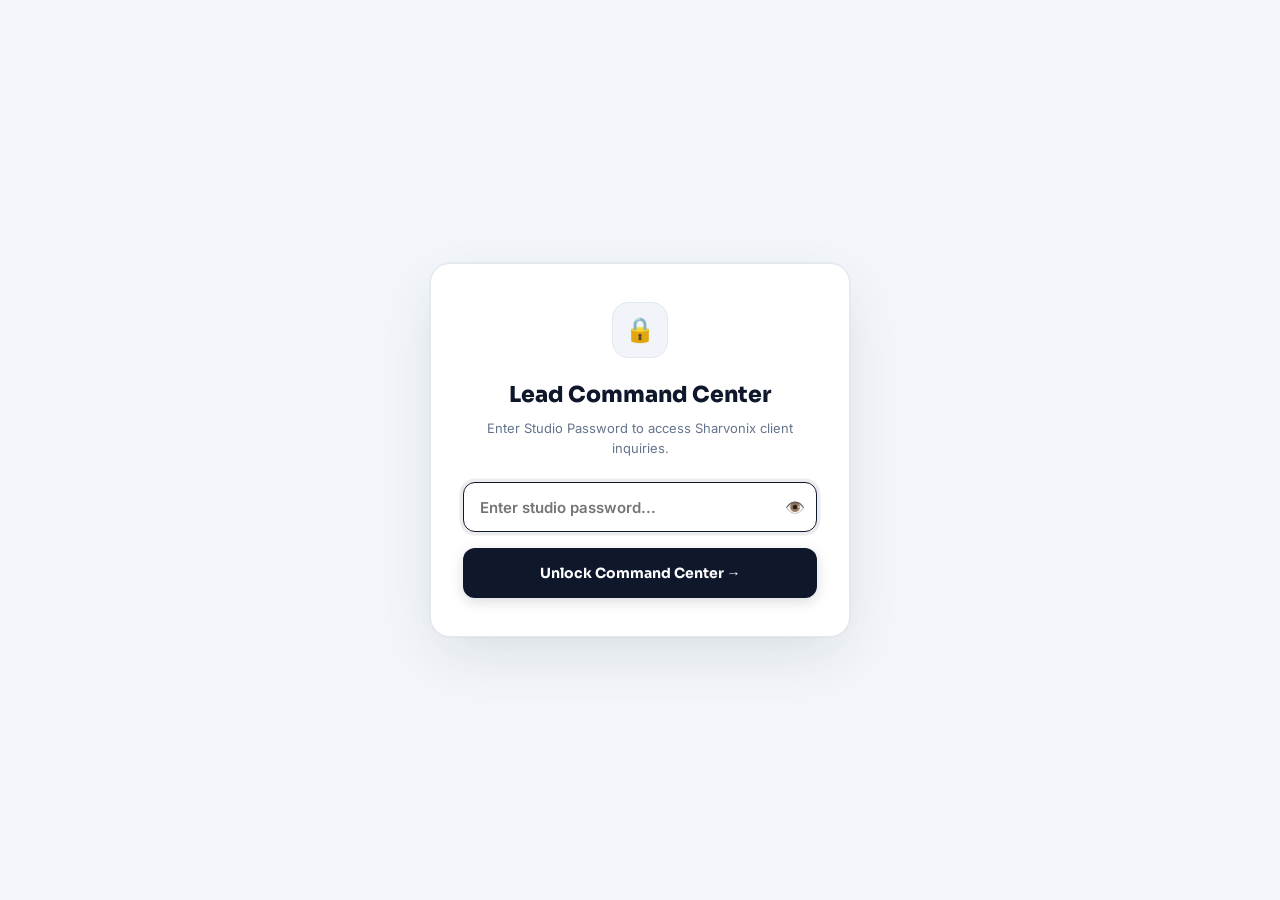
<file: admin.html>
<!DOCTYPE html>
<html lang="en">
<head>
  <meta charset="UTF-8">
  <meta http-equiv="refresh" content="0; url=admin/index.html">
  <title>Redirecting to Sharvonix Admin...</title>
  <script>
    window.location.href = "admin/index.html";
  </script>
</head>
<body style="background:#080B11; color:#fff; font-family:sans-serif; display:flex; align-items:center; justify-content:center; height:100vh; margin:0;">
  <p>Loading Sharvonix Lead Admin...</p>
</body>
</html>
</file>
